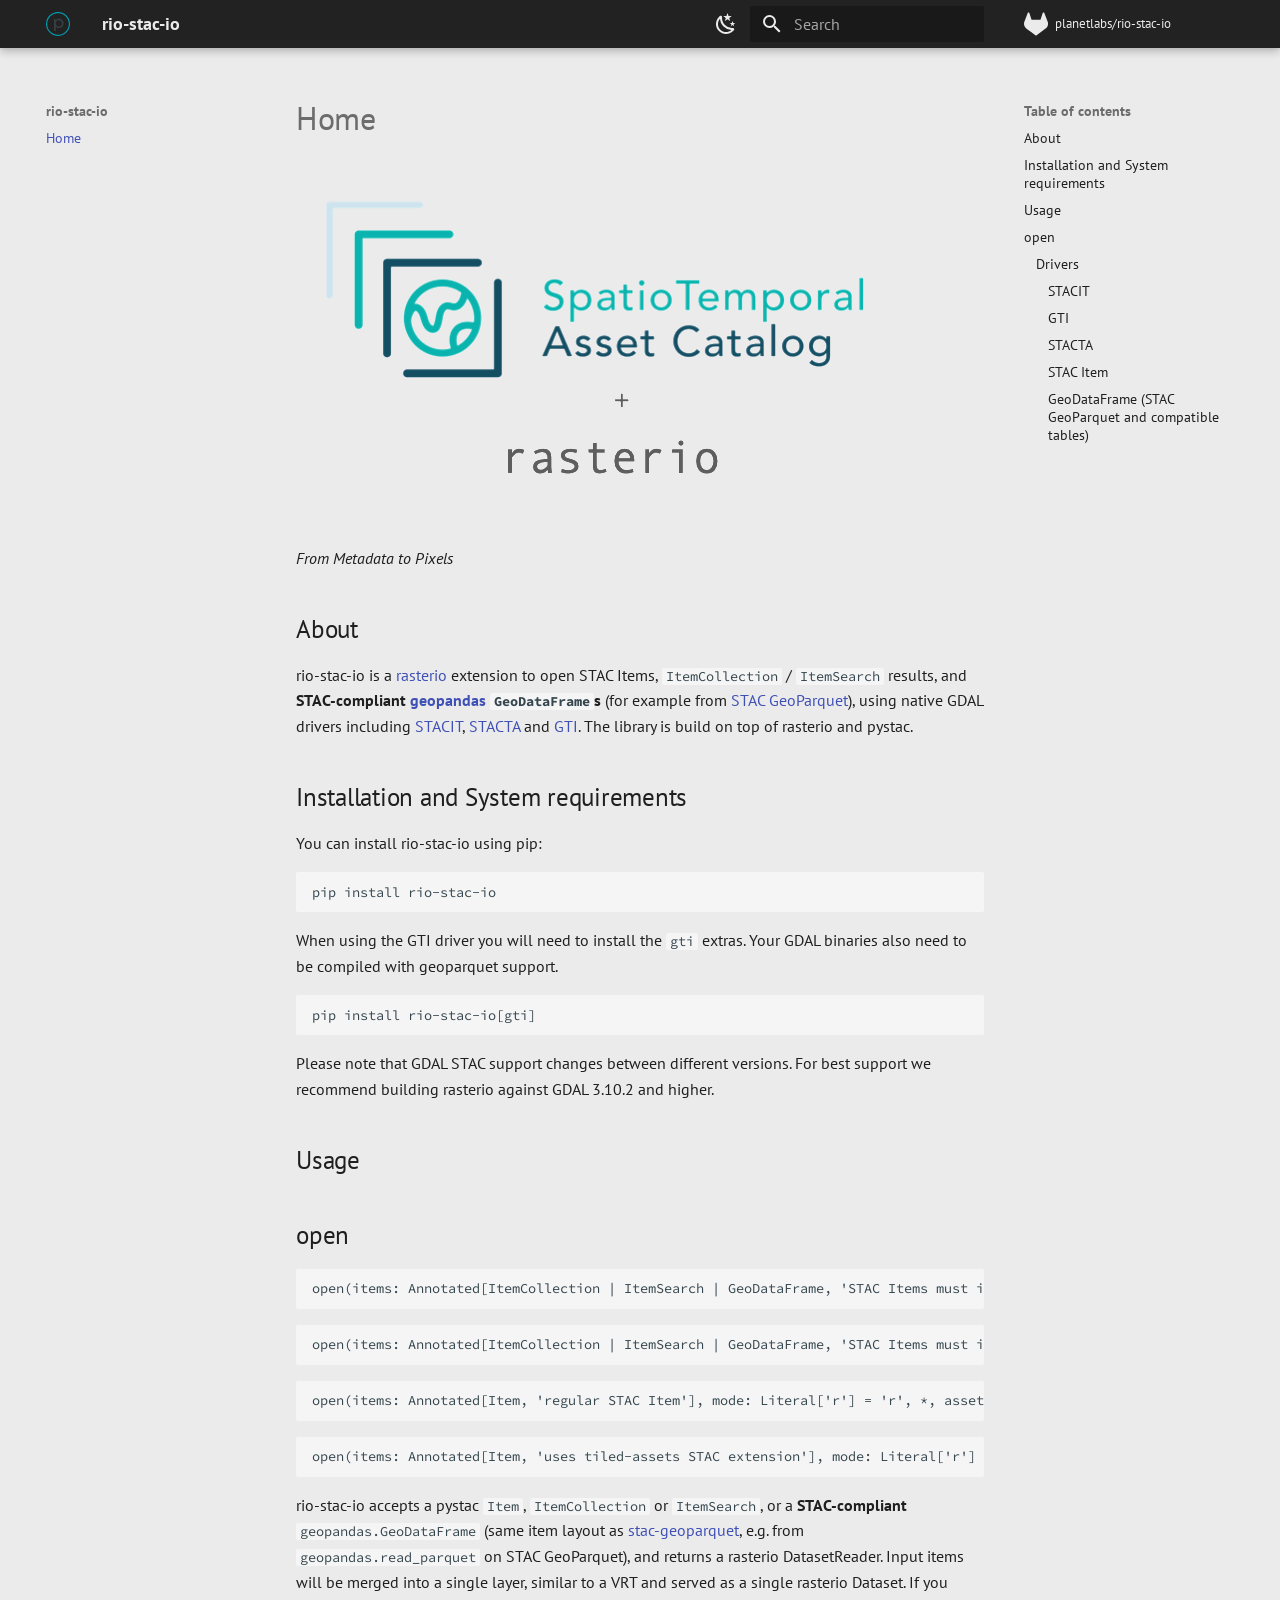
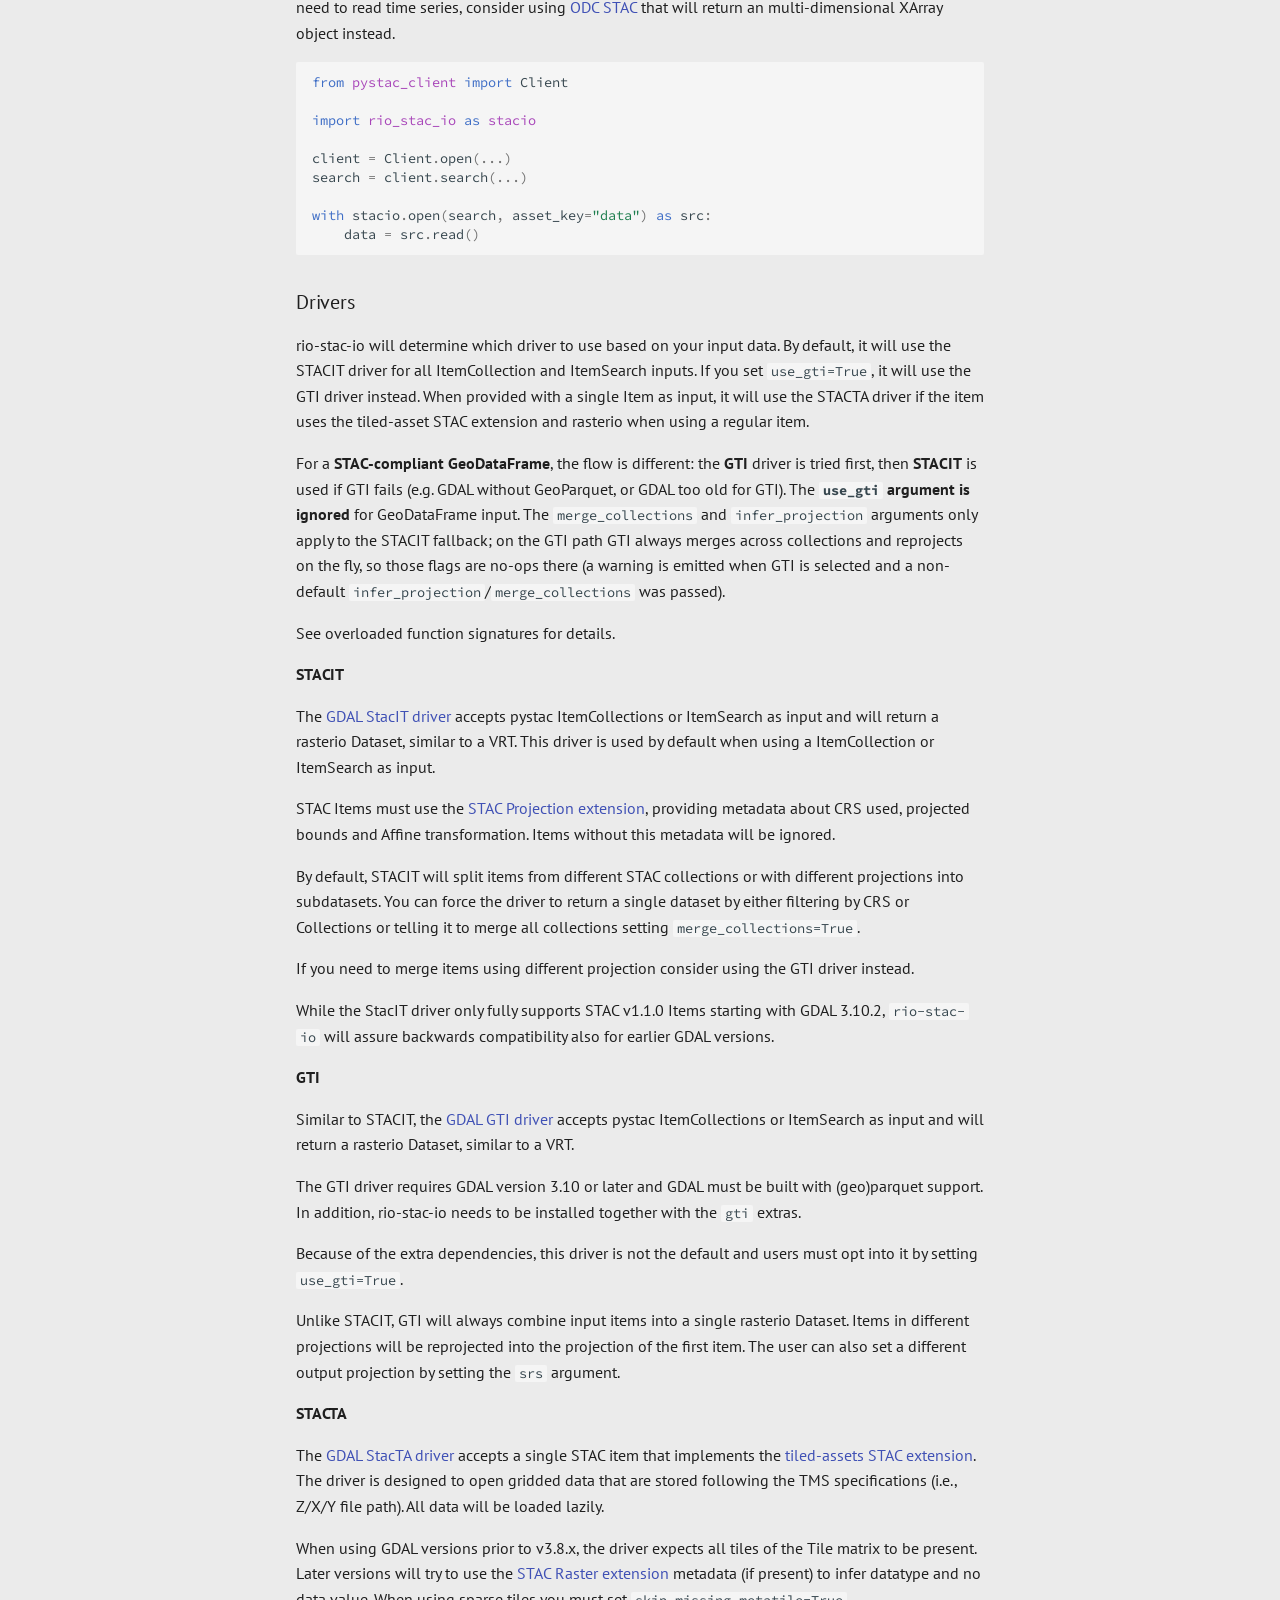
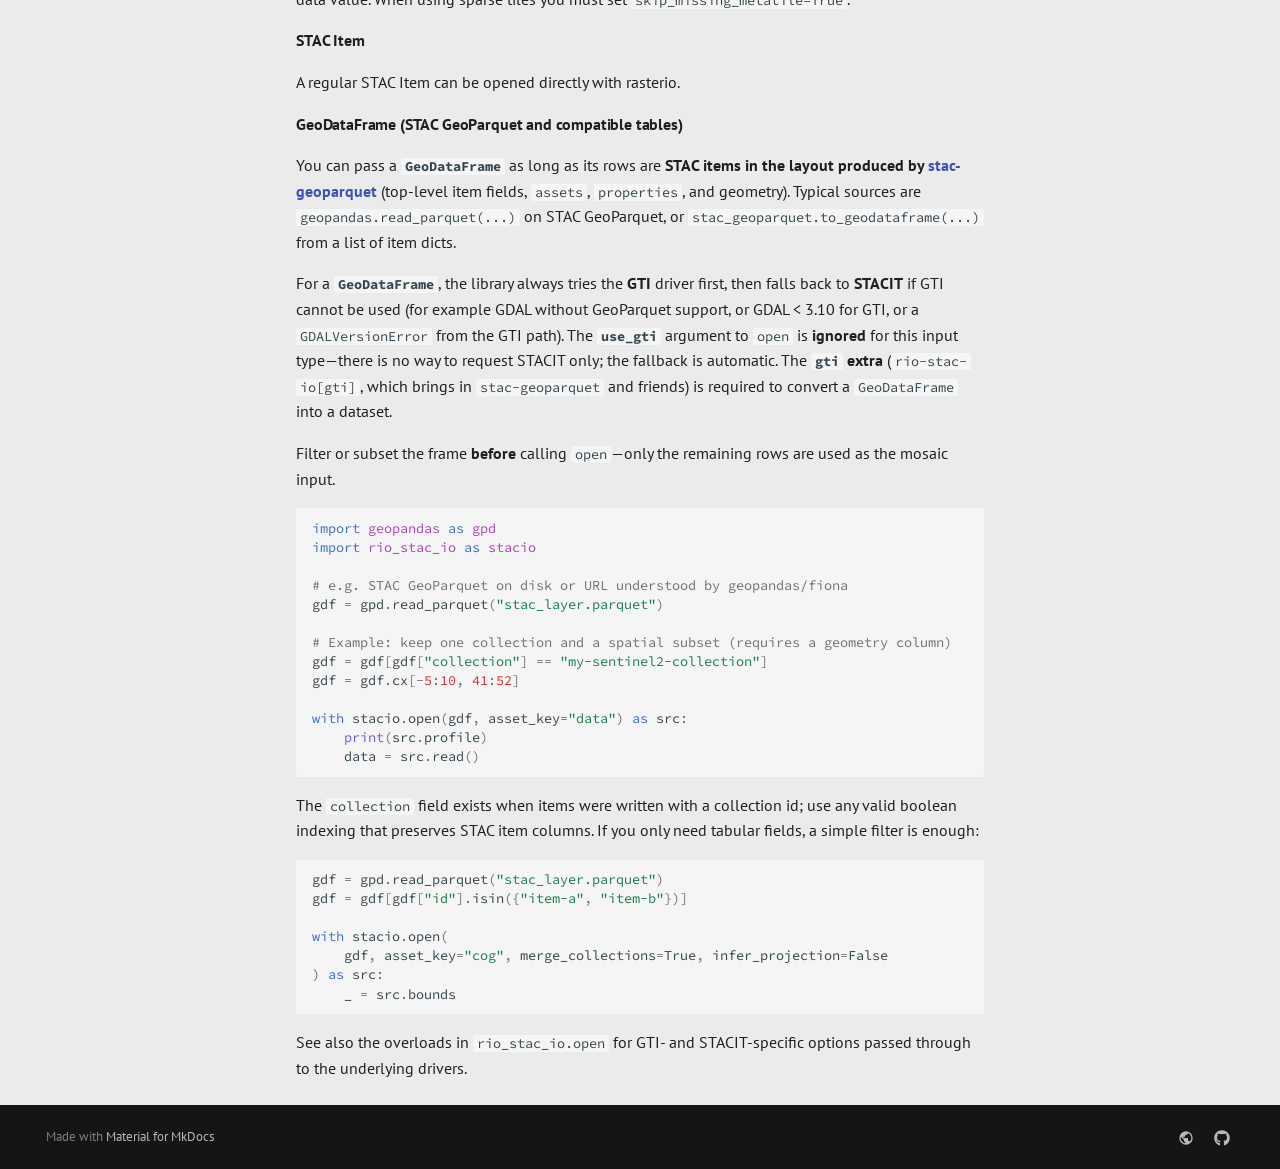
<file: index.html>
<!doctype html>
<html lang="en" class="no-js">
  <head>
    
      <meta charset="utf-8">
      <meta name="viewport" content="width=device-width,initial-scale=1">
      
      
      
        <link rel="canonical" href="https://planetlabs.github.io/rio-stac-io/">
      
      
      
      
        
      
      
      <link rel="icon" href="img/favicon.ico">
      <meta name="generator" content="mkdocs-1.6.1, mkdocs-material-9.7.7">
    
    
      
        <title>rio-stac-io</title>
      
    
    
      <link rel="stylesheet" href="assets/stylesheets/main.ec1eaa64.min.css">
      
        
        <link rel="stylesheet" href="assets/stylesheets/palette.ab4e12ef.min.css">
      
      


    
    
      
    
    
      
        
        
        <link rel="preconnect" href="https://fonts.gstatic.com" crossorigin>
        <link rel="stylesheet" href="https://fonts.googleapis.com/css?family=PT+Sans:300,300i,400,400i,700,700i%7CSource+Code+Pro:400,400i,700,700i&display=fallback">
        <style>:root{--md-text-font:"PT Sans";--md-code-font:"Source Code Pro"}</style>
      
    
    
      <link rel="stylesheet" href="assets/_mkdocstrings.css">
    
      <link rel="stylesheet" href="css/style.css">
    
    <script>__md_scope=new URL(".",location),__md_hash=e=>[...e].reduce(((e,_)=>(e<<5)-e+_.charCodeAt(0)),0),__md_get=(e,_=localStorage,t=__md_scope)=>JSON.parse(_.getItem(t.pathname+"."+e)),__md_set=(e,_,t=localStorage,a=__md_scope)=>{try{t.setItem(a.pathname+"."+e,JSON.stringify(_))}catch(e){}}</script>
    
      

    
    
  </head>
  
  
    
    
      
    
    
    
    
    <body dir="ltr" data-md-color-scheme="salo-light" data-md-color-primary="indigo" data-md-color-accent="indigo">
  
    
    <input class="md-toggle" data-md-toggle="drawer" type="checkbox" id="__drawer" autocomplete="off">
    <input class="md-toggle" data-md-toggle="search" type="checkbox" id="__search" autocomplete="off">
    <label class="md-overlay" for="__drawer"></label>
    <div data-md-component="skip">
      
        
        <a href="#about" class="md-skip">
          Skip to content
        </a>
      
    </div>
    <div data-md-component="announce">
      
    </div>
    
    
      

  

<header class="md-header md-header--shadow" data-md-component="header">
  <nav class="md-header__inner md-grid" aria-label="Header">
    <a href="." title="rio-stac-io" class="md-header__button md-logo" aria-label="rio-stac-io" data-md-component="logo">
      
  <img src="img/PL.svg" alt="logo">

    </a>
    <label class="md-header__button md-icon" for="__drawer">
      
      <svg xmlns="http://www.w3.org/2000/svg" viewBox="0 0 24 24"><path d="M3 6h18v2H3zm0 5h18v2H3zm0 5h18v2H3z"/></svg>
    </label>
    <div class="md-header__title" data-md-component="header-title">
      <div class="md-header__ellipsis">
        <div class="md-header__topic">
          <span class="md-ellipsis">
            rio-stac-io
          </span>
        </div>
        <div class="md-header__topic" data-md-component="header-topic">
          <span class="md-ellipsis">
            
              Home
            
          </span>
        </div>
      </div>
    </div>
    
      
        <form class="md-header__option" data-md-component="palette">
  
    
    
    
    <input class="md-option" data-md-color-media="(prefers-color-scheme: light)" data-md-color-scheme="salo-light" data-md-color-primary="indigo" data-md-color-accent="indigo"  aria-label="Dark mode"  type="radio" name="__palette" id="__palette_0">
    
      <label class="md-header__button md-icon" title="Dark mode" for="__palette_1" hidden>
        <svg xmlns="http://www.w3.org/2000/svg" viewBox="0 0 24 24"><path d="m17.75 4.09-2.53 1.94.91 3.06-2.63-1.81-2.63 1.81.91-3.06-2.53-1.94L12.44 4l1.06-3 1.06 3zm3.5 6.91-1.64 1.25.59 1.98-1.7-1.17-1.7 1.17.59-1.98L15.75 11l2.06-.05L18.5 9l.69 1.95zm-2.28 4.95c.83-.08 1.72 1.1 1.19 1.85-.32.45-.66.87-1.08 1.27C15.17 23 8.84 23 4.94 19.07c-3.91-3.9-3.91-10.24 0-14.14.4-.4.82-.76 1.27-1.08.75-.53 1.93.36 1.85 1.19-.27 2.86.69 5.83 2.89 8.02a9.96 9.96 0 0 0 8.02 2.89m-1.64 2.02a12.08 12.08 0 0 1-7.8-3.47c-2.17-2.19-3.33-5-3.49-7.82-2.81 3.14-2.7 7.96.31 10.98 3.02 3.01 7.84 3.12 10.98.31"/></svg>
      </label>
    
  
    
    
    
    <input class="md-option" data-md-color-media="(prefers-color-scheme: dark)" data-md-color-scheme="slate" data-md-color-primary="indigo" data-md-color-accent="indigo"  aria-label="Light mode"  type="radio" name="__palette" id="__palette_1">
    
      <label class="md-header__button md-icon" title="Light mode" for="__palette_0" hidden>
        <svg xmlns="http://www.w3.org/2000/svg" viewBox="0 0 24 24"><path d="M12 7a5 5 0 0 1 5 5 5 5 0 0 1-5 5 5 5 0 0 1-5-5 5 5 0 0 1 5-5m0 2a3 3 0 0 0-3 3 3 3 0 0 0 3 3 3 3 0 0 0 3-3 3 3 0 0 0-3-3m0-7 2.39 3.42C13.65 5.15 12.84 5 12 5s-1.65.15-2.39.42zM3.34 7l4.16-.35A7.2 7.2 0 0 0 5.94 8.5c-.44.74-.69 1.5-.83 2.29zm.02 10 1.76-3.77a7.131 7.131 0 0 0 2.38 4.14zM20.65 7l-1.77 3.79a7.02 7.02 0 0 0-2.38-4.15zm-.01 10-4.14.36c.59-.51 1.12-1.14 1.54-1.86.42-.73.69-1.5.83-2.29zM12 22l-2.41-3.44c.74.27 1.55.44 2.41.44.82 0 1.63-.17 2.37-.44z"/></svg>
      </label>
    
  
</form>
      
    
    
      <script>var palette=__md_get("__palette");if(palette&&palette.color){if("(prefers-color-scheme)"===palette.color.media){var media=matchMedia("(prefers-color-scheme: light)"),input=document.querySelector(media.matches?"[data-md-color-media='(prefers-color-scheme: light)']":"[data-md-color-media='(prefers-color-scheme: dark)']");palette.color.media=input.getAttribute("data-md-color-media"),palette.color.scheme=input.getAttribute("data-md-color-scheme"),palette.color.primary=input.getAttribute("data-md-color-primary"),palette.color.accent=input.getAttribute("data-md-color-accent")}for(var[key,value]of Object.entries(palette.color))document.body.setAttribute("data-md-color-"+key,value)}</script>
    
    
    
      
      
        <label class="md-header__button md-icon" for="__search">
          
          <svg xmlns="http://www.w3.org/2000/svg" viewBox="0 0 24 24"><path d="M9.5 3A6.5 6.5 0 0 1 16 9.5c0 1.61-.59 3.09-1.56 4.23l.27.27h.79l5 5-1.5 1.5-5-5v-.79l-.27-.27A6.52 6.52 0 0 1 9.5 16 6.5 6.5 0 0 1 3 9.5 6.5 6.5 0 0 1 9.5 3m0 2C7 5 5 7 5 9.5S7 14 9.5 14 14 12 14 9.5 12 5 9.5 5"/></svg>
        </label>
        <div class="md-search" data-md-component="search" role="dialog">
  <label class="md-search__overlay" for="__search"></label>
  <div class="md-search__inner" role="search">
    <form class="md-search__form" name="search">
      <input type="text" class="md-search__input" name="query" aria-label="Search" placeholder="Search" autocapitalize="off" autocorrect="off" autocomplete="off" spellcheck="false" data-md-component="search-query" required>
      <label class="md-search__icon md-icon" for="__search">
        
        <svg xmlns="http://www.w3.org/2000/svg" viewBox="0 0 24 24"><path d="M9.5 3A6.5 6.5 0 0 1 16 9.5c0 1.61-.59 3.09-1.56 4.23l.27.27h.79l5 5-1.5 1.5-5-5v-.79l-.27-.27A6.52 6.52 0 0 1 9.5 16 6.5 6.5 0 0 1 3 9.5 6.5 6.5 0 0 1 9.5 3m0 2C7 5 5 7 5 9.5S7 14 9.5 14 14 12 14 9.5 12 5 9.5 5"/></svg>
        
        <svg xmlns="http://www.w3.org/2000/svg" viewBox="0 0 24 24"><path d="M20 11v2H8l5.5 5.5-1.42 1.42L4.16 12l7.92-7.92L13.5 5.5 8 11z"/></svg>
      </label>
      <nav class="md-search__options" aria-label="Search">
        
        <button type="reset" class="md-search__icon md-icon" title="Clear" aria-label="Clear" tabindex="-1">
          
          <svg xmlns="http://www.w3.org/2000/svg" viewBox="0 0 24 24"><path d="M19 6.41 17.59 5 12 10.59 6.41 5 5 6.41 10.59 12 5 17.59 6.41 19 12 13.41 17.59 19 19 17.59 13.41 12z"/></svg>
        </button>
      </nav>
      
    </form>
    <div class="md-search__output">
      <div class="md-search__scrollwrap" tabindex="0" data-md-scrollfix>
        <div class="md-search-result" data-md-component="search-result">
          <div class="md-search-result__meta">
            Initializing search
          </div>
          <ol class="md-search-result__list" role="presentation"></ol>
        </div>
      </div>
    </div>
  </div>
</div>
      
    
    
      <div class="md-header__source">
        <a href="https://github.com/planetlabs/rio-stac-io" title="Go to repository" class="md-source" data-md-component="source">
  <div class="md-source__icon md-icon">
    
    <svg xmlns="http://www.w3.org/2000/svg" viewBox="0 0 512 512"><!--! Font Awesome Free 7.1.0 by @fontawesome - https://fontawesome.com License - https://fontawesome.com/license/free (Icons: CC BY 4.0, Fonts: SIL OFL 1.1, Code: MIT License) Copyright 2025 Fonticons, Inc.--><path d="m504 204.6-.7-1.8L433.6 21c-1.4-3.6-3.9-6.6-7.2-8.6-2.4-1.6-5.1-2.5-8-2.8s-5.7.1-8.4 1.1-5.1 2.7-7.1 4.8c-1.9 2.1-3.3 4.7-4.1 7.4l-47 144H161.3l-47.1-144c-.8-2.8-2.2-5.3-4.1-7.4-2-2.1-4.4-3.7-7.1-4.8-2.6-1-5.5-1.4-8.4-1.1s-5.6 1.2-8 2.8c-3.2 2-5.8 5.1-7.2 8.6L9.8 202.8l-.8 1.8c-10 26.2-11.3 55-3.5 82 7.7 26.9 24 50.7 46.4 67.6l.3.2.6.4 106 79.5c38.5 29.1 66.7 50.3 84.6 63.9 3.7 1.9 8.3 4.3 13 4.3s9.3-2.4 13-4.3c17.9-13.5 46.1-34.9 84.6-63.9l106.7-79.9.3-.3c22.4-16.9 38.7-40.6 45.6-67.5 8.6-27 7.4-55.8-2.6-82"/></svg>
  </div>
  <div class="md-source__repository">
    planetlabs/rio-stac-io
  </div>
</a>
      </div>
    
  </nav>
  
</header>
    
    <div class="md-container" data-md-component="container">
      
      
        
          
        
      
      <main class="md-main" data-md-component="main">
        <div class="md-main__inner md-grid">
          
            
              
              <div class="md-sidebar md-sidebar--primary" data-md-component="sidebar" data-md-type="navigation" >
                <div class="md-sidebar__scrollwrap">
                  <div class="md-sidebar__inner">
                    



<nav class="md-nav md-nav--primary" aria-label="Navigation" data-md-level="0">
  <label class="md-nav__title" for="__drawer">
    <a href="." title="rio-stac-io" class="md-nav__button md-logo" aria-label="rio-stac-io" data-md-component="logo">
      
  <img src="img/PL.svg" alt="logo">

    </a>
    rio-stac-io
  </label>
  
    <div class="md-nav__source">
      <a href="https://github.com/planetlabs/rio-stac-io" title="Go to repository" class="md-source" data-md-component="source">
  <div class="md-source__icon md-icon">
    
    <svg xmlns="http://www.w3.org/2000/svg" viewBox="0 0 512 512"><!--! Font Awesome Free 7.1.0 by @fontawesome - https://fontawesome.com License - https://fontawesome.com/license/free (Icons: CC BY 4.0, Fonts: SIL OFL 1.1, Code: MIT License) Copyright 2025 Fonticons, Inc.--><path d="m504 204.6-.7-1.8L433.6 21c-1.4-3.6-3.9-6.6-7.2-8.6-2.4-1.6-5.1-2.5-8-2.8s-5.7.1-8.4 1.1-5.1 2.7-7.1 4.8c-1.9 2.1-3.3 4.7-4.1 7.4l-47 144H161.3l-47.1-144c-.8-2.8-2.2-5.3-4.1-7.4-2-2.1-4.4-3.7-7.1-4.8-2.6-1-5.5-1.4-8.4-1.1s-5.6 1.2-8 2.8c-3.2 2-5.8 5.1-7.2 8.6L9.8 202.8l-.8 1.8c-10 26.2-11.3 55-3.5 82 7.7 26.9 24 50.7 46.4 67.6l.3.2.6.4 106 79.5c38.5 29.1 66.7 50.3 84.6 63.9 3.7 1.9 8.3 4.3 13 4.3s9.3-2.4 13-4.3c17.9-13.5 46.1-34.9 84.6-63.9l106.7-79.9.3-.3c22.4-16.9 38.7-40.6 45.6-67.5 8.6-27 7.4-55.8-2.6-82"/></svg>
  </div>
  <div class="md-source__repository">
    planetlabs/rio-stac-io
  </div>
</a>
    </div>
  
  <ul class="md-nav__list" data-md-scrollfix>
    
      
      
  
  
    
  
  
  
    <li class="md-nav__item md-nav__item--active">
      
      <input class="md-nav__toggle md-toggle" type="checkbox" id="__toc">
      
      
      
        <label class="md-nav__link md-nav__link--active" for="__toc">
          
  
  
  <span class="md-ellipsis">
    
  
    Home
  

    
  </span>
  
  

          <span class="md-nav__icon md-icon"></span>
        </label>
      
      <a href="." class="md-nav__link md-nav__link--active">
        
  
  
  <span class="md-ellipsis">
    
  
    Home
  

    
  </span>
  
  

      </a>
      
        

<nav class="md-nav md-nav--secondary" aria-label="Table of contents">
  
  
  
  
    <label class="md-nav__title" for="__toc">
      <span class="md-nav__icon md-icon"></span>
      Table of contents
    </label>
    <ul class="md-nav__list" data-md-component="toc" data-md-scrollfix>
      
        <li class="md-nav__item">
  <a href="#about" class="md-nav__link">
    <span class="md-ellipsis">
      
        About
      
    </span>
  </a>
  
</li>
      
        <li class="md-nav__item">
  <a href="#installation-and-system-requirements" class="md-nav__link">
    <span class="md-ellipsis">
      
        Installation and System requirements
      
    </span>
  </a>
  
</li>
      
        <li class="md-nav__item">
  <a href="#usage" class="md-nav__link">
    <span class="md-ellipsis">
      
        Usage
      
    </span>
  </a>
  
</li>
      
        <li class="md-nav__item">
  <a href="#rio_stac_io.io.open" class="md-nav__link">
    <span class="md-ellipsis">
      
        open
      
    </span>
  </a>
  
    <nav class="md-nav" aria-label="open">
      <ul class="md-nav__list">
        
          <li class="md-nav__item">
  <a href="#rio_stac_io.io.open--drivers" class="md-nav__link">
    <span class="md-ellipsis">
      
        Drivers
      
    </span>
  </a>
  
    <nav class="md-nav" aria-label="Drivers">
      <ul class="md-nav__list">
        
          <li class="md-nav__item">
  <a href="#stacit" class="md-nav__link">
    <span class="md-ellipsis">
      
        STACIT
      
    </span>
  </a>
  
</li>
        
          <li class="md-nav__item">
  <a href="#gti" class="md-nav__link">
    <span class="md-ellipsis">
      
        GTI
      
    </span>
  </a>
  
</li>
        
          <li class="md-nav__item">
  <a href="#stacta" class="md-nav__link">
    <span class="md-ellipsis">
      
        STACTA
      
    </span>
  </a>
  
</li>
        
          <li class="md-nav__item">
  <a href="#stac-item" class="md-nav__link">
    <span class="md-ellipsis">
      
        STAC Item
      
    </span>
  </a>
  
</li>
        
          <li class="md-nav__item">
  <a href="#geodataframe-stac-geoparquet-and-compatible-tables" class="md-nav__link">
    <span class="md-ellipsis">
      
        GeoDataFrame (STAC GeoParquet and compatible tables)
      
    </span>
  </a>
  
</li>
        
      </ul>
    </nav>
  
</li>
        
      </ul>
    </nav>
  
</li>
      
    </ul>
  
</nav>
      
    </li>
  

    
  </ul>
</nav>
                  </div>
                </div>
              </div>
            
            
              
              <div class="md-sidebar md-sidebar--secondary" data-md-component="sidebar" data-md-type="toc" >
                <div class="md-sidebar__scrollwrap">
                  <div class="md-sidebar__inner">
                    

<nav class="md-nav md-nav--secondary" aria-label="Table of contents">
  
  
  
  
    <label class="md-nav__title" for="__toc">
      <span class="md-nav__icon md-icon"></span>
      Table of contents
    </label>
    <ul class="md-nav__list" data-md-component="toc" data-md-scrollfix>
      
        <li class="md-nav__item">
  <a href="#about" class="md-nav__link">
    <span class="md-ellipsis">
      
        About
      
    </span>
  </a>
  
</li>
      
        <li class="md-nav__item">
  <a href="#installation-and-system-requirements" class="md-nav__link">
    <span class="md-ellipsis">
      
        Installation and System requirements
      
    </span>
  </a>
  
</li>
      
        <li class="md-nav__item">
  <a href="#usage" class="md-nav__link">
    <span class="md-ellipsis">
      
        Usage
      
    </span>
  </a>
  
</li>
      
        <li class="md-nav__item">
  <a href="#rio_stac_io.io.open" class="md-nav__link">
    <span class="md-ellipsis">
      
        open
      
    </span>
  </a>
  
    <nav class="md-nav" aria-label="open">
      <ul class="md-nav__list">
        
          <li class="md-nav__item">
  <a href="#rio_stac_io.io.open--drivers" class="md-nav__link">
    <span class="md-ellipsis">
      
        Drivers
      
    </span>
  </a>
  
    <nav class="md-nav" aria-label="Drivers">
      <ul class="md-nav__list">
        
          <li class="md-nav__item">
  <a href="#stacit" class="md-nav__link">
    <span class="md-ellipsis">
      
        STACIT
      
    </span>
  </a>
  
</li>
        
          <li class="md-nav__item">
  <a href="#gti" class="md-nav__link">
    <span class="md-ellipsis">
      
        GTI
      
    </span>
  </a>
  
</li>
        
          <li class="md-nav__item">
  <a href="#stacta" class="md-nav__link">
    <span class="md-ellipsis">
      
        STACTA
      
    </span>
  </a>
  
</li>
        
          <li class="md-nav__item">
  <a href="#stac-item" class="md-nav__link">
    <span class="md-ellipsis">
      
        STAC Item
      
    </span>
  </a>
  
</li>
        
          <li class="md-nav__item">
  <a href="#geodataframe-stac-geoparquet-and-compatible-tables" class="md-nav__link">
    <span class="md-ellipsis">
      
        GeoDataFrame (STAC GeoParquet and compatible tables)
      
    </span>
  </a>
  
</li>
        
      </ul>
    </nav>
  
</li>
        
      </ul>
    </nav>
  
</li>
      
    </ul>
  
</nav>
                  </div>
                </div>
              </div>
            
          
          
            <div class="md-content" data-md-component="content">
              
              <article class="md-content__inner md-typeset">
                
                  


  
  


  <h1>Home</h1>

<p><img alt="rio-stac-io" src="img/rio-stac-io.png" /></p>
<p><em>From Metadata to Pixels</em></p>
<h2 id="about">About<a class="headerlink" href="#about" title="Permanent link">&para;</a></h2>
<p>rio-stac-io is a <a href="https://github.com/rasterio/rasterio">rasterio</a> extension to open STAC Items, <code>ItemCollection</code> / <code>ItemSearch</code> results, and <strong>STAC‑compliant <a href="https://geopandas.org/">geopandas</a> <code>GeoDataFrame</code>s</strong> (for example from <a href="https://github.com/stac-utils/stac-geoparquet">STAC GeoParquet</a>), using native GDAL drivers including <a href="https://gdal.org/en/stable/drivers/raster/stacit.html">STACIT</a>, <a href="https://gdal.org/en/stable/drivers/raster/stacta.html">STACTA</a> and <a href="https://gdal.org/en/stable/drivers/raster/gti.html">GTI</a>. The library is build on top of rasterio and pystac.</p>
<h2 id="installation-and-system-requirements">Installation and System requirements<a class="headerlink" href="#installation-and-system-requirements" title="Permanent link">&para;</a></h2>
<p>You can install rio-stac-io using pip:</p>
<div class="highlight"><pre><span></span><code>pip install rio-stac-io
</code></pre></div>
<p>When using the GTI driver you will need to install the <code>gti</code> extras. Your GDAL binaries also need to be compiled with geoparquet support.</p>
<div class="highlight"><pre><span></span><code>pip install rio-stac-io[gti]
</code></pre></div>
<p>Please note that GDAL STAC support changes between different versions. For best support we recommend building rasterio against GDAL 3.10.2 and higher.</p>
<h2 id="usage">Usage<a class="headerlink" href="#usage" title="Permanent link">&para;</a></h2>


<div class="doc doc-object doc-module">




    <div class="doc doc-contents first">










<div class="doc doc-children">










<div class="doc doc-object doc-function">


<h2 id="rio_stac_io.io.open" class="doc doc-heading">
            <span class="doc doc-object-name doc-function-name">open</span>


<a href="#rio_stac_io.io.open" class="headerlink" title="Permanent link">&para;</a></h2>
          <div class="doc-overloads">
<div class="doc-signature codehilite"><pre><span></span><code><span class="nf">open</span><span class="p">(</span><span class="n">items</span><span class="p">:</span> <span class="n">Annotated</span><span class="p">[</span><span class="n">ItemCollection</span> <span class="o">|</span> <span class="n">ItemSearch</span> <span class="o">|</span> <span class="n">GeoDataFrame</span><span class="p">,</span> <span class="s1">'STAC Items must implement the Projection STAC extension'</span><span class="p">],</span> <span class="n">mode</span><span class="p">:</span> <span class="n">Literal</span><span class="p">[</span><span class="s1">'r'</span><span class="p">]</span> <span class="o">=</span> <span class="s1">'r'</span><span class="p">,</span> <span class="o">*</span><span class="p">,</span> <span class="n">asset_key</span><span class="p">:</span> <span class="nb">str</span><span class="p">,</span> <span class="n">use_gti</span><span class="p">:</span> <span class="n">Literal</span><span class="p">[</span><span class="kc">False</span><span class="p">]</span> <span class="o">=</span> <span class="kc">False</span><span class="p">,</span> <span class="n">merge_collections</span><span class="p">:</span> <span class="nb">bool</span> <span class="o">=</span> <span class="kc">False</span><span class="p">,</span> <span class="n">infer_projection</span><span class="p">:</span> <span class="nb">bool</span> <span class="o">=</span> <span class="kc">False</span><span class="p">,</span> <span class="n">max_items</span><span class="p">:</span> <span class="nb">int</span> <span class="o">=</span> <span class="mi">1000</span><span class="p">,</span> <span class="n">collection</span><span class="p">:</span> <span class="nb">str</span> <span class="o">|</span> <span class="kc">None</span> <span class="o">=</span> <span class="kc">None</span><span class="p">,</span> <span class="n">crs</span><span class="p">:</span> <span class="nb">str</span> <span class="o">|</span> <span class="kc">None</span> <span class="o">=</span> <span class="kc">None</span><span class="p">,</span> <span class="n">resolution</span><span class="p">:</span> <span class="n">Literal</span><span class="p">[</span><span class="s1">'AVERAGE'</span><span class="p">,</span> <span class="s1">'HIGHEST'</span><span class="p">,</span> <span class="s1">'LOWEST'</span><span class="p">]</span> <span class="o">=</span> <span class="s1">'AVERAGE'</span><span class="p">,</span> <span class="n">overlap_strategy</span><span class="p">:</span> <span class="n">Literal</span><span class="p">[</span><span class="s1">'REMOVE_IF_NO_NODATA'</span><span class="p">,</span> <span class="s1">'USE_ALL'</span><span class="p">,</span> <span class="s1">'USE_MOST_RECENT'</span><span class="p">]</span> <span class="o">=</span> <span class="s1">'REMOVE_IF_NO_NODATA'</span><span class="p">)</span> <span class="o">-&gt;</span> <span class="n">STACITDatasetReader</span>
</code></pre></div><div class="doc-signature codehilite"><pre><span></span><code><span class="nf">open</span><span class="p">(</span><span class="n">items</span><span class="p">:</span> <span class="n">Annotated</span><span class="p">[</span><span class="n">ItemCollection</span> <span class="o">|</span> <span class="n">ItemSearch</span> <span class="o">|</span> <span class="n">GeoDataFrame</span><span class="p">,</span> <span class="s1">'STAC Items must implement the Projection STAC extension'</span><span class="p">],</span> <span class="n">mode</span><span class="p">:</span> <span class="n">Literal</span><span class="p">[</span><span class="s1">'r'</span><span class="p">]</span> <span class="o">=</span> <span class="s1">'r'</span><span class="p">,</span> <span class="o">*</span><span class="p">,</span> <span class="n">asset_key</span><span class="p">:</span> <span class="nb">str</span><span class="p">,</span> <span class="n">use_gti</span><span class="p">:</span> <span class="n">Literal</span><span class="p">[</span><span class="kc">True</span><span class="p">]</span> <span class="o">=</span> <span class="kc">True</span><span class="p">,</span> <span class="n">sort_field</span><span class="p">:</span> <span class="nb">str</span> <span class="o">|</span> <span class="kc">None</span> <span class="o">=</span> <span class="kc">None</span><span class="p">,</span> <span class="n">sort_field_asc</span><span class="p">:</span> <span class="nb">bool</span> <span class="o">=</span> <span class="kc">True</span><span class="p">,</span> <span class="nb">filter</span><span class="p">:</span> <span class="nb">str</span> <span class="o">|</span> <span class="kc">None</span> <span class="o">=</span> <span class="kc">None</span><span class="p">,</span> <span class="n">resx</span><span class="p">:</span> <span class="nb">float</span> <span class="o">|</span> <span class="kc">None</span> <span class="o">=</span> <span class="kc">None</span><span class="p">,</span> <span class="n">resy</span><span class="p">:</span> <span class="nb">float</span> <span class="o">|</span> <span class="kc">None</span> <span class="o">=</span> <span class="kc">None</span><span class="p">,</span> <span class="n">srs</span><span class="p">:</span> <span class="nb">str</span> <span class="o">|</span> <span class="kc">None</span> <span class="o">=</span> <span class="kc">None</span><span class="p">,</span> <span class="n">minx</span><span class="p">:</span> <span class="nb">float</span> <span class="o">|</span> <span class="kc">None</span> <span class="o">=</span> <span class="kc">None</span><span class="p">,</span> <span class="n">miny</span><span class="p">:</span> <span class="nb">float</span> <span class="o">|</span> <span class="kc">None</span> <span class="o">=</span> <span class="kc">None</span><span class="p">,</span> <span class="n">maxx</span><span class="p">:</span> <span class="nb">float</span> <span class="o">|</span> <span class="kc">None</span> <span class="o">=</span> <span class="kc">None</span><span class="p">,</span> <span class="n">maxy</span><span class="p">:</span> <span class="nb">float</span> <span class="o">|</span> <span class="kc">None</span> <span class="o">=</span> <span class="kc">None</span><span class="p">)</span> <span class="o">-&gt;</span> <span class="n">GTIDatasetReader</span>
</code></pre></div><div class="doc-signature codehilite"><pre><span></span><code><span class="nf">open</span><span class="p">(</span><span class="n">items</span><span class="p">:</span> <span class="n">Annotated</span><span class="p">[</span><span class="n">Item</span><span class="p">,</span> <span class="s1">'regular STAC Item'</span><span class="p">],</span> <span class="n">mode</span><span class="p">:</span> <span class="n">Literal</span><span class="p">[</span><span class="s1">'r'</span><span class="p">]</span> <span class="o">=</span> <span class="s1">'r'</span><span class="p">,</span> <span class="o">*</span><span class="p">,</span> <span class="n">asset_key</span><span class="p">:</span> <span class="nb">str</span><span class="p">)</span> <span class="o">-&gt;</span> <span class="n">rio</span><span class="o">.</span><span class="n">DatasetReader</span>
</code></pre></div><div class="doc-signature codehilite"><pre><span></span><code><span class="nf">open</span><span class="p">(</span><span class="n">items</span><span class="p">:</span> <span class="n">Annotated</span><span class="p">[</span><span class="n">Item</span><span class="p">,</span> <span class="s1">'uses tiled-assets STAC extension'</span><span class="p">],</span> <span class="n">mode</span><span class="p">:</span> <span class="n">Literal</span><span class="p">[</span><span class="s1">'r'</span><span class="p">]</span> <span class="o">=</span> <span class="s1">'r'</span><span class="p">,</span> <span class="o">*</span><span class="p">,</span> <span class="n">asset_key</span><span class="p">:</span> <span class="nb">str</span><span class="p">,</span> <span class="n">zoom_level</span><span class="p">:</span> <span class="nb">int</span> <span class="o">|</span> <span class="kc">None</span> <span class="o">=</span> <span class="kc">None</span><span class="p">,</span> <span class="n">whole_metatile</span><span class="p">:</span> <span class="nb">bool</span> <span class="o">=</span> <span class="kc">True</span><span class="p">,</span> <span class="n">skip_missing_metatile</span><span class="p">:</span> <span class="nb">bool</span> <span class="o">=</span> <span class="kc">True</span><span class="p">)</span> <span class="o">-&gt;</span> <span class="n">STACTADatasetReader</span>
</code></pre></div>          </div>


    <div class="doc doc-contents ">

        <p>rio-stac-io accepts a pystac <code>Item</code>, <code>ItemCollection</code> or <code>ItemSearch</code>,
or a <strong>STAC-compliant</strong> <code>geopandas.GeoDataFrame</code> (same item layout as
<a href="https://github.com/stac-utils/stac-geoparquet">stac-geoparquet</a>, e.g. from
<code>geopandas.read_parquet</code> on STAC GeoParquet), and returns a rasterio
DatasetReader.
Input items will be merged into a single layer,
similar to a VRT and served as a single rasterio Dataset.
If you need to read time series,
consider using <a href="https://github.com/opendatacube/odc-stac">ODC STAC</a>
that will return an multi-dimensional XArray object instead.</p>
<div class="highlight"><pre><span></span><code><span class="kn">from</span><span class="w"> </span><span class="nn">pystac_client</span><span class="w"> </span><span class="kn">import</span> <span class="n">Client</span>

<span class="kn">import</span><span class="w"> </span><span class="nn">rio_stac_io</span><span class="w"> </span><span class="k">as</span><span class="w"> </span><span class="nn">stacio</span>

<span class="n">client</span> <span class="o">=</span> <span class="n">Client</span><span class="o">.</span><span class="n">open</span><span class="p">(</span><span class="o">...</span><span class="p">)</span>
<span class="n">search</span> <span class="o">=</span> <span class="n">client</span><span class="o">.</span><span class="n">search</span><span class="p">(</span><span class="o">...</span><span class="p">)</span>

<span class="k">with</span> <span class="n">stacio</span><span class="o">.</span><span class="n">open</span><span class="p">(</span><span class="n">search</span><span class="p">,</span> <span class="n">asset_key</span><span class="o">=</span><span class="s2">"data"</span><span class="p">)</span> <span class="k">as</span> <span class="n">src</span><span class="p">:</span>
    <span class="n">data</span> <span class="o">=</span> <span class="n">src</span><span class="o">.</span><span class="n">read</span><span class="p">()</span>
</code></pre></div>
<h3 id="rio_stac_io.io.open--drivers">Drivers<a class="headerlink" href="#rio_stac_io.io.open--drivers" title="Permanent link">&para;</a></h3>
<p>rio-stac-io will determine which driver to use based on your input data.
By default, it will use the STACIT driver for all
ItemCollection and ItemSearch inputs.
If you set <code>use_gti=True</code>, it will use the GTI driver instead.
When provided with a single Item as input, it will use the
STACTA driver if the item uses the tiled-asset STAC extension
and rasterio when using a regular item.</p>
<p>For a <strong>STAC-compliant GeoDataFrame</strong>, the flow is different: the <strong>GTI</strong>
driver is tried first, then <strong>STACIT</strong> is used if GTI fails (e.g. GDAL
without GeoParquet, or GDAL too old for GTI). The <strong><code>use_gti</code> argument is
ignored</strong> for GeoDataFrame input. The <code>merge_collections</code> and
<code>infer_projection</code> arguments only apply to the STACIT fallback; on the
GTI path GTI always merges across collections and reprojects on the fly,
so those flags are no-ops there (a warning is emitted when GTI is
selected and a non-default <code>infer_projection</code>/<code>merge_collections</code> was
passed).</p>
<p>See overloaded function signatures for details.</p>


    </div>

</div>



  </div>

    </div>

</div><h4 id="stacit">STACIT<a class="headerlink" href="#stacit" title="Permanent link">&para;</a></h4>
<p>The <a href="https://gdal.org/en/stable/drivers/raster/stacit.html">GDAL StacIT driver</a>
accepts pystac ItemCollections or ItemSearch as input and
will return a rasterio Dataset, similar to a VRT.
This driver is used by default when using a ItemCollection or ItemSearch as input.</p>
<p>STAC Items must use the <a href="https://github.com/stac-extensions/projection">STAC Projection extension</a>,
providing metadata about CRS used, projected bounds and Affine transformation.
Items without this metadata will be ignored.</p>
<p>By default, STACIT will split items from different STAC collections
or with different projections into subdatasets.
You can force the driver to return a single dataset
by either filtering by CRS or Collections or telling it
to merge all collections setting <code>merge_collections=True</code>.</p>
<p>If you need to merge items using different projection
consider using the GTI driver instead.</p>
<p>While the StacIT driver only fully supports STAC v1.1.0
Items starting with GDAL 3.10.2, <code>rio-stac-io</code> will assure
backwards compatibility also for earlier GDAL versions.</p>
<h4 id="gti">GTI<a class="headerlink" href="#gti" title="Permanent link">&para;</a></h4>
<p>Similar to STACIT, the <a href="https://gdal.org/en/stable/drivers/raster/gti.html">GDAL GTI driver</a>
accepts pystac ItemCollections or ItemSearch as input and will return a rasterio Dataset,
similar to a VRT.</p>
<p>The GTI driver requires GDAL version 3.10 or later and GDAL must be built with (geo)parquet support.
In addition, rio-stac-io needs to be installed together with the <code>gti</code> extras.</p>
<p>Because of the extra dependencies, this driver is not the default and users
must opt into it by setting <code>use_gti=True</code>.</p>
<p>Unlike STACIT, GTI will always combine input items into a single rasterio Dataset.
Items in different projections will be reprojected into the projection of the first item.
The user can also set a different output projection by setting the <code>srs</code> argument.</p>
<h4 id="stacta">STACTA<a class="headerlink" href="#stacta" title="Permanent link">&para;</a></h4>
<p>The <a href="https://gdal.org/en/stable/drivers/raster/stacta.html">GDAL StacTA driver</a>
accepts a single STAC item that implements the
<a href="https://github.com/stac-extensions/tiled-assets/tree/main">tiled-assets STAC extension</a>.
The driver is designed to open gridded data that are stored following the TMS specifications
(i.e., Z/X/Y file path). All data will be loaded lazily.</p>
<p>When using GDAL versions prior to v3.8.x, the driver expects all tiles of the Tile matrix to be present.
Later versions will try to use the <a href="https://github.com/stac-extensions/raster/tree/main">STAC Raster extension</a>
metadata (if present) to infer datatype and no data value. When using sparse tiles you must set <code>skip_missing_metatile=True</code>.</p>
<h4 id="stac-item">STAC Item<a class="headerlink" href="#stac-item" title="Permanent link">&para;</a></h4>
<p>A regular STAC Item can be opened directly with rasterio.</p>
<h4 id="geodataframe-stac-geoparquet-and-compatible-tables">GeoDataFrame (STAC GeoParquet and compatible tables)<a class="headerlink" href="#geodataframe-stac-geoparquet-and-compatible-tables" title="Permanent link">&para;</a></h4>
<p>You can pass a <strong><code>GeoDataFrame</code></strong> as long as its rows are <strong>STAC items in the layout produced by <a href="https://github.com/stac-utils/stac-geoparquet">stac-geoparquet</a></strong> (top-level item fields, <code>assets</code>, <code>properties</code>, and geometry). Typical sources are <code>geopandas.read_parquet(...)</code> on STAC GeoParquet, or <code>stac_geoparquet.to_geodataframe(...)</code> from a list of item dicts.</p>
<p>For a <strong><code>GeoDataFrame</code></strong>, the library always tries the <strong>GTI</strong> driver first, then falls back to <strong>STACIT</strong> if GTI cannot be used (for example GDAL without GeoParquet support, or GDAL &lt; 3.10 for GTI, or a <code>GDALVersionError</code> from the GTI path). The <strong><code>use_gti</code></strong> argument to <code>open</code> is <strong>ignored</strong> for this input type—there is no way to request STACIT only; the fallback is automatic. The <strong><code>gti</code> extra</strong> (<code>rio-stac-io[gti]</code>, which brings in <code>stac-geoparquet</code> and friends) is required to convert a <code>GeoDataFrame</code> into a dataset.</p>
<p>Filter or subset the frame <strong>before</strong> calling <code>open</code>—only the remaining rows are used as the mosaic input.</p>
<div class="highlight"><pre><span></span><code><span class="kn">import</span><span class="w"> </span><span class="nn">geopandas</span><span class="w"> </span><span class="k">as</span><span class="w"> </span><span class="nn">gpd</span>
<span class="kn">import</span><span class="w"> </span><span class="nn">rio_stac_io</span><span class="w"> </span><span class="k">as</span><span class="w"> </span><span class="nn">stacio</span>

<span class="c1"># e.g. STAC GeoParquet on disk or URL understood by geopandas/fiona</span>
<span class="n">gdf</span> <span class="o">=</span> <span class="n">gpd</span><span class="o">.</span><span class="n">read_parquet</span><span class="p">(</span><span class="s2">"stac_layer.parquet"</span><span class="p">)</span>

<span class="c1"># Example: keep one collection and a spatial subset (requires a geometry column)</span>
<span class="n">gdf</span> <span class="o">=</span> <span class="n">gdf</span><span class="p">[</span><span class="n">gdf</span><span class="p">[</span><span class="s2">"collection"</span><span class="p">]</span> <span class="o">==</span> <span class="s2">"my-sentinel2-collection"</span><span class="p">]</span>
<span class="n">gdf</span> <span class="o">=</span> <span class="n">gdf</span><span class="o">.</span><span class="n">cx</span><span class="p">[</span><span class="o">-</span><span class="mi">5</span><span class="p">:</span><span class="mi">10</span><span class="p">,</span> <span class="mi">41</span><span class="p">:</span><span class="mi">52</span><span class="p">]</span>

<span class="k">with</span> <span class="n">stacio</span><span class="o">.</span><span class="n">open</span><span class="p">(</span><span class="n">gdf</span><span class="p">,</span> <span class="n">asset_key</span><span class="o">=</span><span class="s2">"data"</span><span class="p">)</span> <span class="k">as</span> <span class="n">src</span><span class="p">:</span>
    <span class="nb">print</span><span class="p">(</span><span class="n">src</span><span class="o">.</span><span class="n">profile</span><span class="p">)</span>
    <span class="n">data</span> <span class="o">=</span> <span class="n">src</span><span class="o">.</span><span class="n">read</span><span class="p">()</span>
</code></pre></div>
<p>The <code>collection</code> field exists when items were written with a collection id; use any valid boolean indexing that preserves STAC item columns. If you only need tabular fields, a simple filter is enough:</p>
<div class="highlight"><pre><span></span><code><span class="n">gdf</span> <span class="o">=</span> <span class="n">gpd</span><span class="o">.</span><span class="n">read_parquet</span><span class="p">(</span><span class="s2">"stac_layer.parquet"</span><span class="p">)</span>
<span class="n">gdf</span> <span class="o">=</span> <span class="n">gdf</span><span class="p">[</span><span class="n">gdf</span><span class="p">[</span><span class="s2">"id"</span><span class="p">]</span><span class="o">.</span><span class="n">isin</span><span class="p">({</span><span class="s2">"item-a"</span><span class="p">,</span> <span class="s2">"item-b"</span><span class="p">})]</span>

<span class="k">with</span> <span class="n">stacio</span><span class="o">.</span><span class="n">open</span><span class="p">(</span>
    <span class="n">gdf</span><span class="p">,</span> <span class="n">asset_key</span><span class="o">=</span><span class="s2">"cog"</span><span class="p">,</span> <span class="n">merge_collections</span><span class="o">=</span><span class="kc">True</span><span class="p">,</span> <span class="n">infer_projection</span><span class="o">=</span><span class="kc">False</span>
<span class="p">)</span> <span class="k">as</span> <span class="n">src</span><span class="p">:</span>
    <span class="n">_</span> <span class="o">=</span> <span class="n">src</span><span class="o">.</span><span class="n">bounds</span>
</code></pre></div>
<p>See also the overloads in <code>rio_stac_io.open</code> for GTI- and STACIT-specific options passed through to the underlying drivers.</p>












                
              </article>
            </div>
          
          
<script>var target=document.getElementById(location.hash.slice(1));target&&target.name&&(target.checked=target.name.startsWith("__tabbed_"))</script>
        </div>
        
          <button type="button" class="md-top md-icon" data-md-component="top" hidden>
  
  <svg xmlns="http://www.w3.org/2000/svg" viewBox="0 0 24 24"><path d="M13 20h-2V8l-5.5 5.5-1.42-1.42L12 4.16l7.92 7.92-1.42 1.42L13 8z"/></svg>
  Back to top
</button>
        
      </main>
      
        <footer class="md-footer">
  
  <div class="md-footer-meta md-typeset">
    <div class="md-footer-meta__inner md-grid">
      <div class="md-copyright">
  
  
    Made with
    <a href="https://squidfunk.github.io/mkdocs-material/" target="_blank" rel="noopener">
      Material for MkDocs
    </a>
  
</div>
      
        
<div class="md-social">
  
    
    
    
    
      
      
    
    <a href="https://github.com/planetlabs/" target="_blank" rel="noopener" title="github.com" class="md-social__link">
      <svg xmlns="http://www.w3.org/2000/svg" viewBox="0 0 24 24"><path d="M17.9 17.39c-.26-.8-1.01-1.39-1.9-1.39h-1v-3a1 1 0 0 0-1-1H8v-2h2a1 1 0 0 0 1-1V7h2a2 2 0 0 0 2-2v-.41a7.984 7.984 0 0 1 2.9 12.8M11 19.93c-3.95-.49-7-3.85-7-7.93 0-.62.08-1.22.21-1.79L9 15v1a2 2 0 0 0 2 2m1-16A10 10 0 0 0 2 12a10 10 0 0 0 10 10 10 10 0 0 0 10-10A10 10 0 0 0 12 2"/></svg>
    </a>
  
    
    
    
    
      
      
    
    <a href="https://github.com/planetlabs/rio-stac-io" target="_blank" rel="noopener" title="github.com" class="md-social__link">
      <svg xmlns="http://www.w3.org/2000/svg" viewBox="0 0 512 512"><!--! Font Awesome Free 7.1.0 by @fontawesome - https://fontawesome.com License - https://fontawesome.com/license/free (Icons: CC BY 4.0, Fonts: SIL OFL 1.1, Code: MIT License) Copyright 2025 Fonticons, Inc.--><path d="M173.9 397.4c0 2-2.3 3.6-5.2 3.6-3.3.3-5.6-1.3-5.6-3.6 0-2 2.3-3.6 5.2-3.6 3-.3 5.6 1.3 5.6 3.6m-31.1-4.5c-.7 2 1.3 4.3 4.3 4.9 2.6 1 5.6 0 6.2-2s-1.3-4.3-4.3-5.2c-2.6-.7-5.5.3-6.2 2.3m44.2-1.7c-2.9.7-4.9 2.6-4.6 4.9.3 2 2.9 3.3 5.9 2.6 2.9-.7 4.9-2.6 4.6-4.6-.3-1.9-3-3.2-5.9-2.9M252.8 8C114.1 8 8 113.3 8 252c0 110.9 69.8 205.8 169.5 239.2 12.8 2.3 17.3-5.6 17.3-12.1 0-6.2-.3-40.4-.3-61.4 0 0-70 15-84.7-29.8 0 0-11.4-29.1-27.8-36.6 0 0-22.9-15.7 1.6-15.4 0 0 24.9 2 38.6 25.8 21.9 38.6 58.6 27.5 72.9 20.9 2.3-16 8.8-27.1 16-33.7-55.9-6.2-112.3-14.3-112.3-110.5 0-27.5 7.6-41.3 23.6-58.9-2.6-6.5-11.1-33.3 2.6-67.9 20.9-6.5 69 27 69 27 20-5.6 41.5-8.5 62.8-8.5s42.8 2.9 62.8 8.5c0 0 48.1-33.6 69-27 13.7 34.7 5.2 61.4 2.6 67.9 16 17.7 25.8 31.5 25.8 58.9 0 96.5-58.9 104.2-114.8 110.5 9.2 7.9 17 22.9 17 46.4 0 33.7-.3 75.4-.3 83.6 0 6.5 4.6 14.4 17.3 12.1C436.2 457.8 504 362.9 504 252 504 113.3 391.5 8 252.8 8M105.2 352.9c-1.3 1-1 3.3.7 5.2 1.6 1.6 3.9 2.3 5.2 1 1.3-1 1-3.3-.7-5.2-1.6-1.6-3.9-2.3-5.2-1m-10.8-8.1c-.7 1.3.3 2.9 2.3 3.9 1.6 1 3.6.7 4.3-.7.7-1.3-.3-2.9-2.3-3.9-2-.6-3.6-.3-4.3.7m32.4 35.6c-1.6 1.3-1 4.3 1.3 6.2 2.3 2.3 5.2 2.6 6.5 1 1.3-1.3.7-4.3-1.3-6.2-2.2-2.3-5.2-2.6-6.5-1m-11.4-14.7c-1.6 1-1.6 3.6 0 5.9s4.3 3.3 5.6 2.3c1.6-1.3 1.6-3.9 0-6.2-1.4-2.3-4-3.3-5.6-2"/></svg>
    </a>
  
</div>
      
    </div>
  </div>
</footer>
      
    </div>
    <div class="md-dialog" data-md-component="dialog">
      <div class="md-dialog__inner md-typeset"></div>
    </div>
    
    
    
      
      
      <script id="__config" type="application/json">{"annotate": null, "base": ".", "features": ["navigation.top"], "search": "assets/javascripts/workers/search.2c215733.min.js", "tags": null, "translations": {"clipboard.copied": "Copied to clipboard", "clipboard.copy": "Copy to clipboard", "search.result.more.one": "1 more on this page", "search.result.more.other": "# more on this page", "search.result.none": "No matching documents", "search.result.one": "1 matching document", "search.result.other": "# matching documents", "search.result.placeholder": "Type to start searching", "search.result.term.missing": "Missing", "select.version": "Select version"}, "version": null}</script>
    
    
      <script src="assets/javascripts/bundle.d7400e89.min.js"></script>
      
    
  </body>
</html>
</file>
<file: assets/_mkdocstrings.css>
/* Avoid breaking parameter names, etc. in table cells. */
.doc-contents td code {
  word-break: normal !important;
}

/* No line break before first paragraph of descriptions. */
.doc-md-description,
.doc-md-description>p:first-child {
  display: inline;
}

/* No text transformation from Material for MkDocs for H5 headings. */
.md-typeset h5 .doc-object-name {
  text-transform: none;
}

/* Max width for docstring sections tables. */
.doc .md-typeset__table,
.doc .md-typeset__table table {
  display: table !important;
  width: 100%;
}

.doc .md-typeset__table tr {
  display: table-row;
}

/* Defaults in Spacy table style. */
.doc-param-default,
.doc-type_param-default {
  float: right;
}

/* Parameter headings must be inline, not blocks. */
.doc-heading-parameter,
.doc-heading-type_parameter {
  display: inline;
}

/* Default font size for parameter headings. */
.md-typeset .doc-heading-parameter {
  font-size: inherit;
}

/* Prefer space on the right, not the left of parameter permalinks. */
.doc-heading-parameter .headerlink,
.doc-heading-type_parameter .headerlink {
  margin-left: 0 !important;
  margin-right: 0.2rem;
}

/* Backward-compatibility: docstring section titles in bold. */
.doc-section-title {
  font-weight: bold;
}

/* Backlinks crumb separator. */
.doc-backlink-crumb {
  display: inline-flex;
  gap: .2rem;
  white-space: nowrap;
  align-items: center;
  vertical-align: middle;
}
.doc-backlink-crumb:not(:first-child)::before {
  background-color: var(--md-default-fg-color--lighter);
  content: "";
  display: inline;
  height: 1rem;
  --md-path-icon: url('data:image/svg+xml;charset=utf-8,<svg xmlns="http://www.w3.org/2000/svg" viewBox="0 0 24 24"><path d="M8.59 16.58 13.17 12 8.59 7.41 10 6l6 6-6 6z"/></svg>');
  -webkit-mask-image: var(--md-path-icon);
  mask-image: var(--md-path-icon);
  width: 1rem;
}
.doc-backlink-crumb.last {
  font-weight: bold;
}

/* Symbols in Navigation and ToC. */
:root, :host,
[data-md-color-scheme="default"] {
  --doc-symbol-parameter-fg-color: #df50af;
  --doc-symbol-type_parameter-fg-color: #df50af;
  --doc-symbol-attribute-fg-color: #953800;
  --doc-symbol-function-fg-color: #8250df;
  --doc-symbol-method-fg-color: #8250df;
  --doc-symbol-class-fg-color: #0550ae;
  --doc-symbol-type_alias-fg-color: #0550ae;
  --doc-symbol-module-fg-color: #5cad0f;

  --doc-symbol-parameter-bg-color: #df50af1a;
  --doc-symbol-type_parameter-bg-color: #df50af1a;
  --doc-symbol-attribute-bg-color: #9538001a;
  --doc-symbol-function-bg-color: #8250df1a;
  --doc-symbol-method-bg-color: #8250df1a;
  --doc-symbol-class-bg-color: #0550ae1a;
  --doc-symbol-type_alias-bg-color: #0550ae1a;
  --doc-symbol-module-bg-color: #5cad0f1a;
}

[data-md-color-scheme="slate"] {
  --doc-symbol-parameter-fg-color: #ffa8cc;
  --doc-symbol-type_parameter-fg-color: #ffa8cc;
  --doc-symbol-attribute-fg-color: #ffa657;
  --doc-symbol-function-fg-color: #d2a8ff;
  --doc-symbol-method-fg-color: #d2a8ff;
  --doc-symbol-class-fg-color: #79c0ff;
  --doc-symbol-type_alias-fg-color: #79c0ff;
  --doc-symbol-module-fg-color: #baff79;

  --doc-symbol-parameter-bg-color: #ffa8cc1a;
  --doc-symbol-type_parameter-bg-color: #ffa8cc1a;
  --doc-symbol-attribute-bg-color: #ffa6571a;
  --doc-symbol-function-bg-color: #d2a8ff1a;
  --doc-symbol-method-bg-color: #d2a8ff1a;
  --doc-symbol-class-bg-color: #79c0ff1a;
  --doc-symbol-type_alias-bg-color: #79c0ff1a;
  --doc-symbol-module-bg-color: #baff791a;
}

code.doc-symbol {
  border-radius: .1rem;
  font-size: .85em;
  padding: 0 .3em;
  font-weight: bold;
}

code.doc-symbol-parameter,
a code.doc-symbol-parameter {
  color: var(--doc-symbol-parameter-fg-color);
  background-color: var(--doc-symbol-parameter-bg-color);
}

code.doc-symbol-parameter::after {
  content: "param";
}

code.doc-symbol-type_parameter,
a code.doc-symbol-type_parameter {
  color: var(--doc-symbol-type_parameter-fg-color);
  background-color: var(--doc-symbol-type_parameter-bg-color);
}

code.doc-symbol-type_parameter::after {
  content: "type-param";
}

code.doc-symbol-attribute,
a code.doc-symbol-attribute {
  color: var(--doc-symbol-attribute-fg-color);
  background-color: var(--doc-symbol-attribute-bg-color);
}

code.doc-symbol-attribute::after {
  content: "attr";
}

code.doc-symbol-function,
a code.doc-symbol-function {
  color: var(--doc-symbol-function-fg-color);
  background-color: var(--doc-symbol-function-bg-color);
}

code.doc-symbol-function::after {
  content: "func";
}

code.doc-symbol-method,
a code.doc-symbol-method {
  color: var(--doc-symbol-method-fg-color);
  background-color: var(--doc-symbol-method-bg-color);
}

code.doc-symbol-method::after {
  content: "meth";
}

code.doc-symbol-class,
a code.doc-symbol-class {
  color: var(--doc-symbol-class-fg-color);
  background-color: var(--doc-symbol-class-bg-color);
}

code.doc-symbol-class::after {
  content: "class";
}


code.doc-symbol-type_alias,
a code.doc-symbol-type_alias {
  color: var(--doc-symbol-type_alias-fg-color);
  background-color: var(--doc-symbol-type_alias-bg-color);
}

code.doc-symbol-type_alias::after {
  content: "type";
}

code.doc-symbol-module,
a code.doc-symbol-module {
  color: var(--doc-symbol-module-fg-color);
  background-color: var(--doc-symbol-module-bg-color);
}

code.doc-symbol-module::after {
  content: "mod";
}

.doc-signature .autorefs {
  color: inherit;
  border-bottom: 1px dotted currentcolor;
}

/* Source code blocks (admonitions). */
:root {
  --md-admonition-icon--mkdocstrings-source: url('data:image/svg+xml;charset=utf-8,<svg xmlns="http://www.w3.org/2000/svg" viewBox="0 0 24 24"><path d="M15.22 4.97a.75.75 0 0 1 1.06 0l6.5 6.5a.75.75 0 0 1 0 1.06l-6.5 6.5a.749.749 0 0 1-1.275-.326.75.75 0 0 1 .215-.734L21.19 12l-5.97-5.97a.75.75 0 0 1 0-1.06m-6.44 0a.75.75 0 0 1 0 1.06L2.81 12l5.97 5.97a.749.749 0 0 1-.326 1.275.75.75 0 0 1-.734-.215l-6.5-6.5a.75.75 0 0 1 0-1.06l6.5-6.5a.75.75 0 0 1 1.06 0"/></svg>')
}
.md-typeset .admonition.mkdocstrings-source,
.md-typeset details.mkdocstrings-source {
  border: none;
  padding: 0;
}
.md-typeset .admonition.mkdocstrings-source:focus-within,
.md-typeset details.mkdocstrings-source:focus-within {
  box-shadow: none;
}
.md-typeset .mkdocstrings-source > .admonition-title,
.md-typeset .mkdocstrings-source > summary {
  background-color: inherit;
}
.md-typeset .mkdocstrings-source > .admonition-title::before,
.md-typeset .mkdocstrings-source > summary::before {
  background-color: var(--md-default-fg-color);
  -webkit-mask-image: var(--md-admonition-icon--mkdocstrings-source);
          mask-image: var(--md-admonition-icon--mkdocstrings-source);
}
</file>
<file: css/style.css>
:root {
    --orange: #F4A740;
    --blue:   #009DB1;
    --yellow: #FDD47D;
    --green:  #134F3A;
    --red:    #Db2D56;
    --grey:   #7B7B7B;
    --black:  #222222;
    --white:  #EBEBEB;
  }

  [data-md-color-scheme="salo-light"] {
    --md-primary-fg-color: var(--black);
    --md-primary-fg-color--dark: var(--blue);
    --md-default-bg-color: var(--white);
    --md-primary-bg-color: var(--white);
    --md-accent-fg-color:  var(--blue);
  }

  [data-md-color-scheme="slate"] {
    --md-hue: 150; /* [0, 360] */
    --md-primary-fg-color: var(--black);
    --md-primary-fg-color--dark: var(--blue);
    --md-default-bg-color: var(--black);
    --md-default-fg-color--light: var(--white);
    --md-primary-bg-color: var(--white);
    --md-accent-fg-color:  var(--blue);
    --md-typeset-a-color:  var(--blue);
  }
</file>
<file: assets/stylesheets/main.ec1eaa64.min.css>
@charset "UTF-8";html{-webkit-text-size-adjust:none;-moz-text-size-adjust:none;text-size-adjust:none;box-sizing:border-box}*,:after,:before{box-sizing:inherit}@media (prefers-reduced-motion){*,:after,:before{transition:none!important}}body{margin:0}a,button,input,label{-webkit-tap-highlight-color:transparent}a{color:inherit;text-decoration:none}hr{border:0;box-sizing:initial;display:block;height:.05rem;overflow:visible;padding:0}small{font-size:80%}sub,sup{line-height:1em}img{border-style:none}table{border-collapse:initial;border-spacing:0}td,th{font-weight:400;vertical-align:top}button{background:#0000;border:0;font-family:inherit;font-size:inherit;margin:0;padding:0}input{border:0;outline:none}:root{--md-primary-fg-color:#4051b5;--md-primary-fg-color--light:#5d6cc0;--md-primary-fg-color--dark:#303fa1;--md-primary-bg-color:#fff;--md-primary-bg-color--light:#ffffffb3;--md-accent-fg-color:#526cfe;--md-accent-fg-color--transparent:#526cfe1a;--md-accent-bg-color:#fff;--md-accent-bg-color--light:#ffffffb3}[data-md-color-scheme=default]{color-scheme:light}[data-md-color-scheme=default] img[src$="#gh-dark-mode-only"],[data-md-color-scheme=default] img[src$="#only-dark"]{display:none}:root,[data-md-color-scheme=default]{--md-hue:225deg;--md-default-fg-color:#000000de;--md-default-fg-color--light:#0000008a;--md-default-fg-color--lighter:#00000052;--md-default-fg-color--lightest:#00000012;--md-default-bg-color:#fff;--md-default-bg-color--light:#ffffffb3;--md-default-bg-color--lighter:#ffffff4d;--md-default-bg-color--lightest:#ffffff1f;--md-code-fg-color:#36464e;--md-code-bg-color:#f5f5f5;--md-code-bg-color--light:#f5f5f5b3;--md-code-bg-color--lighter:#f5f5f54d;--md-code-hl-color:#4287ff;--md-code-hl-color--light:#4287ff1a;--md-code-hl-number-color:#d52a2a;--md-code-hl-special-color:#db1457;--md-code-hl-function-color:#a846b9;--md-code-hl-constant-color:#6e59d9;--md-code-hl-keyword-color:#3f6ec6;--md-code-hl-string-color:#1c7d4d;--md-code-hl-name-color:var(--md-code-fg-color);--md-code-hl-operator-color:var(--md-default-fg-color--light);--md-code-hl-punctuation-color:var(--md-default-fg-color--light);--md-code-hl-comment-color:var(--md-default-fg-color--light);--md-code-hl-generic-color:var(--md-default-fg-color--light);--md-code-hl-variable-color:var(--md-default-fg-color--light);--md-typeset-color:var(--md-default-fg-color);--md-typeset-a-color:var(--md-primary-fg-color);--md-typeset-del-color:#f5503d26;--md-typeset-ins-color:#0bd57026;--md-typeset-kbd-color:#fafafa;--md-typeset-kbd-accent-color:#fff;--md-typeset-kbd-border-color:#b8b8b8;--md-typeset-mark-color:#ffff0080;--md-typeset-table-color:#0000001f;--md-typeset-table-color--light:rgba(0,0,0,.035);--md-admonition-fg-color:var(--md-default-fg-color);--md-admonition-bg-color:var(--md-default-bg-color);--md-warning-fg-color:#000000de;--md-warning-bg-color:#ff9;--md-footer-fg-color:#fff;--md-footer-fg-color--light:#ffffffb3;--md-footer-fg-color--lighter:#ffffff73;--md-footer-bg-color:#000000de;--md-footer-bg-color--dark:#00000052;--md-shadow-z1:0 0.2rem 0.5rem #0000000d,0 0 0.05rem #0000001a;--md-shadow-z2:0 0.2rem 0.5rem #0000001a,0 0 0.05rem #00000040;--md-shadow-z3:0 0.2rem 0.5rem #0003,0 0 0.05rem #00000059}.md-icon svg{fill:currentcolor;display:block;height:1.2rem;width:1.2rem}body{-webkit-font-smoothing:antialiased;-moz-osx-font-smoothing:grayscale;--md-text-font-family:var(--md-text-font,_),-apple-system,BlinkMacSystemFont,Helvetica,Arial,sans-serif;--md-code-font-family:var(--md-code-font,_),SFMono-Regular,Consolas,Menlo,monospace}aside,body,input{font-feature-settings:"kern","liga";color:var(--md-typeset-color);font-family:var(--md-text-font-family)}code,kbd,pre{font-feature-settings:"kern";font-family:var(--md-code-font-family)}:root{--md-typeset-table-sort-icon:url('data:image/svg+xml;charset=utf-8,<svg xmlns="http://www.w3.org/2000/svg" viewBox="0 0 24 24"><path d="m18 21-4-4h3V7h-3l4-4 4 4h-3v10h3M2 19v-2h10v2M2 13v-2h7v2M2 7V5h4v2z"/></svg>');--md-typeset-table-sort-icon--asc:url('data:image/svg+xml;charset=utf-8,<svg xmlns="http://www.w3.org/2000/svg" viewBox="0 0 24 24"><path d="M19 17h3l-4 4-4-4h3V3h2M2 17h10v2H2M6 5v2H2V5m0 6h7v2H2z"/></svg>');--md-typeset-table-sort-icon--desc:url('data:image/svg+xml;charset=utf-8,<svg xmlns="http://www.w3.org/2000/svg" viewBox="0 0 24 24"><path d="M19 7h3l-4-4-4 4h3v14h2M2 17h10v2H2M6 5v2H2V5m0 6h7v2H2z"/></svg>')}.md-typeset{-webkit-print-color-adjust:exact;color-adjust:exact;font-size:.8rem;line-height:1.6;overflow-wrap:break-word}@media print{.md-typeset{font-size:.68rem}}.md-typeset blockquote,.md-typeset dl,.md-typeset figure,.md-typeset ol,.md-typeset pre,.md-typeset ul{margin-bottom:1em;margin-top:1em}.md-typeset h1{color:var(--md-default-fg-color--light);font-size:2em;line-height:1.3;margin:0 0 1.25em}.md-typeset h1,.md-typeset h2{font-weight:300;letter-spacing:-.01em}.md-typeset h2{font-size:1.5625em;line-height:1.4;margin:1.6em 0 .64em}.md-typeset h3{font-size:1.25em;font-weight:400;letter-spacing:-.01em;line-height:1.5;margin:1.6em 0 .8em}.md-typeset h2+h3{margin-top:.8em}.md-typeset h4{font-weight:700;letter-spacing:-.01em;margin:1em 0}.md-typeset h5,.md-typeset h6{color:var(--md-default-fg-color--light);font-size:.8em;font-weight:700;letter-spacing:-.01em;margin:1.25em 0}.md-typeset h5{text-transform:uppercase}.md-typeset h5 code{text-transform:none}.md-typeset hr{border-bottom:.05rem solid var(--md-default-fg-color--lightest);display:flow-root;margin:1.5em 0}.md-typeset a{color:var(--md-typeset-a-color);word-break:break-word}.md-typeset a,.md-typeset a:before{transition:color 125ms}.md-typeset a:focus,.md-typeset a:hover{color:var(--md-accent-fg-color)}.md-typeset a:focus code,.md-typeset a:hover code{background-color:var(--md-accent-fg-color--transparent);color:var(--md-accent-fg-color)}.md-typeset a code{color:var(--md-typeset-a-color)}.md-typeset a.focus-visible{outline-color:var(--md-accent-fg-color);outline-offset:.2rem}.md-typeset code,.md-typeset kbd,.md-typeset pre{color:var(--md-code-fg-color);direction:ltr;font-variant-ligatures:none;transition:background-color 125ms}@media print{.md-typeset code,.md-typeset kbd,.md-typeset pre{white-space:pre-wrap}}.md-typeset code{background-color:var(--md-code-bg-color);border-radius:.1rem;-webkit-box-decoration-break:clone;box-decoration-break:clone;font-size:.85em;padding:0 .2941176471em;transition:color 125ms,background-color 125ms;word-break:break-word}.md-typeset code:not(.focus-visible){-webkit-tap-highlight-color:transparent;outline:none}.md-typeset pre{display:flow-root;line-height:1.4;position:relative}.md-typeset pre>code{-webkit-box-decoration-break:slice;box-decoration-break:slice;box-shadow:none;display:block;margin:0;outline-color:var(--md-accent-fg-color);overflow:auto;padding:.7720588235em 1.1764705882em;scrollbar-color:var(--md-default-fg-color--lighter) #0000;scrollbar-width:thin;touch-action:auto;word-break:normal}.md-typeset pre>code:hover{scrollbar-color:var(--md-accent-fg-color) #0000}.md-typeset pre>code::-webkit-scrollbar{height:.2rem;width:.2rem}.md-typeset pre>code::-webkit-scrollbar-thumb{background-color:var(--md-default-fg-color--lighter)}.md-typeset pre>code::-webkit-scrollbar-thumb:hover{background-color:var(--md-accent-fg-color)}.md-typeset kbd{background-color:var(--md-typeset-kbd-color);border-radius:.1rem;box-shadow:0 .1rem 0 .05rem var(--md-typeset-kbd-border-color),0 .1rem 0 var(--md-typeset-kbd-border-color),0 -.1rem .2rem var(--md-typeset-kbd-accent-color) inset;color:var(--md-default-fg-color);display:inline-block;font-size:.75em;padding:0 .6666666667em;vertical-align:text-top;word-break:break-word}.md-typeset mark{background-color:var(--md-typeset-mark-color);-webkit-box-decoration-break:clone;box-decoration-break:clone;color:inherit;word-break:break-word}.md-typeset abbr{cursor:help;text-decoration:none}.md-typeset [data-preview],.md-typeset abbr{border-bottom:.05rem dotted var(--md-default-fg-color--light)}.md-typeset small{opacity:.75}[dir=ltr] .md-typeset sub,[dir=ltr] .md-typeset sup{margin-left:.078125em}[dir=rtl] .md-typeset sub,[dir=rtl] .md-typeset sup{margin-right:.078125em}[dir=ltr] .md-typeset blockquote{padding-left:.6rem}[dir=rtl] .md-typeset blockquote{padding-right:.6rem}[dir=ltr] .md-typeset blockquote{border-left:.2rem solid var(--md-default-fg-color--lighter)}[dir=rtl] .md-typeset blockquote{border-right:.2rem solid var(--md-default-fg-color--lighter)}.md-typeset blockquote{color:var(--md-default-fg-color--light);margin-left:0;margin-right:0}.md-typeset ul{list-style-type:disc}.md-typeset ul[type]{list-style-type:revert-layer}[dir=ltr] .md-typeset ol,[dir=ltr] .md-typeset ul{margin-left:.625em}[dir=rtl] .md-typeset ol,[dir=rtl] .md-typeset ul{margin-right:.625em}.md-typeset ol,.md-typeset ul{padding:0}.md-typeset ol:not([hidden]),.md-typeset ul:not([hidden]){display:flow-root}.md-typeset ol ol,.md-typeset ul ol{list-style-type:lower-alpha}.md-typeset ol ol ol,.md-typeset ul ol ol{list-style-type:lower-roman}.md-typeset ol ol ol ol,.md-typeset ul ol ol ol{list-style-type:upper-alpha}.md-typeset ol ol ol ol ol,.md-typeset ul ol ol ol ol{list-style-type:upper-roman}.md-typeset ol[type],.md-typeset ul[type]{list-style-type:revert-layer}[dir=ltr] .md-typeset ol li,[dir=ltr] .md-typeset ul li{margin-left:1.25em}[dir=rtl] .md-typeset ol li,[dir=rtl] .md-typeset ul li{margin-right:1.25em}.md-typeset ol li,.md-typeset ul li{margin-bottom:.5em}.md-typeset ol li blockquote,.md-typeset ol li p,.md-typeset ul li blockquote,.md-typeset ul li p{margin:.5em 0}.md-typeset ol li:last-child,.md-typeset ul li:last-child{margin-bottom:0}[dir=ltr] .md-typeset ol li ol,[dir=ltr] .md-typeset ol li ul,[dir=ltr] .md-typeset ul li ol,[dir=ltr] .md-typeset ul li ul{margin-left:.625em}[dir=rtl] .md-typeset ol li ol,[dir=rtl] .md-typeset ol li ul,[dir=rtl] .md-typeset ul li ol,[dir=rtl] .md-typeset ul li ul{margin-right:.625em}.md-typeset ol li ol,.md-typeset ol li ul,.md-typeset ul li ol,.md-typeset ul li ul{margin-bottom:.5em;margin-top:.5em}[dir=ltr] .md-typeset dd{margin-left:1.875em}[dir=rtl] .md-typeset dd{margin-right:1.875em}.md-typeset dd{margin-bottom:1.5em;margin-top:1em}.md-typeset img,.md-typeset svg,.md-typeset video{height:auto;max-width:100%}.md-typeset img[align=left]{margin:1em 1em 1em 0}.md-typeset img[align=right]{margin:1em 0 1em 1em}.md-typeset img[align]:only-child{margin-top:0}.md-typeset figure{display:flow-root;margin:1em auto;max-width:100%;text-align:center;width:fit-content}.md-typeset figure img{display:block;margin:0 auto}.md-typeset figcaption{font-style:italic;margin:1em auto;max-width:24rem}.md-typeset iframe{max-width:100%}.md-typeset table:not([class]){background-color:var(--md-default-bg-color);border:.05rem solid var(--md-typeset-table-color);border-radius:.1rem;display:inline-block;font-size:.64rem;max-width:100%;overflow:auto;touch-action:auto}@media print{.md-typeset table:not([class]){display:table}}.md-typeset table:not([class])+*{margin-top:1.5em}.md-typeset table:not([class]) td>:first-child,.md-typeset table:not([class]) th>:first-child{margin-top:0}.md-typeset table:not([class]) td>:last-child,.md-typeset table:not([class]) th>:last-child{margin-bottom:0}.md-typeset table:not([class]) td:not([align]),.md-typeset table:not([class]) th:not([align]){text-align:left}[dir=rtl] .md-typeset table:not([class]) td:not([align]),[dir=rtl] .md-typeset table:not([class]) th:not([align]){text-align:right}.md-typeset table:not([class]) th{font-weight:700;min-width:5rem;padding:.9375em 1.25em;vertical-align:top}.md-typeset table:not([class]) td{border-top:.05rem solid var(--md-typeset-table-color);padding:.9375em 1.25em;vertical-align:top}.md-typeset table:not([class]) tbody tr{transition:background-color 125ms}.md-typeset table:not([class]) tbody tr:hover{background-color:var(--md-typeset-table-color--light);box-shadow:0 .05rem 0 var(--md-default-bg-color) inset}.md-typeset table:not([class]) a{word-break:normal}.md-typeset table th[role=columnheader]{cursor:pointer}[dir=ltr] .md-typeset table th[role=columnheader]:after{margin-left:.5em}[dir=rtl] .md-typeset table th[role=columnheader]:after{margin-right:.5em}.md-typeset table th[role=columnheader]:after{content:"";display:inline-block;height:1.2em;-webkit-mask-image:var(--md-typeset-table-sort-icon);mask-image:var(--md-typeset-table-sort-icon);-webkit-mask-repeat:no-repeat;mask-repeat:no-repeat;-webkit-mask-size:contain;mask-size:contain;transition:background-color 125ms;vertical-align:text-bottom;width:1.2em}.md-typeset table th[role=columnheader]:hover:after{background-color:var(--md-default-fg-color--lighter)}.md-typeset table th[role=columnheader][aria-sort=ascending]:after{background-color:var(--md-default-fg-color--light);-webkit-mask-image:var(--md-typeset-table-sort-icon--asc);mask-image:var(--md-typeset-table-sort-icon--asc)}.md-typeset table th[role=columnheader][aria-sort=descending]:after{background-color:var(--md-default-fg-color--light);-webkit-mask-image:var(--md-typeset-table-sort-icon--desc);mask-image:var(--md-typeset-table-sort-icon--desc)}.md-typeset__scrollwrap{margin:1em -.8rem;overflow-x:auto;touch-action:auto}.md-typeset__table{display:inline-block;margin-bottom:.5em;padding:0 .8rem}@media print{.md-typeset__table{display:block}}html .md-typeset__table table{display:table;margin:0;overflow:hidden;width:100%}@media screen and (max-width:44.984375em){.md-content__inner>pre{margin:1em -.8rem}.md-content__inner>pre code{border-radius:0}}.md-typeset .md-author{border-radius:100%;display:block;flex-shrink:0;height:1.6rem;overflow:hidden;position:relative;transition:color 125ms,transform 125ms;width:1.6rem}.md-typeset .md-author img{display:block}.md-typeset .md-author--more{background:var(--md-default-fg-color--lightest);color:var(--md-default-fg-color--lighter);font-size:.6rem;font-weight:700;line-height:1.6rem;text-align:center}.md-typeset .md-author--long{height:2.4rem;width:2.4rem}.md-typeset a.md-author{transform:scale(1)}.md-typeset a.md-author img{border-radius:100%;filter:grayscale(100%) opacity(75%);transition:filter 125ms}.md-typeset a.md-author:focus,.md-typeset a.md-author:hover{transform:scale(1.1);z-index:1}.md-typeset a.md-author:focus img,.md-typeset a.md-author:hover img{filter:grayscale(0)}.md-banner{background-color:var(--md-footer-bg-color);color:var(--md-footer-fg-color);overflow:auto}@media print{.md-banner{display:none}}.md-banner--warning{background-color:var(--md-warning-bg-color);color:var(--md-warning-fg-color)}.md-banner__inner{font-size:.7rem;margin:.6rem auto;padding:0 .8rem}[dir=ltr] .md-banner__button{float:right}[dir=rtl] .md-banner__button{float:left}.md-banner__button{color:inherit;cursor:pointer;transition:opacity .25s}.no-js .md-banner__button{display:none}.md-banner__button:hover{opacity:.7}html{font-size:125%;height:100%;overflow-x:hidden}@media screen and (min-width:100em){html{font-size:137.5%}}@media screen and (min-width:125em){html{font-size:150%}}body{background-color:var(--md-default-bg-color);display:flex;flex-direction:column;font-size:.5rem;min-height:100%;position:relative;width:100%}@media print{body{display:block}}@media screen and (max-width:59.984375em){body[data-md-scrolllock]{position:fixed}}.md-grid{margin-left:auto;margin-right:auto;max-width:61rem}.md-container{display:flex;flex-direction:column;flex-grow:1}@media print{.md-container{display:block}}.md-main{flex-grow:1}.md-main__inner{display:flex;height:100%;margin-top:1.5rem}.md-ellipsis{overflow:hidden;text-overflow:ellipsis}.md-toggle{display:none}.md-option{height:0;opacity:0;position:absolute;width:0}.md-option:checked+label:not([hidden]){display:block}.md-option.focus-visible+label{outline-color:var(--md-accent-fg-color);outline-style:auto}.md-skip{background-color:var(--md-default-fg-color);border-radius:.1rem;color:var(--md-default-bg-color);font-size:.64rem;margin:.5rem;opacity:0;outline-color:var(--md-accent-fg-color);padding:.3rem .5rem;position:fixed;transform:translateY(.4rem);z-index:-1}.md-skip:focus{opacity:1;transform:translateY(0);transition:transform .25s cubic-bezier(.4,0,.2,1),opacity 175ms 75ms;z-index:10}@page{margin:25mm}:root{--md-clipboard-icon:url('data:image/svg+xml;charset=utf-8,<svg xmlns="http://www.w3.org/2000/svg" viewBox="0 0 24 24"><path d="M19 21H8V7h11m0-2H8a2 2 0 0 0-2 2v14a2 2 0 0 0 2 2h11a2 2 0 0 0 2-2V7a2 2 0 0 0-2-2m-3-4H4a2 2 0 0 0-2 2v14h2V3h12z"/></svg>')}.md-clipboard{border-radius:.1rem;color:var(--md-default-fg-color--lightest);cursor:pointer;height:1.5em;outline-color:var(--md-accent-fg-color);outline-offset:.1rem;transition:color .25s;width:1.5em;z-index:1}@media print{.md-clipboard{display:none}}.md-clipboard:not(.focus-visible){-webkit-tap-highlight-color:transparent;outline:none}:hover>.md-clipboard{color:var(--md-default-fg-color--light)}.md-clipboard:focus,.md-clipboard:hover{color:var(--md-accent-fg-color)}.md-clipboard:after{background-color:currentcolor;content:"";display:block;height:1.125em;margin:0 auto;-webkit-mask-image:var(--md-clipboard-icon);mask-image:var(--md-clipboard-icon);-webkit-mask-position:center;mask-position:center;-webkit-mask-repeat:no-repeat;mask-repeat:no-repeat;-webkit-mask-size:contain;mask-size:contain;width:1.125em}.md-clipboard--inline{cursor:pointer}.md-clipboard--inline code{transition:color .25s,background-color .25s}.md-clipboard--inline:focus code,.md-clipboard--inline:hover code{background-color:var(--md-accent-fg-color--transparent);color:var(--md-accent-fg-color)}:root{--md-code-select-icon:url('data:image/svg+xml;charset=utf-8,<svg xmlns="http://www.w3.org/2000/svg" viewBox="0 0 24 24"><path d="M19 19h-4v2h4c1.1 0 2-.9 2-2v-4h-2m0-12h-4v2h4v4h2V5c0-1.1-.9-2-2-2M5 5h4V3H5c-1.1 0-2 .9-2 2v4h2m0 6H3v4c0 1.1.9 2 2 2h4v-2H5zm2-4h2v2H7zm4 0h2v2h-2zm4 0h2v2h-2zM7 7h2v2H7zm4 0h2v2h-2zm4 0h2v2h-2zm-8 8h2v2H7zm4 0h2v2h-2zm4 0h2v2h-2z"/></svg>');--md-code-copy-icon:url('data:image/svg+xml;charset=utf-8,<svg xmlns="http://www.w3.org/2000/svg" viewBox="0 0 24 24"><path d="M19 21H8V7h11m0-2H8a2 2 0 0 0-2 2v14a2 2 0 0 0 2 2h11a2 2 0 0 0 2-2V7a2 2 0 0 0-2-2m-3-4H4a2 2 0 0 0-2 2v14h2V3h12z"/></svg>')}.md-typeset .md-code__content{display:grid}.md-code__nav{background-color:var(--md-code-bg-color--lighter);border-radius:.1rem;display:flex;gap:.2rem;padding:.2rem;position:absolute;right:.25em;top:.25em;transition:background-color .25s;z-index:1}:hover>.md-code__nav{background-color:var(--md-code-bg-color--light)}.md-code__button{color:var(--md-default-fg-color--lightest);cursor:pointer;display:block;height:1.5em;outline-color:var(--md-accent-fg-color);outline-offset:.1rem;transition:color .25s;width:1.5em}:hover>*>.md-code__button{color:var(--md-default-fg-color--light)}.md-code__button.focus-visible,.md-code__button:hover{color:var(--md-accent-fg-color)}.md-code__button--active{color:var(--md-default-fg-color)!important}.md-code__button:after{background-color:currentcolor;content:"";display:block;height:1.125em;margin:0 auto;-webkit-mask-position:center;mask-position:center;-webkit-mask-repeat:no-repeat;mask-repeat:no-repeat;-webkit-mask-size:contain;mask-size:contain;width:1.125em}.md-code__button[data-md-type=select]:after{-webkit-mask-image:var(--md-code-select-icon);mask-image:var(--md-code-select-icon)}.md-code__button[data-md-type=copy]:after{-webkit-mask-image:var(--md-code-copy-icon);mask-image:var(--md-code-copy-icon)}@keyframes consent{0%{opacity:0;transform:translateY(100%)}to{opacity:1;transform:translateY(0)}}@keyframes overlay{0%{opacity:0}to{opacity:1}}.md-consent__overlay{animation:overlay .25s both;-webkit-backdrop-filter:blur(.1rem);backdrop-filter:blur(.1rem);background-color:#0000008a;height:100%;opacity:1;position:fixed;top:0;width:100%;z-index:5}.md-consent__inner{animation:consent .5s cubic-bezier(.1,.7,.1,1) both;background-color:var(--md-default-bg-color);border:0;border-radius:.1rem;bottom:0;box-shadow:0 0 .2rem #0000001a,0 .2rem .4rem #0003;max-height:100%;overflow:auto;padding:0;position:fixed;width:100%;z-index:5}.md-consent__form{padding:.8rem}.md-consent__settings{display:none;margin:1em 0}input:checked+.md-consent__settings{display:block}.md-consent__controls{margin-bottom:.8rem}.md-typeset .md-consent__controls .md-button{display:inline}@media screen and (max-width:44.984375em){.md-typeset .md-consent__controls .md-button{display:block;margin-top:.4rem;text-align:center;width:100%}}.md-consent label{cursor:pointer}.md-content{flex-grow:1;min-width:0}.md-content__inner{margin:0 .8rem 1.2rem;padding-top:.6rem}@media screen and (min-width:76.25em){[dir=ltr] .md-sidebar--primary:not([hidden])~.md-content>.md-content__inner{margin-left:1.2rem}[dir=ltr] .md-sidebar--secondary:not([hidden])~.md-content>.md-content__inner,[dir=rtl] .md-sidebar--primary:not([hidden])~.md-content>.md-content__inner{margin-right:1.2rem}[dir=rtl] .md-sidebar--secondary:not([hidden])~.md-content>.md-content__inner{margin-left:1.2rem}}.md-content__inner:before{content:"";display:block;height:.4rem}.md-content__inner>:last-child{margin-bottom:0}[dir=ltr] .md-content__button{float:right}[dir=rtl] .md-content__button{float:left}[dir=ltr] .md-content__button{margin-left:.4rem}[dir=rtl] .md-content__button{margin-right:.4rem}.md-content__button{margin:.4rem 0;padding:0}@media print{.md-content__button{display:none}}.md-typeset .md-content__button{color:var(--md-default-fg-color--lighter)}.md-content__button svg{display:inline;vertical-align:top}[dir=rtl] .md-content__button svg{transform:scaleX(-1)}[dir=ltr] .md-dialog{right:.8rem}[dir=rtl] .md-dialog{left:.8rem}.md-dialog{background-color:var(--md-default-fg-color);border-radius:.1rem;bottom:.8rem;box-shadow:var(--md-shadow-z3);min-width:11.1rem;opacity:0;padding:.4rem .6rem;pointer-events:none;position:fixed;transform:translateY(100%);transition:transform 0ms .4s,opacity .4s;z-index:4}@media print{.md-dialog{display:none}}.md-dialog--active{opacity:1;pointer-events:auto;transform:translateY(0);transition:transform .4s cubic-bezier(.075,.85,.175,1),opacity .4s}.md-dialog__inner{color:var(--md-default-bg-color);font-size:.7rem}.md-feedback{margin:2em 0 1em;text-align:center}.md-feedback fieldset{border:none;margin:0;padding:0}.md-feedback__title{font-weight:700;margin:1em auto}.md-feedback__inner{position:relative}.md-feedback__list{display:flex;flex-wrap:wrap;place-content:baseline center;position:relative}.md-feedback__list:hover .md-icon:not(:disabled){color:var(--md-default-fg-color--lighter)}:disabled .md-feedback__list{min-height:1.8rem}.md-feedback__icon{color:var(--md-default-fg-color--light);cursor:pointer;flex-shrink:0;margin:0 .1rem;transition:color 125ms}.md-feedback__icon:not(:disabled).md-icon:hover{color:var(--md-accent-fg-color)}.md-feedback__icon:disabled{color:var(--md-default-fg-color--lightest);pointer-events:none}.md-feedback__note{opacity:0;position:relative;transform:translateY(.4rem);transition:transform .4s cubic-bezier(.1,.7,.1,1),opacity .15s}.md-feedback__note>*{margin:0 auto;max-width:16rem}:disabled .md-feedback__note{opacity:1;transform:translateY(0)}@media print{.md-feedback{display:none}}.md-footer{background-color:var(--md-footer-bg-color);color:var(--md-footer-fg-color)}@media print{.md-footer{display:none}}.md-footer__inner{justify-content:space-between;overflow:auto;padding:.2rem}.md-footer__inner:not([hidden]){display:flex}.md-footer__link{align-items:end;display:flex;flex-grow:0.01;margin-bottom:.4rem;margin-top:1rem;max-width:100%;outline-color:var(--md-accent-fg-color);overflow:hidden;transition:opacity .25s}.md-footer__link:focus,.md-footer__link:hover{opacity:.7}[dir=rtl] .md-footer__link svg{transform:scaleX(-1)}@media screen and (max-width:44.984375em){.md-footer__link--prev{flex-shrink:0}.md-footer__link--prev .md-footer__title{display:none}}[dir=ltr] .md-footer__link--next{margin-left:auto}[dir=rtl] .md-footer__link--next{margin-right:auto}.md-footer__link--next{text-align:right}[dir=rtl] .md-footer__link--next{text-align:left}.md-footer__title{flex-grow:1;font-size:.9rem;margin-bottom:.7rem;max-width:calc(100% - 2.4rem);padding:0 1rem;white-space:nowrap}.md-footer__button{margin:.2rem;padding:.4rem}.md-footer__direction{font-size:.64rem;opacity:.7}.md-footer-meta{background-color:var(--md-footer-bg-color--dark)}.md-footer-meta__inner{display:flex;flex-wrap:wrap;justify-content:space-between;padding:.2rem}html .md-footer-meta.md-typeset a{color:var(--md-footer-fg-color--light)}html .md-footer-meta.md-typeset a:focus,html .md-footer-meta.md-typeset a:hover{color:var(--md-footer-fg-color)}.md-copyright{color:var(--md-footer-fg-color--lighter);font-size:.64rem;margin:auto .6rem;padding:.4rem 0;width:100%}@media screen and (min-width:45em){.md-copyright{width:auto}}.md-copyright__highlight{color:var(--md-footer-fg-color--light)}.md-social{display:inline-flex;gap:.2rem;margin:0 .4rem;padding:.2rem 0 .6rem}@media screen and (min-width:45em){.md-social{padding:.6rem 0}}.md-social__link{display:inline-block;height:1.6rem;text-align:center;width:1.6rem}.md-social__link:before{line-height:1.9}.md-social__link svg{fill:currentcolor;max-height:.8rem;vertical-align:-25%}.md-typeset .md-button{border:.1rem solid;border-radius:.1rem;color:var(--md-primary-fg-color);cursor:pointer;display:inline-block;font-weight:700;padding:.625em 2em;transition:color 125ms,background-color 125ms,border-color 125ms}.md-typeset .md-button--primary{background-color:var(--md-primary-fg-color);border-color:var(--md-primary-fg-color);color:var(--md-primary-bg-color)}.md-typeset .md-button:focus,.md-typeset .md-button:hover{background-color:var(--md-accent-fg-color);border-color:var(--md-accent-fg-color);color:var(--md-accent-bg-color)}[dir=ltr] .md-typeset .md-input{border-top-left-radius:.1rem}[dir=ltr] .md-typeset .md-input,[dir=rtl] .md-typeset .md-input{border-top-right-radius:.1rem}[dir=rtl] .md-typeset .md-input{border-top-left-radius:.1rem}.md-typeset .md-input{border-bottom:.1rem solid var(--md-default-fg-color--lighter);box-shadow:var(--md-shadow-z1);font-size:.8rem;height:1.8rem;padding:0 .6rem;transition:border .25s,box-shadow .25s}.md-typeset .md-input:focus,.md-typeset .md-input:hover{border-bottom-color:var(--md-accent-fg-color);box-shadow:var(--md-shadow-z2)}.md-typeset .md-input--stretch{width:100%}.md-header{background-color:var(--md-primary-fg-color);box-shadow:0 0 .2rem #0000,0 .2rem .4rem #0000;color:var(--md-primary-bg-color);display:block;left:0;position:sticky;right:0;top:0;z-index:4}@media print{.md-header{display:none}}.md-header[hidden]{transform:translateY(-100%);transition:transform .25s cubic-bezier(.8,0,.6,1),box-shadow .25s}.md-header--shadow{box-shadow:0 0 .2rem #0000001a,0 .2rem .4rem #0003;transition:transform .25s cubic-bezier(.1,.7,.1,1),box-shadow .25s}.md-header__inner{align-items:center;display:flex;padding:0 .2rem}.md-header__button{color:currentcolor;cursor:pointer;margin:.2rem;outline-color:var(--md-accent-fg-color);padding:.4rem;position:relative;transition:opacity .25s;vertical-align:middle;z-index:1}.md-header__button:hover{opacity:.7}.md-header__button:not([hidden]){display:inline-block}.md-header__button:not(.focus-visible){-webkit-tap-highlight-color:transparent;outline:none}.md-header__button.md-logo{margin:.2rem;padding:.4rem}@media screen and (max-width:76.234375em){.md-header__button.md-logo{display:none}}.md-header__button.md-logo img,.md-header__button.md-logo svg{fill:currentcolor;display:block;height:1.2rem;width:auto}@media screen and (min-width:60em){.md-header__button[for=__search]{display:none}}.no-js .md-header__button[for=__search]{display:none}[dir=rtl] .md-header__button[for=__search] svg{transform:scaleX(-1)}@media screen and (min-width:76.25em){.md-header__button[for=__drawer]{display:none}}.md-header__topic{display:flex;max-width:100%;position:absolute;transition:transform .4s cubic-bezier(.1,.7,.1,1),opacity .15s;white-space:nowrap}.md-header__topic+.md-header__topic{opacity:0;pointer-events:none;transform:translateX(1.25rem);transition:transform .4s cubic-bezier(1,.7,.1,.1),opacity .15s;z-index:-1}[dir=rtl] .md-header__topic+.md-header__topic{transform:translateX(-1.25rem)}.md-header__topic:first-child{font-weight:700}[dir=ltr] .md-header__title{margin-left:1rem;margin-right:.4rem}[dir=rtl] .md-header__title{margin-left:.4rem;margin-right:1rem}.md-header__title{flex-grow:1;font-size:.9rem;height:2.4rem;line-height:2.4rem}.md-header__title--active .md-header__topic{opacity:0;pointer-events:none;transform:translateX(-1.25rem);transition:transform .4s cubic-bezier(1,.7,.1,.1),opacity .15s;z-index:-1}[dir=rtl] .md-header__title--active .md-header__topic{transform:translateX(1.25rem)}.md-header__title--active .md-header__topic+.md-header__topic{opacity:1;pointer-events:auto;transform:translateX(0);transition:transform .4s cubic-bezier(.1,.7,.1,1),opacity .15s;z-index:0}.md-header__title>.md-header__ellipsis{height:100%;position:relative;width:100%}.md-header__option{display:flex;flex-shrink:0;max-width:100%;transition:max-width 0ms .25s,opacity .25s .25s;white-space:nowrap}[data-md-toggle=search]:checked~.md-header .md-header__option{max-width:0;opacity:0;transition:max-width 0ms,opacity 0ms}.md-header__option>input{bottom:0}.md-header__source{display:none}@media screen and (min-width:60em){[dir=ltr] .md-header__source{margin-left:1rem}[dir=rtl] .md-header__source{margin-right:1rem}.md-header__source{display:block;max-width:11.7rem;width:11.7rem}}@media screen and (min-width:76.25em){[dir=ltr] .md-header__source{margin-left:1.4rem}[dir=rtl] .md-header__source{margin-right:1.4rem}}.md-meta{color:var(--md-default-fg-color--light);font-size:.7rem;line-height:1.3}.md-meta__list{display:inline-flex;flex-wrap:wrap;list-style:none;margin:0;padding:0}.md-meta__item:not(:last-child):after{content:"·";margin-left:.2rem;margin-right:.2rem}.md-meta__link{color:var(--md-typeset-a-color)}.md-meta__link:focus,.md-meta__link:hover{color:var(--md-accent-fg-color)}.md-draft{background-color:#ff1744;border-radius:.125em;color:#fff;display:inline-block;font-weight:700;padding-left:.5714285714em;padding-right:.5714285714em}:root{--md-nav-icon--prev:url('data:image/svg+xml;charset=utf-8,<svg xmlns="http://www.w3.org/2000/svg" viewBox="0 0 24 24"><path d="M20 11v2H8l5.5 5.5-1.42 1.42L4.16 12l7.92-7.92L13.5 5.5 8 11z"/></svg>');--md-nav-icon--next:url('data:image/svg+xml;charset=utf-8,<svg xmlns="http://www.w3.org/2000/svg" viewBox="0 0 24 24"><path d="M8.59 16.58 13.17 12 8.59 7.41 10 6l6 6-6 6z"/></svg>');--md-toc-icon:url('data:image/svg+xml;charset=utf-8,<svg xmlns="http://www.w3.org/2000/svg" viewBox="0 0 24 24"><path d="M3 9h14V7H3zm0 4h14v-2H3zm0 4h14v-2H3zm16 0h2v-2h-2zm0-10v2h2V7zm0 6h2v-2h-2z"/></svg>')}.md-nav{font-size:.7rem;line-height:1.3}.md-nav__title{color:var(--md-default-fg-color--light);display:block;font-weight:700;overflow:hidden;padding:0 .6rem;text-overflow:ellipsis}.md-nav__title .md-nav__button{display:none}.md-nav__title .md-nav__button img{height:100%;width:auto}.md-nav__title .md-nav__button.md-logo img,.md-nav__title .md-nav__button.md-logo svg{fill:currentcolor;display:block;height:2.4rem;max-width:100%;object-fit:contain;width:auto}.md-nav__list{list-style:none;margin:0;padding:0}.md-nav__link{align-items:flex-start;display:flex;gap:.4rem;margin-top:.625em;scroll-snap-align:start;transition:color 125ms}.md-nav__link--passed,.md-nav__link--passed code{color:var(--md-default-fg-color--light)}.md-nav__item .md-nav__link--active,.md-nav__item .md-nav__link--active code{color:var(--md-typeset-a-color)}.md-nav__link .md-ellipsis{position:relative}.md-nav__link .md-ellipsis code{word-break:normal}[dir=ltr] .md-nav__link .md-icon:last-child{margin-left:auto}[dir=rtl] .md-nav__link .md-icon:last-child{margin-right:auto}.md-nav__link .md-typeset{font-size:.7rem;line-height:1.3}.md-nav__link svg{fill:currentcolor;flex-shrink:0;height:1.3em;position:relative}.md-nav__link[for]:focus,.md-nav__link[for]:hover,.md-nav__link[href]:focus,.md-nav__link[href]:hover{color:var(--md-accent-fg-color);cursor:pointer}.md-nav__link[for]:focus code,.md-nav__link[for]:hover code,.md-nav__link[href]:focus code,.md-nav__link[href]:hover code{background-color:var(--md-accent-fg-color--transparent);color:var(--md-accent-fg-color)}.md-nav__link.focus-visible{outline-color:var(--md-accent-fg-color);outline-offset:.2rem}.md-nav--primary .md-nav__link[for=__toc]{display:none}.md-nav--primary .md-nav__link[for=__toc] .md-icon:after{background-color:currentcolor;display:block;height:100%;-webkit-mask-image:var(--md-toc-icon);mask-image:var(--md-toc-icon);width:100%}.md-nav--primary .md-nav__link[for=__toc]~.md-nav{display:none}.md-nav__container>.md-nav__link{margin-top:0}.md-nav__container>.md-nav__link:first-child{flex-grow:1;min-width:0}.md-nav__icon{flex-shrink:0}.md-nav__source{display:none}@media screen and (max-width:76.234375em){.md-nav--primary,.md-nav--primary .md-nav{background-color:var(--md-default-bg-color);display:flex;flex-direction:column;height:100%;left:0;position:absolute;right:0;top:0;z-index:1}.md-nav--primary .md-nav__item,.md-nav--primary .md-nav__title{font-size:.8rem;line-height:1.5}.md-nav--primary .md-nav__title{background-color:var(--md-default-fg-color--lightest);color:var(--md-default-fg-color--light);cursor:pointer;height:5.6rem;line-height:2.4rem;padding:3rem .8rem .2rem;position:relative;white-space:nowrap}[dir=ltr] .md-nav--primary .md-nav__title .md-nav__icon{left:.4rem}[dir=rtl] .md-nav--primary .md-nav__title .md-nav__icon{right:.4rem}.md-nav--primary .md-nav__title .md-nav__icon{display:block;height:1.2rem;margin:.2rem;position:absolute;top:.4rem;width:1.2rem}.md-nav--primary .md-nav__title .md-nav__icon:after{background-color:currentcolor;content:"";display:block;height:100%;-webkit-mask-image:var(--md-nav-icon--prev);mask-image:var(--md-nav-icon--prev);-webkit-mask-position:center;mask-position:center;-webkit-mask-repeat:no-repeat;mask-repeat:no-repeat;-webkit-mask-size:contain;mask-size:contain;width:100%}.md-nav--primary .md-nav__title~.md-nav__list{background-color:var(--md-default-bg-color);box-shadow:0 .05rem 0 var(--md-default-fg-color--lightest) inset;overflow-y:auto;scroll-snap-type:y mandatory;touch-action:pan-y}.md-nav--primary .md-nav__title~.md-nav__list>:first-child{border-top:0}.md-nav--primary .md-nav__title[for=__drawer]{background-color:var(--md-primary-fg-color);color:var(--md-primary-bg-color);font-weight:700}.md-nav--primary .md-nav__title .md-logo{display:block;left:.2rem;margin:.2rem;padding:.4rem;position:absolute;right:.2rem;top:.2rem}.md-nav--primary .md-nav__list{flex:1}.md-nav--primary .md-nav__item{border-top:.05rem solid var(--md-default-fg-color--lightest)}.md-nav--primary .md-nav__item--active>.md-nav__link{color:var(--md-typeset-a-color)}.md-nav--primary .md-nav__item--active>.md-nav__link:focus,.md-nav--primary .md-nav__item--active>.md-nav__link:hover{color:var(--md-accent-fg-color)}.md-nav--primary .md-nav__link{margin-top:0;padding:.6rem .8rem}.md-nav--primary .md-nav__link svg{margin-top:.1em}.md-nav--primary .md-nav__link>.md-nav__link{padding:0}[dir=ltr] .md-nav--primary .md-nav__link .md-nav__icon{margin-right:-.2rem}[dir=rtl] .md-nav--primary .md-nav__link .md-nav__icon{margin-left:-.2rem}.md-nav--primary .md-nav__link .md-nav__icon{font-size:1.2rem;height:1.2rem;width:1.2rem}.md-nav--primary .md-nav__link .md-nav__icon:after{background-color:currentcolor;content:"";display:block;height:100%;-webkit-mask-image:var(--md-nav-icon--next);mask-image:var(--md-nav-icon--next);-webkit-mask-position:center;mask-position:center;-webkit-mask-repeat:no-repeat;mask-repeat:no-repeat;-webkit-mask-size:contain;mask-size:contain;width:100%}[dir=rtl] .md-nav--primary .md-nav__icon:after{transform:scale(-1)}.md-nav--primary .md-nav--secondary .md-nav{background-color:initial;position:static}[dir=ltr] .md-nav--primary .md-nav--secondary .md-nav .md-nav__link{padding-left:1.4rem}[dir=rtl] .md-nav--primary .md-nav--secondary .md-nav .md-nav__link{padding-right:1.4rem}[dir=ltr] .md-nav--primary .md-nav--secondary .md-nav .md-nav .md-nav__link{padding-left:2rem}[dir=rtl] .md-nav--primary .md-nav--secondary .md-nav .md-nav .md-nav__link{padding-right:2rem}[dir=ltr] .md-nav--primary .md-nav--secondary .md-nav .md-nav .md-nav .md-nav__link{padding-left:2.6rem}[dir=rtl] .md-nav--primary .md-nav--secondary .md-nav .md-nav .md-nav .md-nav__link{padding-right:2.6rem}[dir=ltr] .md-nav--primary .md-nav--secondary .md-nav .md-nav .md-nav .md-nav .md-nav__link{padding-left:3.2rem}[dir=rtl] .md-nav--primary .md-nav--secondary .md-nav .md-nav .md-nav .md-nav .md-nav__link{padding-right:3.2rem}.md-nav--secondary{background-color:initial}.md-nav__toggle~.md-nav{display:flex;opacity:0;transform:translateX(100%);transition:transform .25s cubic-bezier(.8,0,.6,1),opacity 125ms 50ms}[dir=rtl] .md-nav__toggle~.md-nav{transform:translateX(-100%)}.md-nav__toggle:checked~.md-nav{opacity:1;transform:translateX(0);transition:transform .25s cubic-bezier(.4,0,.2,1),opacity 125ms 125ms}.md-nav__toggle:checked~.md-nav>.md-nav__list{backface-visibility:hidden}}@media screen and (max-width:59.984375em){.md-nav--primary .md-nav__link[for=__toc]{display:flex}.md-nav--primary .md-nav__link[for=__toc] .md-icon:after{content:""}.md-nav--primary .md-nav__link[for=__toc]+.md-nav__link{display:none}.md-nav--primary .md-nav__link[for=__toc]~.md-nav{display:flex}.md-nav__source{background-color:var(--md-primary-fg-color--dark);color:var(--md-primary-bg-color);display:block;padding:0 .2rem}}@media screen and (min-width:60em) and (max-width:76.234375em){.md-nav--integrated .md-nav__link[for=__toc]{display:flex}.md-nav--integrated .md-nav__link[for=__toc] .md-icon:after{content:""}.md-nav--integrated .md-nav__link[for=__toc]+.md-nav__link{display:none}.md-nav--integrated .md-nav__link[for=__toc]~.md-nav{display:flex}}@media screen and (min-width:60em){.md-nav{margin-bottom:-.4rem}.md-nav--secondary .md-nav__title{background:var(--md-default-bg-color);box-shadow:0 0 .4rem .4rem var(--md-default-bg-color);position:sticky;top:0;z-index:1}.md-nav--secondary .md-nav__title[for=__toc]{scroll-snap-align:start}.md-nav--secondary .md-nav__title .md-nav__icon{display:none}[dir=ltr] .md-nav--secondary .md-nav__list{padding-left:.6rem}[dir=rtl] .md-nav--secondary .md-nav__list{padding-right:.6rem}.md-nav--secondary .md-nav__list{padding-bottom:.4rem}[dir=ltr] .md-nav--secondary .md-nav__item>.md-nav__link{margin-right:.4rem}[dir=rtl] .md-nav--secondary .md-nav__item>.md-nav__link{margin-left:.4rem}}@media screen and (min-width:76.25em){.md-nav{margin-bottom:-.4rem;transition:max-height .25s cubic-bezier(.86,0,.07,1)}.md-nav--primary .md-nav__title{background:var(--md-default-bg-color);box-shadow:0 0 .4rem .4rem var(--md-default-bg-color);position:sticky;top:0;z-index:1}.md-nav--primary .md-nav__title[for=__drawer]{scroll-snap-align:start}.md-nav--primary .md-nav__title .md-nav__icon{display:none}[dir=ltr] .md-nav--primary .md-nav__list{padding-left:.6rem}[dir=rtl] .md-nav--primary .md-nav__list{padding-right:.6rem}.md-nav--primary .md-nav__list{padding-bottom:.4rem}[dir=ltr] .md-nav--primary .md-nav__item>.md-nav__link{margin-right:.4rem}[dir=rtl] .md-nav--primary .md-nav__item>.md-nav__link{margin-left:.4rem}.md-nav__toggle~.md-nav{display:grid;grid-template-rows:minmax(.4rem,0fr);opacity:0;transition:grid-template-rows .25s cubic-bezier(.86,0,.07,1),opacity .25s,visibility 0ms .25s;visibility:collapse}.md-nav__toggle~.md-nav>.md-nav__list{overflow:hidden}.md-nav__toggle.md-toggle--indeterminate~.md-nav,.md-nav__toggle:checked~.md-nav{grid-template-rows:minmax(.4rem,1fr);opacity:1;transition:grid-template-rows .25s cubic-bezier(.86,0,.07,1),opacity .15s .1s,visibility 0ms;visibility:visible}.md-nav__toggle.md-toggle--indeterminate~.md-nav{transition:none}.md-nav__item--nested>.md-nav>.md-nav__title{display:none}.md-nav__item--section{display:block;margin:1.25em 0}.md-nav__item--section:last-child{margin-bottom:0}.md-nav__item--section>.md-nav__link{font-weight:700}.md-nav__item--section>.md-nav__link[for]{color:var(--md-default-fg-color--light)}.md-nav__item--section>.md-nav__link:not(.md-nav__container){pointer-events:none}.md-nav__item--section>.md-nav__link .md-icon,.md-nav__item--section>.md-nav__link>[for]{display:none}[dir=ltr] .md-nav__item--section>.md-nav{margin-left:-.6rem}[dir=rtl] .md-nav__item--section>.md-nav{margin-right:-.6rem}.md-nav__item--section>.md-nav{display:block;opacity:1;visibility:visible}.md-nav__item--section>.md-nav>.md-nav__list>.md-nav__item{padding:0}.md-nav__icon{border-radius:100%;height:.9rem;transition:background-color .25s;width:.9rem}.md-nav__icon:hover{background-color:var(--md-accent-fg-color--transparent)}.md-nav__icon:after{background-color:currentcolor;border-radius:100%;content:"";display:inline-block;height:100%;-webkit-mask-image:var(--md-nav-icon--next);mask-image:var(--md-nav-icon--next);-webkit-mask-position:center;mask-position:center;-webkit-mask-repeat:no-repeat;mask-repeat:no-repeat;-webkit-mask-size:contain;mask-size:contain;transition:transform .25s;vertical-align:-.1rem;width:100%}[dir=rtl] .md-nav__icon:after{transform:rotate(180deg)}.md-nav__item--nested .md-nav__toggle:checked~.md-nav__link .md-nav__icon:after,.md-nav__item--nested .md-toggle--indeterminate~.md-nav__link .md-nav__icon:after{transform:rotate(90deg)}.md-nav--lifted>.md-nav__list>.md-nav__item,.md-nav--lifted>.md-nav__title{display:none}.md-nav--lifted>.md-nav__list>.md-nav__item--active{display:block}.md-nav--lifted>.md-nav__list>.md-nav__item--active>.md-nav__link{background:var(--md-default-bg-color);box-shadow:0 0 .4rem .4rem var(--md-default-bg-color);margin-top:0;position:sticky;top:0;z-index:1}.md-nav--lifted>.md-nav__list>.md-nav__item--active>.md-nav__link:not(.md-nav__container){pointer-events:none}.md-nav--lifted>.md-nav__list>.md-nav__item--active.md-nav__item--section{margin:0}[dir=ltr] .md-nav--lifted>.md-nav__list>.md-nav__item>.md-nav:not(.md-nav--secondary){margin-left:-.6rem}[dir=rtl] .md-nav--lifted>.md-nav__list>.md-nav__item>.md-nav:not(.md-nav--secondary){margin-right:-.6rem}.md-nav--lifted>.md-nav__list>.md-nav__item>[for]{color:var(--md-default-fg-color--light)}.md-nav--lifted .md-nav[data-md-level="1"]{grid-template-rows:minmax(.4rem,1fr);opacity:1;visibility:visible}[dir=ltr] .md-nav--integrated>.md-nav__list>.md-nav__item--active .md-nav--secondary{border-left:.05rem solid var(--md-primary-fg-color)}[dir=rtl] .md-nav--integrated>.md-nav__list>.md-nav__item--active .md-nav--secondary{border-right:.05rem solid var(--md-primary-fg-color)}.md-nav--integrated>.md-nav__list>.md-nav__item--active .md-nav--secondary{display:block;margin-bottom:1.25em;opacity:1;visibility:visible}.md-nav--integrated>.md-nav__list>.md-nav__item--active .md-nav--secondary>.md-nav__list{overflow:visible;padding-bottom:0}.md-nav--integrated>.md-nav__list>.md-nav__item--active .md-nav--secondary>.md-nav__title{display:none}}.md-pagination{font-size:.8rem;font-weight:700;gap:.4rem}.md-pagination,.md-pagination>*{align-items:center;display:flex;justify-content:center}.md-pagination>*{border-radius:.2rem;height:1.8rem;min-width:1.8rem;text-align:center}.md-pagination__current{background-color:var(--md-default-fg-color--lightest);color:var(--md-default-fg-color--light)}.md-pagination__link{transition:color 125ms,background-color 125ms}.md-pagination__link:focus,.md-pagination__link:hover{background-color:var(--md-accent-fg-color--transparent);color:var(--md-accent-fg-color)}.md-pagination__link:focus svg,.md-pagination__link:hover svg{color:var(--md-accent-fg-color)}.md-pagination__link.focus-visible{outline-color:var(--md-accent-fg-color);outline-offset:.2rem}.md-pagination__link svg{fill:currentcolor;color:var(--md-default-fg-color--lighter);display:block;max-height:100%;width:1.2rem}:root{--md-path-icon:url('data:image/svg+xml;charset=utf-8,<svg xmlns="http://www.w3.org/2000/svg" viewBox="0 0 24 24"><path d="M8.59 16.58 13.17 12 8.59 7.41 10 6l6 6-6 6z"/></svg>')}.md-path{font-size:.7rem;margin:0 .8rem;overflow:auto;padding-top:1.2rem}.md-path:not([hidden]){display:block}@media screen and (min-width:76.25em){.md-path{margin:0 1.2rem}}.md-path__list{align-items:center;display:flex;gap:.2rem;list-style:none;margin:0;padding:0}.md-path__item:not(:first-child){display:inline-flex;gap:.2rem;white-space:nowrap}.md-path__item:not(:first-child):before{background-color:var(--md-default-fg-color--lighter);content:"";display:inline;height:.8rem;-webkit-mask-image:var(--md-path-icon);mask-image:var(--md-path-icon);width:.8rem}.md-path__link{align-items:center;color:var(--md-default-fg-color--light);display:flex}.md-path__link:focus,.md-path__link:hover{color:var(--md-accent-fg-color)}:root{--md-post-pin-icon:url('data:image/svg+xml;charset=utf-8,<svg xmlns="http://www.w3.org/2000/svg" viewBox="0 0 24 24"><path d="M16 12V4h1V2H7v2h1v8l-2 2v2h5.2v6h1.6v-6H18v-2z"/></svg>')}.md-post__back{border-bottom:.05rem solid var(--md-default-fg-color--lightest);margin-bottom:1.2rem;padding-bottom:1.2rem}@media screen and (max-width:76.234375em){.md-post__back{display:none}}[dir=rtl] .md-post__back svg{transform:scaleX(-1)}.md-post__authors{display:flex;flex-direction:column;gap:.6rem;margin:0 .6rem 1.2rem}.md-post .md-post__meta a{transition:color 125ms}.md-post .md-post__meta a:focus,.md-post .md-post__meta a:hover{color:var(--md-accent-fg-color)}.md-post__title{color:var(--md-default-fg-color--light);font-weight:700}.md-post--excerpt{margin-bottom:3.2rem}.md-post--excerpt .md-post__header{align-items:center;display:flex;gap:.6rem;min-height:1.6rem}.md-post--excerpt .md-post__authors{align-items:center;display:inline-flex;flex-direction:row;gap:.2rem;margin:0;min-height:2.4rem}[dir=ltr] .md-post--excerpt .md-post__meta .md-meta__list{margin-right:.4rem}[dir=rtl] .md-post--excerpt .md-post__meta .md-meta__list{margin-left:.4rem}.md-post--excerpt .md-post__content>:first-child{--md-scroll-margin:6rem;margin-top:0}.md-post>.md-nav--secondary{margin:1em 0}.md-pin{background:var(--md-default-fg-color--lightest);border-radius:1rem;margin-top:-.05rem;padding:.2rem}.md-pin:after{background-color:currentcolor;content:"";display:block;height:.6rem;margin:0 auto;-webkit-mask-image:var(--md-post-pin-icon);mask-image:var(--md-post-pin-icon);-webkit-mask-position:center;mask-position:center;-webkit-mask-repeat:no-repeat;mask-repeat:no-repeat;-webkit-mask-size:contain;mask-size:contain;width:.6rem}.md-profile{align-items:center;display:flex;font-size:.7rem;gap:.6rem;line-height:1.4;width:100%}.md-profile__description{flex-grow:1}.md-content--post{display:flex}@media screen and (max-width:76.234375em){.md-content--post{flex-flow:column-reverse}}.md-content--post>.md-content__inner{flex-grow:1;min-width:0}@media screen and (min-width:76.25em){[dir=ltr] .md-content--post>.md-content__inner{margin-left:1.2rem}[dir=rtl] .md-content--post>.md-content__inner{margin-right:1.2rem}}@media screen and (max-width:76.234375em){.md-sidebar.md-sidebar--post{padding:0;position:static;width:100%}.md-sidebar.md-sidebar--post .md-sidebar__scrollwrap{overflow:visible}.md-sidebar.md-sidebar--post .md-sidebar__inner{padding:0}.md-sidebar.md-sidebar--post .md-post__meta{margin-left:.6rem;margin-right:.6rem}.md-sidebar.md-sidebar--post .md-nav__item{border:none;display:inline}.md-sidebar.md-sidebar--post .md-nav__list{display:inline-flex;flex-wrap:wrap;gap:.6rem;padding-bottom:.6rem;padding-top:.6rem}.md-sidebar.md-sidebar--post .md-nav__link{padding:0}.md-sidebar.md-sidebar--post .md-nav{height:auto;margin-bottom:0;position:static}}:root{--md-progress-value:0;--md-progress-delay:400ms}.md-progress{background:var(--md-primary-bg-color);height:.075rem;opacity:min(clamp(0,var(--md-progress-value),1),clamp(0,100 - var(--md-progress-value),1));position:fixed;top:0;transform:scaleX(calc(var(--md-progress-value)*1%));transform-origin:left;transition:transform .5s cubic-bezier(.19,1,.22,1),opacity .25s var(--md-progress-delay);width:100%;z-index:4}:root{--md-search-result-icon:url('data:image/svg+xml;charset=utf-8,<svg xmlns="http://www.w3.org/2000/svg" viewBox="0 0 24 24"><path d="M14 2H6a2 2 0 0 0-2 2v16a2 2 0 0 0 2 2h7c-.41-.25-.8-.56-1.14-.9-.33-.33-.61-.7-.86-1.1H6V4h7v5h5v1.18c.71.16 1.39.43 2 .82V8zm6.31 16.9c1.33-2.11.69-4.9-1.4-6.22-2.11-1.33-4.91-.68-6.22 1.4-1.34 2.11-.69 4.89 1.4 6.22 1.46.93 3.32.93 4.79.02L22 23.39 23.39 22zm-3.81.1a2.5 2.5 0 0 1-2.5-2.5 2.5 2.5 0 0 1 2.5-2.5 2.5 2.5 0 0 1 2.5 2.5 2.5 2.5 0 0 1-2.5 2.5"/></svg>')}.md-search{position:relative}@media screen and (min-width:60em){.md-search{padding:.2rem 0}}.no-js .md-search{display:none}.md-search__overlay{opacity:0;z-index:1}@media screen and (max-width:59.984375em){[dir=ltr] .md-search__overlay{left:-2.2rem}[dir=rtl] .md-search__overlay{right:-2.2rem}.md-search__overlay{background-color:var(--md-default-bg-color);border-radius:1rem;height:2rem;overflow:hidden;pointer-events:none;position:absolute;top:-1rem;transform-origin:center;transition:transform .3s .1s,opacity .2s .2s;width:2rem}[data-md-toggle=search]:checked~.md-header .md-search__overlay{opacity:1;transition:transform .4s,opacity .1s}}@media screen and (min-width:60em){[dir=ltr] .md-search__overlay{left:0}[dir=rtl] .md-search__overlay{right:0}.md-search__overlay{background-color:#0000008a;cursor:pointer;height:0;position:fixed;top:0;transition:width 0ms .25s,height 0ms .25s,opacity .25s;width:0}[data-md-toggle=search]:checked~.md-header .md-search__overlay{height:200vh;opacity:1;transition:width 0ms,height 0ms,opacity .25s;width:100%}}@media screen and (max-width:29.984375em){[data-md-toggle=search]:checked~.md-header .md-search__overlay{transform:scale(45)}}@media screen and (min-width:30em) and (max-width:44.984375em){[data-md-toggle=search]:checked~.md-header .md-search__overlay{transform:scale(60)}}@media screen and (min-width:45em) and (max-width:59.984375em){[data-md-toggle=search]:checked~.md-header .md-search__overlay{transform:scale(75)}}.md-search__inner{backface-visibility:hidden}@media screen and (max-width:59.984375em){[dir=ltr] .md-search__inner{left:0}[dir=rtl] .md-search__inner{right:0}.md-search__inner{height:0;opacity:0;overflow:hidden;position:fixed;top:0;transform:translateX(5%);transition:width 0ms .3s,height 0ms .3s,transform .15s cubic-bezier(.4,0,.2,1) .15s,opacity .15s .15s;width:0;z-index:2}[dir=rtl] .md-search__inner{transform:translateX(-5%)}[data-md-toggle=search]:checked~.md-header .md-search__inner{height:100%;opacity:1;transform:translateX(0);transition:width 0ms 0ms,height 0ms 0ms,transform .15s cubic-bezier(.1,.7,.1,1) .15s,opacity .15s .15s;width:100%}}@media screen and (min-width:60em){[dir=ltr] .md-search__inner{float:right}[dir=rtl] .md-search__inner{float:left}.md-search__inner{padding:.1rem 0;position:relative;transition:width .25s cubic-bezier(.1,.7,.1,1);width:11.7rem}}@media screen and (min-width:60em) and (max-width:76.234375em){[data-md-toggle=search]:checked~.md-header .md-search__inner{width:23.4rem}}@media screen and (min-width:76.25em){[data-md-toggle=search]:checked~.md-header .md-search__inner{width:34.4rem}}.md-search__form{background-color:var(--md-default-bg-color);box-shadow:0 0 .6rem #0000;height:2.4rem;position:relative;transition:color .25s,background-color .25s;z-index:2}@media screen and (min-width:60em){.md-search__form{background-color:#00000042;border-radius:.1rem;height:1.8rem}.md-search__form:hover{background-color:#ffffff1f}}[data-md-toggle=search]:checked~.md-header .md-search__form{background-color:var(--md-default-bg-color);border-radius:.1rem .1rem 0 0;box-shadow:0 0 .6rem #00000012;color:var(--md-default-fg-color)}[dir=ltr] .md-search__input{padding-left:3.6rem;padding-right:2.2rem}[dir=rtl] .md-search__input{padding-left:2.2rem;padding-right:3.6rem}.md-search__input{background:#0000;font-size:.9rem;height:100%;position:relative;text-overflow:ellipsis;width:100%;z-index:2}.md-search__input::placeholder{transition:color .25s}.md-search__input::placeholder,.md-search__input~.md-search__icon{color:var(--md-default-fg-color--light)}.md-search__input::-ms-clear{display:none}@media screen and (max-width:59.984375em){.md-search__input{font-size:.9rem;height:2.4rem;width:100%}}@media screen and (min-width:60em){[dir=ltr] .md-search__input{padding-left:2.2rem}[dir=rtl] .md-search__input{padding-right:2.2rem}.md-search__input{color:inherit;font-size:.8rem}.md-search__input::placeholder{color:var(--md-primary-bg-color--light)}.md-search__input+.md-search__icon{color:var(--md-primary-bg-color)}[data-md-toggle=search]:checked~.md-header .md-search__input{text-overflow:clip}[data-md-toggle=search]:checked~.md-header .md-search__input+.md-search__icon{color:var(--md-default-fg-color--light)}[data-md-toggle=search]:checked~.md-header .md-search__input::placeholder{color:#0000}}.md-search__icon{cursor:pointer;display:inline-block;height:1.2rem;transition:color .25s,opacity .25s;width:1.2rem}.md-search__icon:hover{opacity:.7}[dir=ltr] .md-search__icon[for=__search]{left:.5rem}[dir=rtl] .md-search__icon[for=__search]{right:.5rem}.md-search__icon[for=__search]{position:absolute;top:.3rem;z-index:2}[dir=rtl] .md-search__icon[for=__search] svg{transform:scaleX(-1)}@media screen and (max-width:59.984375em){[dir=ltr] .md-search__icon[for=__search]{left:.8rem}[dir=rtl] .md-search__icon[for=__search]{right:.8rem}.md-search__icon[for=__search]{top:.6rem}.md-search__icon[for=__search] svg:first-child{display:none}}@media screen and (min-width:60em){.md-search__icon[for=__search]{pointer-events:none}.md-search__icon[for=__search] svg:last-child{display:none}}[dir=ltr] .md-search__options{right:.5rem}[dir=rtl] .md-search__options{left:.5rem}.md-search__options{pointer-events:none;position:absolute;top:.3rem;z-index:2}@media screen and (max-width:59.984375em){[dir=ltr] .md-search__options{right:.8rem}[dir=rtl] .md-search__options{left:.8rem}.md-search__options{top:.6rem}}[dir=ltr] .md-search__options>.md-icon{margin-left:.2rem}[dir=rtl] .md-search__options>.md-icon{margin-right:.2rem}.md-search__options>.md-icon{color:var(--md-default-fg-color--light);opacity:0;transform:scale(.75);transition:transform .15s cubic-bezier(.1,.7,.1,1),opacity .15s}.md-search__options>.md-icon:not(.focus-visible){-webkit-tap-highlight-color:transparent;outline:none}[data-md-toggle=search]:checked~.md-header .md-search__input:valid~.md-search__options>.md-icon{opacity:1;pointer-events:auto;transform:scale(1)}[data-md-toggle=search]:checked~.md-header .md-search__input:valid~.md-search__options>.md-icon:hover{opacity:.7}[dir=ltr] .md-search__suggest{padding-left:3.6rem;padding-right:2.2rem}[dir=rtl] .md-search__suggest{padding-left:2.2rem;padding-right:3.6rem}.md-search__suggest{align-items:center;color:var(--md-default-fg-color--lighter);display:flex;font-size:.9rem;height:100%;opacity:0;position:absolute;top:0;transition:opacity 50ms;white-space:pre;width:100%}@media screen and (min-width:60em){[dir=ltr] .md-search__suggest{padding-left:2.2rem}[dir=rtl] .md-search__suggest{padding-right:2.2rem}.md-search__suggest{font-size:.8rem}}[data-md-toggle=search]:checked~.md-header .md-search__suggest{opacity:1;transition:opacity .3s .1s}[dir=ltr] .md-search__output{border-bottom-left-radius:.1rem}[dir=ltr] .md-search__output,[dir=rtl] .md-search__output{border-bottom-right-radius:.1rem}[dir=rtl] .md-search__output{border-bottom-left-radius:.1rem}.md-search__output{overflow:hidden;position:absolute;width:100%;z-index:1}@media screen and (max-width:59.984375em){.md-search__output{bottom:0;top:2.4rem}}@media screen and (min-width:60em){.md-search__output{opacity:0;top:1.9rem;transition:opacity .4s}[data-md-toggle=search]:checked~.md-header .md-search__output{box-shadow:var(--md-shadow-z3);opacity:1}}.md-search__scrollwrap{backface-visibility:hidden;background-color:var(--md-default-bg-color);height:100%;overflow-y:auto;touch-action:pan-y}@media (-webkit-max-device-pixel-ratio:1),(max-resolution:1dppx){.md-search__scrollwrap{transform:translateZ(0)}}@media screen and (min-width:60em) and (max-width:76.234375em){.md-search__scrollwrap{width:23.4rem}}@media screen and (min-width:76.25em){.md-search__scrollwrap{width:34.4rem}}@media screen and (min-width:60em){.md-search__scrollwrap{max-height:0;scrollbar-color:var(--md-default-fg-color--lighter) #0000;scrollbar-width:thin}[data-md-toggle=search]:checked~.md-header .md-search__scrollwrap{max-height:75vh}.md-search__scrollwrap:hover{scrollbar-color:var(--md-accent-fg-color) #0000}.md-search__scrollwrap::-webkit-scrollbar{height:.2rem;width:.2rem}.md-search__scrollwrap::-webkit-scrollbar-thumb{background-color:var(--md-default-fg-color--lighter)}.md-search__scrollwrap::-webkit-scrollbar-thumb:hover{background-color:var(--md-accent-fg-color)}}.md-search-result{color:var(--md-default-fg-color);word-break:break-word}.md-search-result__meta{background-color:var(--md-default-fg-color--lightest);color:var(--md-default-fg-color--light);font-size:.64rem;line-height:1.8rem;padding:0 .8rem;scroll-snap-align:start}@media screen and (min-width:60em){[dir=ltr] .md-search-result__meta{padding-left:2.2rem}[dir=rtl] .md-search-result__meta{padding-right:2.2rem}}.md-search-result__list{list-style:none;margin:0;padding:0;-webkit-user-select:none;user-select:none}.md-search-result__item{box-shadow:0 -.05rem var(--md-default-fg-color--lightest)}.md-search-result__item:first-child{box-shadow:none}.md-search-result__link{display:block;outline:none;scroll-snap-align:start;transition:background-color .25s}.md-search-result__link:focus,.md-search-result__link:hover{background-color:var(--md-accent-fg-color--transparent)}.md-search-result__link:last-child p:last-child{margin-bottom:.6rem}.md-search-result__more>summary{cursor:pointer;display:block;outline:none;position:sticky;scroll-snap-align:start;top:0;z-index:1}.md-search-result__more>summary::marker{display:none}.md-search-result__more>summary::-webkit-details-marker{display:none}.md-search-result__more>summary>div{color:var(--md-typeset-a-color);font-size:.64rem;padding:.75em .8rem;transition:color .25s,background-color .25s}@media screen and (min-width:60em){[dir=ltr] .md-search-result__more>summary>div{padding-left:2.2rem}[dir=rtl] .md-search-result__more>summary>div{padding-right:2.2rem}}.md-search-result__more>summary:focus>div,.md-search-result__more>summary:hover>div{background-color:var(--md-accent-fg-color--transparent);color:var(--md-accent-fg-color)}.md-search-result__more[open]>summary{background-color:var(--md-default-bg-color)}.md-search-result__article{overflow:hidden;padding:0 .8rem;position:relative}@media screen and (min-width:60em){[dir=ltr] .md-search-result__article{padding-left:2.2rem}[dir=rtl] .md-search-result__article{padding-right:2.2rem}}[dir=ltr] .md-search-result__icon{left:0}[dir=rtl] .md-search-result__icon{right:0}.md-search-result__icon{color:var(--md-default-fg-color--light);height:1.2rem;margin:.5rem;position:absolute;width:1.2rem}@media screen and (max-width:59.984375em){.md-search-result__icon{display:none}}.md-search-result__icon:after{background-color:currentcolor;content:"";display:inline-block;height:100%;-webkit-mask-image:var(--md-search-result-icon);mask-image:var(--md-search-result-icon);-webkit-mask-position:center;mask-position:center;-webkit-mask-repeat:no-repeat;mask-repeat:no-repeat;-webkit-mask-size:contain;mask-size:contain;width:100%}[dir=rtl] .md-search-result__icon:after{transform:scaleX(-1)}.md-search-result .md-typeset{color:var(--md-default-fg-color--light);font-size:.64rem;line-height:1.6}.md-search-result .md-typeset h1{color:var(--md-default-fg-color);font-size:.8rem;font-weight:400;line-height:1.4;margin:.55rem 0}.md-search-result .md-typeset h1 mark{text-decoration:none}.md-search-result .md-typeset h2{color:var(--md-default-fg-color);font-size:.64rem;font-weight:700;line-height:1.6;margin:.5em 0}.md-search-result .md-typeset h2 mark{text-decoration:none}.md-search-result__terms{color:var(--md-default-fg-color);display:block;font-size:.64rem;font-style:italic;margin:.5em 0}.md-search-result mark{background-color:initial;color:var(--md-accent-fg-color);text-decoration:underline}.md-select{position:relative;z-index:1}.md-select__inner{background-color:var(--md-default-bg-color);border-radius:.1rem;box-shadow:var(--md-shadow-z2);color:var(--md-default-fg-color);left:50%;margin-top:.2rem;max-height:0;opacity:0;position:absolute;top:calc(100% - .2rem);transform:translate3d(-50%,.3rem,0);transition:transform .25s 375ms,opacity .25s .25s,max-height 0ms .5s}.md-select:focus-within .md-select__inner,.md-select:hover .md-select__inner{max-height:10rem;opacity:1;transform:translate3d(-50%,0,0);transition:transform .25s cubic-bezier(.1,.7,.1,1),opacity .25s,max-height 0ms}.md-select__inner:after{border-bottom:.2rem solid #0000;border-bottom-color:var(--md-default-bg-color);border-left:.2rem solid #0000;border-right:.2rem solid #0000;border-top:0;content:"";height:0;left:50%;margin-left:-.2rem;margin-top:-.2rem;position:absolute;top:0;width:0}.md-select__list{border-radius:.1rem;font-size:.8rem;list-style-type:none;margin:0;max-height:inherit;overflow:auto;padding:0}.md-select__item{line-height:1.8rem}[dir=ltr] .md-select__link{padding-left:.6rem;padding-right:1.2rem}[dir=rtl] .md-select__link{padding-left:1.2rem;padding-right:.6rem}.md-select__link{cursor:pointer;display:block;outline:none;scroll-snap-align:start;transition:background-color .25s,color .25s;width:100%}.md-select__link:focus,.md-select__link:hover{color:var(--md-accent-fg-color)}.md-select__link:focus{background-color:var(--md-default-fg-color--lightest)}.md-sidebar{align-self:flex-start;flex-shrink:0;padding:1.2rem 0;position:sticky;top:2.4rem;width:12.1rem}@media print{.md-sidebar{display:none}}@media screen and (max-width:76.234375em){[dir=ltr] .md-sidebar--primary{left:-12.1rem}[dir=rtl] .md-sidebar--primary{right:-12.1rem}.md-sidebar--primary{background-color:var(--md-default-bg-color);display:block;height:100%;position:fixed;top:0;transform:translateX(0);transition:transform .25s cubic-bezier(.4,0,.2,1),box-shadow .25s;width:12.1rem;z-index:5}[data-md-toggle=drawer]:checked~.md-container .md-sidebar--primary{box-shadow:var(--md-shadow-z3);transform:translateX(12.1rem)}[dir=rtl] [data-md-toggle=drawer]:checked~.md-container .md-sidebar--primary{transform:translateX(-12.1rem)}.md-sidebar--primary .md-sidebar__scrollwrap{bottom:0;left:0;margin:0;overflow:hidden;position:absolute;right:0;scroll-snap-type:none;top:0}}@media screen and (min-width:76.25em){.md-sidebar{height:0}.no-js .md-sidebar{height:auto}.md-header--lifted~.md-container .md-sidebar{top:4.8rem}}.md-sidebar--secondary{display:none;order:2}@media screen and (min-width:60em){.md-sidebar--secondary{height:0}.no-js .md-sidebar--secondary{height:auto}.md-sidebar--secondary:not([hidden]){display:block}.md-sidebar--secondary .md-sidebar__scrollwrap{touch-action:pan-y}}.md-sidebar__scrollwrap{backface-visibility:hidden;margin:0 .2rem;overflow-y:auto;scrollbar-color:var(--md-default-fg-color--lighter) #0000}@media screen and (min-width:60em){.md-sidebar__scrollwrap{scrollbar-gutter:stable;scrollbar-width:thin}}.md-sidebar__scrollwrap::-webkit-scrollbar{height:.2rem;width:.2rem}.md-sidebar__scrollwrap:focus-within,.md-sidebar__scrollwrap:hover{scrollbar-color:var(--md-accent-fg-color) #0000}.md-sidebar__scrollwrap:focus-within::-webkit-scrollbar-thumb,.md-sidebar__scrollwrap:hover::-webkit-scrollbar-thumb{background-color:var(--md-default-fg-color--lighter)}.md-sidebar__scrollwrap:focus-within::-webkit-scrollbar-thumb:hover,.md-sidebar__scrollwrap:hover::-webkit-scrollbar-thumb:hover{background-color:var(--md-accent-fg-color)}@supports selector(::-webkit-scrollbar){.md-sidebar__scrollwrap{scrollbar-gutter:auto}[dir=ltr] .md-sidebar__inner{padding-right:calc(100% - 11.5rem)}[dir=rtl] .md-sidebar__inner{padding-left:calc(100% - 11.5rem)}}@media screen and (max-width:76.234375em){.md-overlay{background-color:#0000008a;height:0;opacity:0;position:fixed;top:0;transition:width 0ms .25s,height 0ms .25s,opacity .25s;width:0;z-index:5}[data-md-toggle=drawer]:checked~.md-overlay{height:100%;opacity:1;transition:width 0ms,height 0ms,opacity .25s;width:100%}}@keyframes facts{0%{height:0}to{height:.65rem}}@keyframes fact{0%{opacity:0;transform:translateY(100%)}50%{opacity:0}to{opacity:1;transform:translateY(0)}}:root{--md-source-forks-icon:url('data:image/svg+xml;charset=utf-8,<svg xmlns="http://www.w3.org/2000/svg" viewBox="0 0 16 16"><path d="M5 5.372v.878c0 .414.336.75.75.75h4.5a.75.75 0 0 0 .75-.75v-.878a2.25 2.25 0 1 1 1.5 0v.878a2.25 2.25 0 0 1-2.25 2.25h-1.5v2.128a2.251 2.251 0 1 1-1.5 0V8.5h-1.5A2.25 2.25 0 0 1 3.5 6.25v-.878a2.25 2.25 0 1 1 1.5 0M5 3.25a.75.75 0 1 0-1.5 0 .75.75 0 0 0 1.5 0m6.75.75a.75.75 0 1 0 0-1.5.75.75 0 0 0 0 1.5m-3 8.75a.75.75 0 1 0-1.5 0 .75.75 0 0 0 1.5 0"/></svg>');--md-source-repositories-icon:url('data:image/svg+xml;charset=utf-8,<svg xmlns="http://www.w3.org/2000/svg" viewBox="0 0 16 16"><path d="M2 2.5A2.5 2.5 0 0 1 4.5 0h8.75a.75.75 0 0 1 .75.75v12.5a.75.75 0 0 1-.75.75h-2.5a.75.75 0 0 1 0-1.5h1.75v-2h-8a1 1 0 0 0-.714 1.7.75.75 0 1 1-1.072 1.05A2.5 2.5 0 0 1 2 11.5Zm10.5-1h-8a1 1 0 0 0-1 1v6.708A2.5 2.5 0 0 1 4.5 9h8ZM5 12.25a.25.25 0 0 1 .25-.25h3.5a.25.25 0 0 1 .25.25v3.25a.25.25 0 0 1-.4.2l-1.45-1.087a.25.25 0 0 0-.3 0L5.4 15.7a.25.25 0 0 1-.4-.2Z"/></svg>');--md-source-stars-icon:url('data:image/svg+xml;charset=utf-8,<svg xmlns="http://www.w3.org/2000/svg" viewBox="0 0 16 16"><path d="M8 .25a.75.75 0 0 1 .673.418l1.882 3.815 4.21.612a.75.75 0 0 1 .416 1.279l-3.046 2.97.719 4.192a.751.751 0 0 1-1.088.791L8 12.347l-3.766 1.98a.75.75 0 0 1-1.088-.79l.72-4.194L.818 6.374a.75.75 0 0 1 .416-1.28l4.21-.611L7.327.668A.75.75 0 0 1 8 .25m0 2.445L6.615 5.5a.75.75 0 0 1-.564.41l-3.097.45 2.24 2.184a.75.75 0 0 1 .216.664l-.528 3.084 2.769-1.456a.75.75 0 0 1 .698 0l2.77 1.456-.53-3.084a.75.75 0 0 1 .216-.664l2.24-2.183-3.096-.45a.75.75 0 0 1-.564-.41z"/></svg>');--md-source-version-icon:url('data:image/svg+xml;charset=utf-8,<svg xmlns="http://www.w3.org/2000/svg" viewBox="0 0 16 16"><path d="M1 7.775V2.75C1 1.784 1.784 1 2.75 1h5.025c.464 0 .91.184 1.238.513l6.25 6.25a1.75 1.75 0 0 1 0 2.474l-5.026 5.026a1.75 1.75 0 0 1-2.474 0l-6.25-6.25A1.75 1.75 0 0 1 1 7.775m1.5 0c0 .066.026.13.073.177l6.25 6.25a.25.25 0 0 0 .354 0l5.025-5.025a.25.25 0 0 0 0-.354l-6.25-6.25a.25.25 0 0 0-.177-.073H2.75a.25.25 0 0 0-.25.25ZM6 5a1 1 0 1 1 0 2 1 1 0 0 1 0-2"/></svg>')}.md-source{backface-visibility:hidden;display:block;font-size:.65rem;line-height:1.2;outline-color:var(--md-accent-fg-color);transition:opacity .25s;white-space:nowrap}.md-source:hover{opacity:.7}.md-source__icon{display:inline-block;height:2.4rem;vertical-align:middle;width:2rem}[dir=ltr] .md-source__icon svg{margin-left:.6rem}[dir=rtl] .md-source__icon svg{margin-right:.6rem}.md-source__icon svg{margin-top:.6rem}[dir=ltr] .md-source__icon+.md-source__repository{padding-left:2rem}[dir=rtl] .md-source__icon+.md-source__repository{padding-right:2rem}[dir=ltr] .md-source__icon+.md-source__repository{margin-left:-2rem}[dir=rtl] .md-source__icon+.md-source__repository{margin-right:-2rem}[dir=ltr] .md-source__repository{margin-left:.6rem}[dir=rtl] .md-source__repository{margin-right:.6rem}.md-source__repository{display:inline-block;max-width:calc(100% - 1.2rem);overflow:hidden;text-overflow:ellipsis;vertical-align:middle}.md-source__facts{display:flex;font-size:.55rem;gap:.4rem;list-style-type:none;margin:.1rem 0 0;opacity:.75;overflow:hidden;padding:0;width:100%}.md-source__repository--active .md-source__facts{animation:facts .25s ease-in}.md-source__fact{overflow:hidden;text-overflow:ellipsis}.md-source__repository--active .md-source__fact{animation:fact .4s ease-out}[dir=ltr] .md-source__fact:before{margin-right:.1rem}[dir=rtl] .md-source__fact:before{margin-left:.1rem}.md-source__fact:before{background-color:currentcolor;content:"";display:inline-block;height:.6rem;-webkit-mask-position:center;mask-position:center;-webkit-mask-repeat:no-repeat;mask-repeat:no-repeat;-webkit-mask-size:contain;mask-size:contain;vertical-align:text-top;width:.6rem}.md-source__fact:nth-child(1n+2){flex-shrink:0}.md-source__fact--version:before{-webkit-mask-image:var(--md-source-version-icon);mask-image:var(--md-source-version-icon)}.md-source__fact--stars:before{-webkit-mask-image:var(--md-source-stars-icon);mask-image:var(--md-source-stars-icon)}.md-source__fact--forks:before{-webkit-mask-image:var(--md-source-forks-icon);mask-image:var(--md-source-forks-icon)}.md-source__fact--repositories:before{-webkit-mask-image:var(--md-source-repositories-icon);mask-image:var(--md-source-repositories-icon)}.md-source-file{margin:1em 0}[dir=ltr] .md-source-file__fact{margin-right:.6rem}[dir=rtl] .md-source-file__fact{margin-left:.6rem}.md-source-file__fact{align-items:center;color:var(--md-default-fg-color--light);display:inline-flex;font-size:.68rem;gap:.3rem}.md-source-file__fact .md-icon{flex-shrink:0;margin-bottom:.05rem}[dir=ltr] .md-source-file__fact .md-author{float:left}[dir=rtl] .md-source-file__fact .md-author{float:right}.md-source-file__fact .md-author{margin-right:.2rem}.md-source-file__fact svg{width:.9rem}:root{--md-status:url('data:image/svg+xml;charset=utf-8,<svg xmlns="http://www.w3.org/2000/svg" viewBox="0 0 24 24"><path d="M11 9h2V7h-2m1 13c-4.41 0-8-3.59-8-8s3.59-8 8-8 8 3.59 8 8-3.59 8-8 8m0-18A10 10 0 0 0 2 12a10 10 0 0 0 10 10 10 10 0 0 0 10-10A10 10 0 0 0 12 2m-1 15h2v-6h-2z"/></svg>');--md-status--new:url('data:image/svg+xml;charset=utf-8,<svg xmlns="http://www.w3.org/2000/svg" viewBox="0 0 24 24"><path d="m23 12-2.44-2.78.34-3.68-3.61-.82-1.89-3.18L12 3 8.6 1.54 6.71 4.72l-3.61.81.34 3.68L1 12l2.44 2.78-.34 3.69 3.61.82 1.89 3.18L12 21l3.4 1.46 1.89-3.18 3.61-.82-.34-3.68zm-10 5h-2v-2h2zm0-4h-2V7h2z"/></svg>');--md-status--deprecated:url('data:image/svg+xml;charset=utf-8,<svg xmlns="http://www.w3.org/2000/svg" viewBox="0 0 24 24"><path d="M9 3v1H4v2h1v13a2 2 0 0 0 2 2h10a2 2 0 0 0 2-2V6h1V4h-5V3zm0 5h2v9H9zm4 0h2v9h-2z"/></svg>');--md-status--encrypted:url('data:image/svg+xml;charset=utf-8,<svg xmlns="http://www.w3.org/2000/svg" viewBox="0 0 24 24"><path d="M12 1 3 5v6c0 5.55 3.84 10.74 9 12 5.16-1.26 9-6.45 9-12V5zm0 6c1.4 0 2.8 1.1 2.8 2.5V11c.6 0 1.2.6 1.2 1.3v3.5c0 .6-.6 1.2-1.3 1.2H9.2c-.6 0-1.2-.6-1.2-1.3v-3.5c0-.6.6-1.2 1.2-1.2V9.5C9.2 8.1 10.6 7 12 7m0 1.2c-.8 0-1.5.5-1.5 1.3V11h3V9.5c0-.8-.7-1.3-1.5-1.3"/></svg>')}.md-status:after{background-color:var(--md-default-fg-color--light);content:"";display:inline-block;height:1.125em;-webkit-mask-image:var(--md-status);mask-image:var(--md-status);-webkit-mask-position:center;mask-position:center;-webkit-mask-repeat:no-repeat;mask-repeat:no-repeat;-webkit-mask-size:contain;mask-size:contain;vertical-align:text-bottom;width:1.125em}.md-status:hover:after{background-color:currentcolor}.md-status--new:after{-webkit-mask-image:var(--md-status--new);mask-image:var(--md-status--new)}.md-status--deprecated:after{-webkit-mask-image:var(--md-status--deprecated);mask-image:var(--md-status--deprecated)}.md-status--encrypted:after{-webkit-mask-image:var(--md-status--encrypted);mask-image:var(--md-status--encrypted)}.md-tabs{background-color:var(--md-primary-fg-color);color:var(--md-primary-bg-color);display:block;line-height:1.3;overflow:auto;width:100%;z-index:3}@media print{.md-tabs{display:none}}@media screen and (max-width:76.234375em){.md-tabs{display:none}}.md-tabs[hidden]{pointer-events:none}[dir=ltr] .md-tabs__list{margin-left:.2rem}[dir=rtl] .md-tabs__list{margin-right:.2rem}.md-tabs__list{contain:content;display:flex;list-style:none;margin:0;overflow:auto;padding:0;scrollbar-width:none;white-space:nowrap}.md-tabs__list::-webkit-scrollbar{display:none}.md-tabs__item{height:2.4rem;padding-left:.6rem;padding-right:.6rem}.md-tabs__item--active .md-tabs__link{color:inherit;opacity:1}.md-tabs__link{backface-visibility:hidden;display:flex;font-size:.7rem;margin-top:.8rem;opacity:.7;outline-color:var(--md-accent-fg-color);outline-offset:.2rem;transition:transform .4s cubic-bezier(.1,.7,.1,1),opacity .25s}.md-tabs__link:focus,.md-tabs__link:hover{color:inherit;opacity:1}[dir=ltr] .md-tabs__link svg{margin-right:.4rem}[dir=rtl] .md-tabs__link svg{margin-left:.4rem}.md-tabs__link svg{fill:currentcolor;height:1.3em}.md-tabs__item:nth-child(2) .md-tabs__link{transition-delay:20ms}.md-tabs__item:nth-child(3) .md-tabs__link{transition-delay:40ms}.md-tabs__item:nth-child(4) .md-tabs__link{transition-delay:60ms}.md-tabs__item:nth-child(5) .md-tabs__link{transition-delay:80ms}.md-tabs__item:nth-child(6) .md-tabs__link{transition-delay:.1s}.md-tabs__item:nth-child(7) .md-tabs__link{transition-delay:.12s}.md-tabs__item:nth-child(8) .md-tabs__link{transition-delay:.14s}.md-tabs__item:nth-child(9) .md-tabs__link{transition-delay:.16s}.md-tabs__item:nth-child(10) .md-tabs__link{transition-delay:.18s}.md-tabs__item:nth-child(11) .md-tabs__link{transition-delay:.2s}.md-tabs__item:nth-child(12) .md-tabs__link{transition-delay:.22s}.md-tabs__item:nth-child(13) .md-tabs__link{transition-delay:.24s}.md-tabs__item:nth-child(14) .md-tabs__link{transition-delay:.26s}.md-tabs__item:nth-child(15) .md-tabs__link{transition-delay:.28s}.md-tabs__item:nth-child(16) .md-tabs__link{transition-delay:.3s}.md-tabs[hidden] .md-tabs__link{opacity:0;transform:translateY(50%);transition:transform 0ms .1s,opacity .1s}:root{--md-tag-icon:url('data:image/svg+xml;charset=utf-8,<svg xmlns="http://www.w3.org/2000/svg" viewBox="0 0 24 24"><path d="m5.41 21 .71-4h-4l.35-2h4l1.06-6h-4l.35-2h4l.71-4h2l-.71 4h6l.71-4h2l-.71 4h4l-.35 2h-4l-1.06 6h4l-.35 2h-4l-.71 4h-2l.71-4h-6l-.71 4zM9.53 9l-1.06 6h6l1.06-6z"/></svg>')}.md-typeset .md-tags:not([hidden]){display:inline-flex;flex-wrap:wrap;gap:.5em;margin-bottom:.75em;margin-top:-.125em}.md-typeset .md-tag{align-items:center;background:var(--md-default-fg-color--lightest);border-radius:2.4rem;display:inline-flex;font-size:.64rem;font-size:min(.8em,.64rem);font-weight:700;gap:.5em;letter-spacing:normal;line-height:1.6;padding:.3125em .78125em}.md-typeset .md-tag[href]{-webkit-tap-highlight-color:transparent;color:inherit;outline:none;transition:color 125ms,background-color 125ms}.md-typeset .md-tag[href]:focus,.md-typeset .md-tag[href]:hover{background-color:var(--md-accent-fg-color);color:var(--md-accent-bg-color)}[id]>.md-typeset .md-tag{vertical-align:text-top}.md-typeset .md-tag-shadow{opacity:.5}.md-typeset .md-tag-icon:before{background-color:var(--md-default-fg-color--lighter);content:"";display:inline-block;height:1.2em;-webkit-mask-image:var(--md-tag-icon);mask-image:var(--md-tag-icon);-webkit-mask-position:center;mask-position:center;-webkit-mask-repeat:no-repeat;mask-repeat:no-repeat;-webkit-mask-size:contain;mask-size:contain;transition:background-color 125ms;vertical-align:text-bottom;width:1.2em}.md-typeset .md-tag-icon[href]:focus:before,.md-typeset .md-tag-icon[href]:hover:before{background-color:var(--md-accent-bg-color)}@keyframes pulse{0%{transform:scale(.95)}75%{transform:scale(1)}to{transform:scale(.95)}}:root{--md-annotation-bg-icon:url('data:image/svg+xml;charset=utf-8,<svg xmlns="http://www.w3.org/2000/svg" viewBox="0 0 24 24"><path d="M12 2A10 10 0 0 0 2 12a10 10 0 0 0 10 10 10 10 0 0 0 10-10A10 10 0 0 0 12 2"/></svg>');--md-annotation-icon:url('data:image/svg+xml;charset=utf-8,<svg xmlns="http://www.w3.org/2000/svg" viewBox="0 0 24 24"><path d="M17 13h-4v4h-2v-4H7v-2h4V7h2v4h4m-5-9A10 10 0 0 0 2 12a10 10 0 0 0 10 10 10 10 0 0 0 10-10A10 10 0 0 0 12 2"/></svg>')}.md-tooltip{backface-visibility:hidden;background-color:var(--md-default-bg-color);border-radius:.1rem;box-shadow:var(--md-shadow-z2);color:var(--md-default-fg-color);font-family:var(--md-text-font-family);left:clamp(var(--md-tooltip-0,0rem) + .8rem,var(--md-tooltip-x),100vw + var(--md-tooltip-0,0rem) + .8rem - var(--md-tooltip-width) - 2 * .8rem);max-width:calc(100vw - 1.6rem);opacity:0;position:absolute;top:var(--md-tooltip-y);transform:translateY(-.4rem);transition:transform 0ms .25s,opacity .25s,z-index .25s;width:var(--md-tooltip-width);z-index:0}.md-tooltip--active{opacity:1;transform:translateY(0);transition:transform .25s cubic-bezier(.1,.7,.1,1),opacity .25s,z-index 0ms;z-index:2}.md-tooltip--inline{font-weight:700;-webkit-user-select:none;user-select:none;width:auto}.md-tooltip--inline:not(.md-tooltip--active){transform:translateY(.2rem) scale(.9)}.md-tooltip--inline .md-tooltip__inner{font-size:.5rem;padding:.2rem .4rem}[hidden]+.md-tooltip--inline{display:none}.focus-visible>.md-tooltip,.md-tooltip:target{outline:var(--md-accent-fg-color) auto}.md-tooltip__inner{font-size:.64rem;padding:.8rem}.md-tooltip__inner.md-typeset>:first-child{margin-top:0}.md-tooltip__inner.md-typeset>:last-child{margin-bottom:0}.md-annotation{font-style:normal;font-weight:400;outline:none;text-align:initial;vertical-align:text-bottom;white-space:normal}[dir=rtl] .md-annotation{direction:rtl}code .md-annotation{font-family:var(--md-code-font-family);font-size:inherit}.md-annotation:not([hidden]){display:inline-block;line-height:1.25}.md-annotation__index{border-radius:.01px;cursor:pointer;display:inline-block;margin-left:.4ch;margin-right:.4ch;outline:none;overflow:hidden;position:relative;-webkit-user-select:none;user-select:none;vertical-align:text-top;z-index:0}.md-annotation .md-annotation__index{transition:z-index .25s}@media screen{.md-annotation__index{width:2.2ch}[data-md-visible]>.md-annotation__index{animation:pulse 2s infinite}.md-annotation__index:before{background:var(--md-default-bg-color);-webkit-mask-image:var(--md-annotation-bg-icon);mask-image:var(--md-annotation-bg-icon)}.md-annotation__index:after,.md-annotation__index:before{content:"";height:2.2ch;-webkit-mask-position:center;mask-position:center;-webkit-mask-repeat:no-repeat;mask-repeat:no-repeat;-webkit-mask-size:contain;mask-size:contain;position:absolute;top:-.1ch;width:2.2ch;z-index:-1}.md-annotation__index:after{background-color:var(--md-default-fg-color--lighter);-webkit-mask-image:var(--md-annotation-icon);mask-image:var(--md-annotation-icon);transform:scale(1.0001);transition:background-color .25s,transform .25s}.md-tooltip--active+.md-annotation__index:after{transform:rotate(45deg)}.md-tooltip--active+.md-annotation__index:after,:hover>.md-annotation__index:after{background-color:var(--md-accent-fg-color)}}.md-tooltip--active+.md-annotation__index{animation-play-state:paused;transition-duration:0ms;z-index:2}.md-annotation__index [data-md-annotation-id]{display:inline-block}@media print{.md-annotation__index [data-md-annotation-id]{background:var(--md-default-fg-color--lighter);border-radius:2ch;color:var(--md-default-bg-color);font-weight:700;padding:0 .6ch;white-space:nowrap}.md-annotation__index [data-md-annotation-id]:after{content:attr(data-md-annotation-id)}}.md-typeset .md-annotation-list{counter-reset:annotation;list-style:none!important}.md-typeset .md-annotation-list li{position:relative}[dir=ltr] .md-typeset .md-annotation-list li:before{left:-2.125em}[dir=rtl] .md-typeset .md-annotation-list li:before{right:-2.125em}.md-typeset .md-annotation-list li:before{background:var(--md-default-fg-color--lighter);border-radius:2ch;color:var(--md-default-bg-color);content:counter(annotation);counter-increment:annotation;font-size:.8875em;font-weight:700;height:2ch;line-height:1.25;min-width:2ch;padding:0 .6ch;position:absolute;text-align:center;top:.25em}:root{--md-tooltip-width:20rem;--md-tooltip-tail:0.3rem}.md-tooltip2{backface-visibility:hidden;color:var(--md-default-fg-color);font-family:var(--md-text-font-family);opacity:0;pointer-events:none;position:absolute;top:calc(var(--md-tooltip-host-y) + var(--md-tooltip-y));transform:translateY(-.4rem);transform-origin:calc(var(--md-tooltip-host-x) + var(--md-tooltip-x)) 0;transition:transform 0ms .25s,opacity .25s,z-index .25s;width:100%;z-index:0}.md-tooltip2:before{border-left:var(--md-tooltip-tail) solid #0000;border-right:var(--md-tooltip-tail) solid #0000;content:"";display:block;left:clamp(1.5 * .8rem,var(--md-tooltip-host-x) + var(--md-tooltip-x) - var(--md-tooltip-tail),100vw - 2 * var(--md-tooltip-tail) - 1.5 * .8rem);position:absolute;z-index:1}.md-tooltip2--top:before{border-top:var(--md-tooltip-tail) solid var(--md-default-bg-color);bottom:calc(var(--md-tooltip-tail)*-1 + .025rem);filter:drop-shadow(0 1px 0 hsla(0,0%,0%,.05))}.md-tooltip2--bottom:before{border-bottom:var(--md-tooltip-tail) solid var(--md-default-bg-color);filter:drop-shadow(0 -1px 0 hsla(0,0%,0%,.05));top:calc(var(--md-tooltip-tail)*-1 + .025rem)}.md-tooltip2--active{opacity:1;transform:translateY(0);transition:transform .4s cubic-bezier(0,1,.5,1),opacity .25s,z-index 0ms;z-index:2}.md-tooltip2__inner{scrollbar-gutter:stable;background-color:var(--md-default-bg-color);border-radius:.1rem;box-shadow:var(--md-shadow-z2);left:clamp(.8rem,var(--md-tooltip-host-x) - .8rem,100vw - var(--md-tooltip-width) - .8rem);max-height:40vh;max-width:calc(100vw - 1.6rem);position:relative;scrollbar-width:thin}.md-tooltip2__inner::-webkit-scrollbar{height:.2rem;width:.2rem}.md-tooltip2__inner::-webkit-scrollbar-thumb{background-color:var(--md-default-fg-color--lighter)}.md-tooltip2__inner::-webkit-scrollbar-thumb:hover{background-color:var(--md-accent-fg-color)}[role=dialog]>.md-tooltip2__inner{font-size:.64rem;overflow:auto;padding:0 .8rem;pointer-events:auto;width:var(--md-tooltip-width)}[role=dialog]>.md-tooltip2__inner:after,[role=dialog]>.md-tooltip2__inner:before{content:"";display:block;height:.8rem;position:sticky;width:100%;z-index:10}[role=dialog]>.md-tooltip2__inner:before{background:linear-gradient(var(--md-default-bg-color),#0000 75%);top:0}[role=dialog]>.md-tooltip2__inner:after{background:linear-gradient(#0000,var(--md-default-bg-color) 75%);bottom:0}[role=tooltip]>.md-tooltip2__inner{font-size:.5rem;font-weight:700;left:clamp(.8rem,var(--md-tooltip-host-x) + var(--md-tooltip-x) - var(--md-tooltip-width)/2,100vw - var(--md-tooltip-width) - .8rem);max-width:min(100vw - 2 * .8rem,400px);padding:.2rem .4rem;-webkit-user-select:none;user-select:none;width:fit-content}.md-tooltip2__inner.md-typeset>:first-child{margin-top:0}.md-tooltip2__inner.md-typeset>:last-child{margin-bottom:0}[dir=ltr] .md-top{margin-left:50%}[dir=rtl] .md-top{margin-right:50%}.md-top{background-color:var(--md-default-bg-color);border-radius:1.6rem;box-shadow:var(--md-shadow-z2);color:var(--md-default-fg-color--light);cursor:pointer;display:block;font-size:.7rem;outline:none;padding:.4rem .8rem;position:fixed;top:3.2rem;transform:translate(-50%);transition:color 125ms,background-color 125ms,transform 125ms cubic-bezier(.4,0,.2,1),opacity 125ms;z-index:2}@media print{.md-top{display:none}}[dir=rtl] .md-top{transform:translate(50%)}.md-top[hidden]{opacity:0;pointer-events:none;transform:translate(-50%,.2rem);transition-duration:0ms}[dir=rtl] .md-top[hidden]{transform:translate(50%,.2rem)}.md-top:focus,.md-top:hover{background-color:var(--md-accent-fg-color);color:var(--md-accent-bg-color)}.md-top svg{display:inline-block;vertical-align:-.5em}@keyframes hoverfix{0%{pointer-events:none}}:root{--md-version-icon:url('data:image/svg+xml;charset=utf-8,<svg xmlns="http://www.w3.org/2000/svg" viewBox="0 0 320 512"><!--! Font Awesome Free 7.1.0 by @fontawesome - https://fontawesome.com License - https://fontawesome.com/license/free (Icons: CC BY 4.0, Fonts: SIL OFL 1.1, Code: MIT License) Copyright 2025 Fonticons, Inc.--><path d="M140.3 376.8c12.6 10.2 31.1 9.5 42.8-2.2l128-128c9.2-9.2 11.9-22.9 6.9-34.9S301.4 192 288.5 192h-256c-12.9 0-24.6 7.8-29.6 19.8s-2.2 25.7 7 34.8l128 128z"/></svg>')}.md-version{flex-shrink:0;font-size:.8rem;height:2.4rem}[dir=ltr] .md-version__current{margin-left:1.4rem;margin-right:.4rem}[dir=rtl] .md-version__current{margin-left:.4rem;margin-right:1.4rem}.md-version__current{color:inherit;cursor:pointer;outline:none;position:relative;top:.05rem}[dir=ltr] .md-version__current:after{margin-left:.4rem}[dir=rtl] .md-version__current:after{margin-right:.4rem}.md-version__current:after{background-color:currentcolor;content:"";display:inline-block;height:.6rem;-webkit-mask-image:var(--md-version-icon);mask-image:var(--md-version-icon);-webkit-mask-position:center;mask-position:center;-webkit-mask-repeat:no-repeat;mask-repeat:no-repeat;-webkit-mask-size:contain;mask-size:contain;width:.4rem}.md-version__alias{margin-left:.3rem;opacity:.7}.md-version__list{background-color:var(--md-default-bg-color);border-radius:.1rem;box-shadow:var(--md-shadow-z2);color:var(--md-default-fg-color);list-style-type:none;margin:.2rem .8rem;max-height:0;opacity:0;overflow:auto;padding:0;position:absolute;scroll-snap-type:y mandatory;top:.15rem;transition:max-height 0ms .5s,opacity .25s .25s;z-index:3}.md-version:focus-within .md-version__list,.md-version:hover .md-version__list{max-height:10rem;opacity:1;transition:max-height 0ms,opacity .25s}@media (hover:none),(pointer:coarse){.md-version:hover .md-version__list{animation:hoverfix .25s forwards}.md-version:focus-within .md-version__list{animation:none}}.md-version__item{line-height:1.8rem}[dir=ltr] .md-version__link{padding-left:.6rem;padding-right:1.2rem}[dir=rtl] .md-version__link{padding-left:1.2rem;padding-right:.6rem}.md-version__link{cursor:pointer;display:block;outline:none;scroll-snap-align:start;transition:color .25s,background-color .25s;white-space:nowrap;width:100%}.md-version__link:focus,.md-version__link:hover{color:var(--md-accent-fg-color)}.md-version__link:focus{background-color:var(--md-default-fg-color--lightest)}:root{--md-admonition-icon--note:url('data:image/svg+xml;charset=utf-8,<svg xmlns="http://www.w3.org/2000/svg" viewBox="0 0 24 24"><path d="M12 2C6.47 2 2 6.47 2 12s4.47 10 10 10 10-4.47 10-10S17.53 2 12 2m3.1 5.07c.14 0 .28.05.4.16l1.27 1.27c.23.22.23.57 0 .78l-1 1-2.05-2.05 1-1c.1-.11.24-.16.38-.16m-1.97 1.74 2.06 2.06-6.06 6.06H7.07v-2.06z"/></svg>');--md-admonition-icon--abstract:url('data:image/svg+xml;charset=utf-8,<svg xmlns="http://www.w3.org/2000/svg" viewBox="0 0 24 24"><path d="M17 9H7V7h10m0 6H7v-2h10m-3 6H7v-2h7M12 3a1 1 0 0 1 1 1 1 1 0 0 1-1 1 1 1 0 0 1-1-1 1 1 0 0 1 1-1m7 0h-4.18C14.4 1.84 13.3 1 12 1s-2.4.84-2.82 2H5a2 2 0 0 0-2 2v14a2 2 0 0 0 2 2h14a2 2 0 0 0 2-2V5a2 2 0 0 0-2-2"/></svg>');--md-admonition-icon--info:url('data:image/svg+xml;charset=utf-8,<svg xmlns="http://www.w3.org/2000/svg" viewBox="0 0 24 24"><path d="M13 9h-2V7h2m0 10h-2v-6h2m-1-9A10 10 0 0 0 2 12a10 10 0 0 0 10 10 10 10 0 0 0 10-10A10 10 0 0 0 12 2"/></svg>');--md-admonition-icon--tip:url('data:image/svg+xml;charset=utf-8,<svg xmlns="http://www.w3.org/2000/svg" viewBox="0 0 24 24"><path d="M17.66 11.2c-.23-.3-.51-.56-.77-.82-.67-.6-1.43-1.03-2.07-1.66C13.33 7.26 13 4.85 13.95 3c-.95.23-1.78.75-2.49 1.32-2.59 2.08-3.61 5.75-2.39 8.9.04.1.08.2.08.33 0 .22-.15.42-.35.5-.23.1-.47.04-.66-.12a.6.6 0 0 1-.14-.17c-1.13-1.43-1.31-3.48-.55-5.12C5.78 10 4.87 12.3 5 14.47c.06.5.12 1 .29 1.5.14.6.41 1.2.71 1.73 1.08 1.73 2.95 2.97 4.96 3.22 2.14.27 4.43-.12 6.07-1.6 1.83-1.66 2.47-4.32 1.53-6.6l-.13-.26c-.21-.46-.77-1.26-.77-1.26m-3.16 6.3c-.28.24-.74.5-1.1.6-1.12.4-2.24-.16-2.9-.82 1.19-.28 1.9-1.16 2.11-2.05.17-.8-.15-1.46-.28-2.23-.12-.74-.1-1.37.17-2.06.19.38.39.76.63 1.06.77 1 1.98 1.44 2.24 2.8.04.14.06.28.06.43.03.82-.33 1.72-.93 2.27"/></svg>');--md-admonition-icon--success:url('data:image/svg+xml;charset=utf-8,<svg xmlns="http://www.w3.org/2000/svg" viewBox="0 0 24 24"><path d="M21 7 9 19l-5.5-5.5 1.41-1.41L9 16.17 19.59 5.59z"/></svg>');--md-admonition-icon--question:url('data:image/svg+xml;charset=utf-8,<svg xmlns="http://www.w3.org/2000/svg" viewBox="0 0 24 24"><path d="m15.07 11.25-.9.92C13.45 12.89 13 13.5 13 15h-2v-.5c0-1.11.45-2.11 1.17-2.83l1.24-1.26c.37-.36.59-.86.59-1.41a2 2 0 0 0-2-2 2 2 0 0 0-2 2H8a4 4 0 0 1 4-4 4 4 0 0 1 4 4 3.2 3.2 0 0 1-.93 2.25M13 19h-2v-2h2M12 2A10 10 0 0 0 2 12a10 10 0 0 0 10 10 10 10 0 0 0 10-10c0-5.53-4.5-10-10-10"/></svg>');--md-admonition-icon--warning:url('data:image/svg+xml;charset=utf-8,<svg xmlns="http://www.w3.org/2000/svg" viewBox="0 0 24 24"><path d="M13 14h-2V9h2m0 9h-2v-2h2M1 21h22L12 2z"/></svg>');--md-admonition-icon--failure:url('data:image/svg+xml;charset=utf-8,<svg xmlns="http://www.w3.org/2000/svg" viewBox="0 0 24 24"><path d="M19 6.41 17.59 5 12 10.59 6.41 5 5 6.41 10.59 12 5 17.59 6.41 19 12 13.41 17.59 19 19 17.59 13.41 12z"/></svg>');--md-admonition-icon--danger:url('data:image/svg+xml;charset=utf-8,<svg xmlns="http://www.w3.org/2000/svg" viewBox="0 0 24 24"><path d="m11.5 20 4.86-9.73H13V4l-5 9.73h3.5zM12 2c2.75 0 5.1 1 7.05 2.95S22 9.25 22 12s-1 5.1-2.95 7.05S14.75 22 12 22s-5.1-1-7.05-2.95S2 14.75 2 12s1-5.1 2.95-7.05S9.25 2 12 2"/></svg>');--md-admonition-icon--bug:url('data:image/svg+xml;charset=utf-8,<svg xmlns="http://www.w3.org/2000/svg" viewBox="0 0 24 24"><path d="M11 13h2v1h-2zm10-8v6c0 5.5-3.8 10.7-9 12-5.2-1.3-9-6.5-9-12V5l9-4zm-4 5h-2.2c-.2-.6-.6-1.1-1.1-1.5l1.2-1.2-.7-.7L12.8 8H12c-.2 0-.5 0-.7.1L9.9 6.6l-.8.8 1.2 1.2c-.5.3-.9.8-1.1 1.4H7v1h2v1H7v1h2v1H7v1h2.2c.4 1.2 1.5 2 2.8 2s2.4-.8 2.8-2H17v-1h-2v-1h2v-1h-2v-1h2zm-6 2h2v-1h-2z"/></svg>');--md-admonition-icon--example:url('data:image/svg+xml;charset=utf-8,<svg xmlns="http://www.w3.org/2000/svg" viewBox="0 0 24 24"><path d="M7 2v2h1v14a4 4 0 0 0 4 4 4 4 0 0 0 4-4V4h1V2zm4 14c-.6 0-1-.4-1-1s.4-1 1-1 1 .4 1 1-.4 1-1 1m2-4c-.6 0-1-.4-1-1s.4-1 1-1 1 .4 1 1-.4 1-1 1m1-5h-4V4h4z"/></svg>');--md-admonition-icon--quote:url('data:image/svg+xml;charset=utf-8,<svg xmlns="http://www.w3.org/2000/svg" viewBox="0 0 24 24"><path d="M14 17h3l2-4V7h-6v6h3M6 17h3l2-4V7H5v6h3z"/></svg>')}.md-typeset .admonition,.md-typeset details{background-color:var(--md-admonition-bg-color);border:.075rem solid #448aff;border-radius:.2rem;box-shadow:var(--md-shadow-z1);color:var(--md-admonition-fg-color);display:flow-root;font-size:.64rem;margin:1.5625em 0;padding:0 .6rem;page-break-inside:avoid;transition:box-shadow 125ms}@media print{.md-typeset .admonition,.md-typeset details{box-shadow:none}}.md-typeset .admonition:focus-within,.md-typeset details:focus-within{box-shadow:0 0 0 .2rem #448aff1a}.md-typeset .admonition>*,.md-typeset details>*{box-sizing:border-box}.md-typeset .admonition .admonition,.md-typeset .admonition details,.md-typeset details .admonition,.md-typeset details details{margin-bottom:1em;margin-top:1em}.md-typeset .admonition .md-typeset__scrollwrap,.md-typeset details .md-typeset__scrollwrap{margin:1em -.6rem}.md-typeset .admonition .md-typeset__table,.md-typeset details .md-typeset__table{padding:0 .6rem}.md-typeset .admonition>.tabbed-set:only-child,.md-typeset details>.tabbed-set:only-child{margin-top:0}html .md-typeset .admonition>:last-child,html .md-typeset details>:last-child{margin-bottom:.6rem}[dir=ltr] .md-typeset .admonition-title,[dir=ltr] .md-typeset summary{padding-left:2rem;padding-right:.6rem}[dir=rtl] .md-typeset .admonition-title,[dir=rtl] .md-typeset summary{padding-left:.6rem;padding-right:2rem}[dir=ltr] .md-typeset .admonition-title,[dir=ltr] .md-typeset summary{border-left-width:.2rem}[dir=rtl] .md-typeset .admonition-title,[dir=rtl] .md-typeset summary{border-right-width:.2rem}[dir=ltr] .md-typeset .admonition-title,[dir=ltr] .md-typeset summary{border-top-left-radius:.1rem}[dir=ltr] .md-typeset .admonition-title,[dir=ltr] .md-typeset summary,[dir=rtl] .md-typeset .admonition-title,[dir=rtl] .md-typeset summary{border-top-right-radius:.1rem}[dir=rtl] .md-typeset .admonition-title,[dir=rtl] .md-typeset summary{border-top-left-radius:.1rem}.md-typeset .admonition-title,.md-typeset summary{background-color:#448aff1a;border:none;font-weight:700;margin:0 -.6rem;padding-bottom:.4rem;padding-top:.4rem;position:relative}html .md-typeset .admonition-title:last-child,html .md-typeset summary:last-child{margin-bottom:0}[dir=ltr] .md-typeset .admonition-title:before,[dir=ltr] .md-typeset summary:before{left:.6rem}[dir=rtl] .md-typeset .admonition-title:before,[dir=rtl] .md-typeset summary:before{right:.6rem}.md-typeset .admonition-title:before,.md-typeset summary:before{background-color:#448aff;content:"";height:1rem;-webkit-mask-image:var(--md-admonition-icon--note);mask-image:var(--md-admonition-icon--note);-webkit-mask-position:center;mask-position:center;-webkit-mask-repeat:no-repeat;mask-repeat:no-repeat;-webkit-mask-size:contain;mask-size:contain;position:absolute;top:.625em;width:1rem}.md-typeset .admonition-title code,.md-typeset summary code{box-shadow:0 0 0 .05rem var(--md-default-fg-color--lightest)}.md-typeset .admonition.note,.md-typeset details.note{border-color:#448aff}.md-typeset .admonition.note:focus-within,.md-typeset details.note:focus-within{box-shadow:0 0 0 .2rem #448aff1a}.md-typeset .note>.admonition-title,.md-typeset .note>summary{background-color:#448aff1a}.md-typeset .note>.admonition-title:before,.md-typeset .note>summary:before{background-color:#448aff;-webkit-mask-image:var(--md-admonition-icon--note);mask-image:var(--md-admonition-icon--note)}.md-typeset .note>.admonition-title:after,.md-typeset .note>summary:after{color:#448aff}.md-typeset .admonition.abstract,.md-typeset details.abstract{border-color:#00b0ff}.md-typeset .admonition.abstract:focus-within,.md-typeset details.abstract:focus-within{box-shadow:0 0 0 .2rem #00b0ff1a}.md-typeset .abstract>.admonition-title,.md-typeset .abstract>summary{background-color:#00b0ff1a}.md-typeset .abstract>.admonition-title:before,.md-typeset .abstract>summary:before{background-color:#00b0ff;-webkit-mask-image:var(--md-admonition-icon--abstract);mask-image:var(--md-admonition-icon--abstract)}.md-typeset .abstract>.admonition-title:after,.md-typeset .abstract>summary:after{color:#00b0ff}.md-typeset .admonition.info,.md-typeset details.info{border-color:#00b8d4}.md-typeset .admonition.info:focus-within,.md-typeset details.info:focus-within{box-shadow:0 0 0 .2rem #00b8d41a}.md-typeset .info>.admonition-title,.md-typeset .info>summary{background-color:#00b8d41a}.md-typeset .info>.admonition-title:before,.md-typeset .info>summary:before{background-color:#00b8d4;-webkit-mask-image:var(--md-admonition-icon--info);mask-image:var(--md-admonition-icon--info)}.md-typeset .info>.admonition-title:after,.md-typeset .info>summary:after{color:#00b8d4}.md-typeset .admonition.tip,.md-typeset details.tip{border-color:#00bfa5}.md-typeset .admonition.tip:focus-within,.md-typeset details.tip:focus-within{box-shadow:0 0 0 .2rem #00bfa51a}.md-typeset .tip>.admonition-title,.md-typeset .tip>summary{background-color:#00bfa51a}.md-typeset .tip>.admonition-title:before,.md-typeset .tip>summary:before{background-color:#00bfa5;-webkit-mask-image:var(--md-admonition-icon--tip);mask-image:var(--md-admonition-icon--tip)}.md-typeset .tip>.admonition-title:after,.md-typeset .tip>summary:after{color:#00bfa5}.md-typeset .admonition.success,.md-typeset details.success{border-color:#00c853}.md-typeset .admonition.success:focus-within,.md-typeset details.success:focus-within{box-shadow:0 0 0 .2rem #00c8531a}.md-typeset .success>.admonition-title,.md-typeset .success>summary{background-color:#00c8531a}.md-typeset .success>.admonition-title:before,.md-typeset .success>summary:before{background-color:#00c853;-webkit-mask-image:var(--md-admonition-icon--success);mask-image:var(--md-admonition-icon--success)}.md-typeset .success>.admonition-title:after,.md-typeset .success>summary:after{color:#00c853}.md-typeset .admonition.question,.md-typeset details.question{border-color:#64dd17}.md-typeset .admonition.question:focus-within,.md-typeset details.question:focus-within{box-shadow:0 0 0 .2rem #64dd171a}.md-typeset .question>.admonition-title,.md-typeset .question>summary{background-color:#64dd171a}.md-typeset .question>.admonition-title:before,.md-typeset .question>summary:before{background-color:#64dd17;-webkit-mask-image:var(--md-admonition-icon--question);mask-image:var(--md-admonition-icon--question)}.md-typeset .question>.admonition-title:after,.md-typeset .question>summary:after{color:#64dd17}.md-typeset .admonition.warning,.md-typeset details.warning{border-color:#ff9100}.md-typeset .admonition.warning:focus-within,.md-typeset details.warning:focus-within{box-shadow:0 0 0 .2rem #ff91001a}.md-typeset .warning>.admonition-title,.md-typeset .warning>summary{background-color:#ff91001a}.md-typeset .warning>.admonition-title:before,.md-typeset .warning>summary:before{background-color:#ff9100;-webkit-mask-image:var(--md-admonition-icon--warning);mask-image:var(--md-admonition-icon--warning)}.md-typeset .warning>.admonition-title:after,.md-typeset .warning>summary:after{color:#ff9100}.md-typeset .admonition.failure,.md-typeset details.failure{border-color:#ff5252}.md-typeset .admonition.failure:focus-within,.md-typeset details.failure:focus-within{box-shadow:0 0 0 .2rem #ff52521a}.md-typeset .failure>.admonition-title,.md-typeset .failure>summary{background-color:#ff52521a}.md-typeset .failure>.admonition-title:before,.md-typeset .failure>summary:before{background-color:#ff5252;-webkit-mask-image:var(--md-admonition-icon--failure);mask-image:var(--md-admonition-icon--failure)}.md-typeset .failure>.admonition-title:after,.md-typeset .failure>summary:after{color:#ff5252}.md-typeset .admonition.danger,.md-typeset details.danger{border-color:#ff1744}.md-typeset .admonition.danger:focus-within,.md-typeset details.danger:focus-within{box-shadow:0 0 0 .2rem #ff17441a}.md-typeset .danger>.admonition-title,.md-typeset .danger>summary{background-color:#ff17441a}.md-typeset .danger>.admonition-title:before,.md-typeset .danger>summary:before{background-color:#ff1744;-webkit-mask-image:var(--md-admonition-icon--danger);mask-image:var(--md-admonition-icon--danger)}.md-typeset .danger>.admonition-title:after,.md-typeset .danger>summary:after{color:#ff1744}.md-typeset .admonition.bug,.md-typeset details.bug{border-color:#f50057}.md-typeset .admonition.bug:focus-within,.md-typeset details.bug:focus-within{box-shadow:0 0 0 .2rem #f500571a}.md-typeset .bug>.admonition-title,.md-typeset .bug>summary{background-color:#f500571a}.md-typeset .bug>.admonition-title:before,.md-typeset .bug>summary:before{background-color:#f50057;-webkit-mask-image:var(--md-admonition-icon--bug);mask-image:var(--md-admonition-icon--bug)}.md-typeset .bug>.admonition-title:after,.md-typeset .bug>summary:after{color:#f50057}.md-typeset .admonition.example,.md-typeset details.example{border-color:#7c4dff}.md-typeset .admonition.example:focus-within,.md-typeset details.example:focus-within{box-shadow:0 0 0 .2rem #7c4dff1a}.md-typeset .example>.admonition-title,.md-typeset .example>summary{background-color:#7c4dff1a}.md-typeset .example>.admonition-title:before,.md-typeset .example>summary:before{background-color:#7c4dff;-webkit-mask-image:var(--md-admonition-icon--example);mask-image:var(--md-admonition-icon--example)}.md-typeset .example>.admonition-title:after,.md-typeset .example>summary:after{color:#7c4dff}.md-typeset .admonition.quote,.md-typeset details.quote{border-color:#9e9e9e}.md-typeset .admonition.quote:focus-within,.md-typeset details.quote:focus-within{box-shadow:0 0 0 .2rem #9e9e9e1a}.md-typeset .quote>.admonition-title,.md-typeset .quote>summary{background-color:#9e9e9e1a}.md-typeset .quote>.admonition-title:before,.md-typeset .quote>summary:before{background-color:#9e9e9e;-webkit-mask-image:var(--md-admonition-icon--quote);mask-image:var(--md-admonition-icon--quote)}.md-typeset .quote>.admonition-title:after,.md-typeset .quote>summary:after{color:#9e9e9e}:root{--md-footnotes-icon:url('data:image/svg+xml;charset=utf-8,<svg xmlns="http://www.w3.org/2000/svg" viewBox="0 0 24 24"><path d="M19 7v4H5.83l3.58-3.59L8 6l-6 6 6 6 1.41-1.42L5.83 13H21V7z"/></svg>')}.md-typeset .footnote{color:var(--md-default-fg-color--light);font-size:.64rem}[dir=ltr] .md-typeset .footnote>ol{margin-left:0}[dir=rtl] .md-typeset .footnote>ol{margin-right:0}.md-typeset .footnote>ol>li{transition:color 125ms}.md-typeset .footnote>ol>li:target{color:var(--md-default-fg-color)}.md-typeset .footnote>ol>li:focus-within .footnote-backref{opacity:1;transform:translateX(0);transition:none}.md-typeset .footnote>ol>li:hover .footnote-backref,.md-typeset .footnote>ol>li:target .footnote-backref{opacity:1;transform:translateX(0)}.md-typeset .footnote>ol>li>:first-child{margin-top:0}.md-typeset .footnote-ref{font-size:.75em;font-weight:700}html .md-typeset .footnote-ref{outline-offset:.1rem}.md-typeset [id^="fnref:"]:target>.footnote-ref{outline:auto}.md-typeset .footnote-backref{color:var(--md-typeset-a-color);display:inline-block;font-size:0;opacity:0;transform:translateX(.25rem);transition:color .25s,transform .25s .25s,opacity 125ms .25s;vertical-align:text-bottom}@media print{.md-typeset .footnote-backref{color:var(--md-typeset-a-color);opacity:1;transform:translateX(0)}}[dir=rtl] .md-typeset .footnote-backref{transform:translateX(-.25rem)}.md-typeset .footnote-backref:hover{color:var(--md-accent-fg-color)}.md-typeset .footnote-backref:before{background-color:currentcolor;content:"";display:inline-block;height:.8rem;-webkit-mask-image:var(--md-footnotes-icon);mask-image:var(--md-footnotes-icon);-webkit-mask-position:center;mask-position:center;-webkit-mask-repeat:no-repeat;mask-repeat:no-repeat;-webkit-mask-size:contain;mask-size:contain;width:.8rem}[dir=rtl] .md-typeset .footnote-backref:before{transform:scaleX(-1)}[dir=ltr] .md-typeset .headerlink{margin-left:.5rem}[dir=rtl] .md-typeset .headerlink{margin-right:.5rem}.md-typeset .headerlink{color:var(--md-default-fg-color--lighter);display:inline-block;opacity:0;transition:color .25s,opacity 125ms}@media print{.md-typeset .headerlink{display:none}}.md-typeset .headerlink:focus,.md-typeset :hover>.headerlink,.md-typeset :target>.headerlink{opacity:1;transition:color .25s,opacity 125ms}.md-typeset .headerlink:focus,.md-typeset .headerlink:hover,.md-typeset :target>.headerlink{color:var(--md-accent-fg-color)}.md-typeset :target{--md-scroll-margin:3.6rem;--md-scroll-offset:0rem;scroll-margin-top:calc(var(--md-scroll-margin) - var(--md-scroll-offset))}@media screen and (min-width:76.25em){.md-header--lifted~.md-container .md-typeset :target{--md-scroll-margin:6rem}}.md-typeset h1:target,.md-typeset h2:target,.md-typeset h3:target{--md-scroll-offset:0.2rem}.md-typeset h4:target{--md-scroll-offset:0.15rem}.md-typeset div.arithmatex{overflow:auto}@media screen and (max-width:44.984375em){.md-typeset div.arithmatex{margin:0 -.8rem}.md-typeset div.arithmatex>*{width:min-content}}.md-typeset div.arithmatex>*{margin-left:auto!important;margin-right:auto!important;padding:0 .8rem;touch-action:auto}.md-typeset div.arithmatex>* mjx-container{margin:0!important}.md-typeset div.arithmatex mjx-assistive-mml{height:0}.md-typeset .katex-html svg{max-width:revert}.md-typeset del.critic{background-color:var(--md-typeset-del-color)}.md-typeset del.critic,.md-typeset ins.critic{-webkit-box-decoration-break:clone;box-decoration-break:clone}.md-typeset ins.critic{background-color:var(--md-typeset-ins-color)}.md-typeset .critic.comment{-webkit-box-decoration-break:clone;box-decoration-break:clone;color:var(--md-code-hl-comment-color)}.md-typeset .critic.comment:before{content:"/* "}.md-typeset .critic.comment:after{content:" */"}.md-typeset .critic.block{box-shadow:none;display:block;margin:1em 0;overflow:auto;padding-left:.8rem;padding-right:.8rem}.md-typeset .critic.block>:first-child{margin-top:.5em}.md-typeset .critic.block>:last-child{margin-bottom:.5em}:root{--md-details-icon:url('data:image/svg+xml;charset=utf-8,<svg xmlns="http://www.w3.org/2000/svg" viewBox="0 0 24 24"><path d="M8.59 16.58 13.17 12 8.59 7.41 10 6l6 6-6 6z"/></svg>')}.md-typeset details{display:flow-root;overflow:visible;padding-top:0}.md-typeset details[open]>summary:after{transform:rotate(90deg)}.md-typeset details:not([open]){box-shadow:none;padding-bottom:0}.md-typeset details:not([open])>summary{border-radius:.1rem}[dir=ltr] .md-typeset summary{padding-right:1.8rem}[dir=rtl] .md-typeset summary{padding-left:1.8rem}[dir=ltr] .md-typeset summary{border-top-left-radius:.1rem}[dir=ltr] .md-typeset summary,[dir=rtl] .md-typeset summary{border-top-right-radius:.1rem}[dir=rtl] .md-typeset summary{border-top-left-radius:.1rem}.md-typeset summary{cursor:pointer;display:block;min-height:1rem;overflow:hidden}.md-typeset summary.focus-visible{outline-color:var(--md-accent-fg-color);outline-offset:.2rem}.md-typeset summary:not(.focus-visible){-webkit-tap-highlight-color:transparent;outline:none}[dir=ltr] .md-typeset summary:after{right:.4rem}[dir=rtl] .md-typeset summary:after{left:.4rem}.md-typeset summary:after{background-color:currentcolor;content:"";height:1rem;-webkit-mask-image:var(--md-details-icon);mask-image:var(--md-details-icon);-webkit-mask-position:center;mask-position:center;-webkit-mask-repeat:no-repeat;mask-repeat:no-repeat;-webkit-mask-size:contain;mask-size:contain;position:absolute;top:.625em;transform:rotate(0deg);transition:transform .25s;width:1rem}[dir=rtl] .md-typeset summary:after{transform:rotate(180deg)}.md-typeset summary::marker{display:none}.md-typeset summary::-webkit-details-marker{display:none}.md-typeset .emojione,.md-typeset .gemoji,.md-typeset .twemoji{--md-icon-size:1.125em;display:inline-flex;height:var(--md-icon-size);vertical-align:text-top}.md-typeset .emojione svg,.md-typeset .gemoji svg,.md-typeset .twemoji svg{fill:currentcolor;max-height:100%;width:var(--md-icon-size)}.md-typeset .lg,.md-typeset .xl,.md-typeset .xxl,.md-typeset .xxxl{vertical-align:text-bottom}.md-typeset .middle{vertical-align:middle}.md-typeset .lg{--md-icon-size:1.5em}.md-typeset .xl{--md-icon-size:2.25em}.md-typeset .xxl{--md-icon-size:3em}.md-typeset .xxxl{--md-icon-size:4em}.highlight .o,.highlight .ow{color:var(--md-code-hl-operator-color)}.highlight .p{color:var(--md-code-hl-punctuation-color)}.highlight .cpf,.highlight .l,.highlight .s,.highlight .s1,.highlight .s2,.highlight .sb,.highlight .sc,.highlight .si,.highlight .ss{color:var(--md-code-hl-string-color)}.highlight .cp,.highlight .se,.highlight .sh,.highlight .sr,.highlight .sx{color:var(--md-code-hl-special-color)}.highlight .il,.highlight .m,.highlight .mb,.highlight .mf,.highlight .mh,.highlight .mi,.highlight .mo{color:var(--md-code-hl-number-color)}.highlight .k,.highlight .kd,.highlight .kn,.highlight .kp,.highlight .kr,.highlight .kt{color:var(--md-code-hl-keyword-color)}.highlight .kc,.highlight .n{color:var(--md-code-hl-name-color)}.highlight .bp,.highlight .nb,.highlight .no{color:var(--md-code-hl-constant-color)}.highlight .nc,.highlight .ne,.highlight .nf,.highlight .nn{color:var(--md-code-hl-function-color)}.highlight .nd,.highlight .ni,.highlight .nl,.highlight .nt{color:var(--md-code-hl-keyword-color)}.highlight .c,.highlight .c1,.highlight .ch,.highlight .cm,.highlight .cs,.highlight .sd{color:var(--md-code-hl-comment-color)}.highlight .na,.highlight .nv,.highlight .vc,.highlight .vg,.highlight .vi{color:var(--md-code-hl-variable-color)}.highlight .ge,.highlight .gh,.highlight .go,.highlight .gp,.highlight .gr,.highlight .gs,.highlight .gt,.highlight .gu{color:var(--md-code-hl-generic-color)}.highlight .gd,.highlight .gi{border-radius:.1rem;margin:0 -.125em;padding:0 .125em}.highlight .gd{background-color:var(--md-typeset-del-color)}.highlight .gi{background-color:var(--md-typeset-ins-color)}.highlight .hll{background-color:var(--md-code-hl-color--light);box-shadow:2px 0 0 0 var(--md-code-hl-color) inset;display:block;margin:0 -1.1764705882em;padding:0 1.1764705882em}.highlight span.filename{background-color:var(--md-code-bg-color);border-bottom:.05rem solid var(--md-default-fg-color--lightest);border-top-left-radius:.1rem;border-top-right-radius:.1rem;display:flow-root;font-size:.85em;font-weight:700;margin-top:1em;padding:.6617647059em 1.1764705882em;position:relative}.highlight span.filename+pre{margin-top:0}.highlight span.filename+pre>code{border-top-left-radius:0;border-top-right-radius:0}.highlight [data-linenos]:before{background-color:var(--md-code-bg-color);box-shadow:-.05rem 0 var(--md-default-fg-color--lightest) inset;color:var(--md-default-fg-color--light);content:attr(data-linenos);float:left;left:-1.1764705882em;margin-left:-1.1764705882em;margin-right:1.1764705882em;padding-left:1.1764705882em;position:sticky;-webkit-user-select:none;user-select:none;z-index:3}.highlight code a[id]{position:absolute;visibility:hidden}.highlight code[data-md-copying]{display:initial}.highlight code[data-md-copying] .hll{display:contents}.highlight code[data-md-copying] .md-annotation{display:none}.highlighttable{display:flow-root}.highlighttable tbody,.highlighttable td{display:block;padding:0}.highlighttable tr{display:flex}.highlighttable pre{margin:0}.highlighttable th.filename{flex-grow:1;padding:0;text-align:left}.highlighttable th.filename span.filename{margin-top:0}.highlighttable .linenos{background-color:var(--md-code-bg-color);border-bottom-left-radius:.1rem;border-top-left-radius:.1rem;font-size:.85em;padding:.7720588235em 0 .7720588235em 1.1764705882em;-webkit-user-select:none;user-select:none}.highlighttable .linenodiv{box-shadow:-.05rem 0 var(--md-default-fg-color--lightest) inset}.highlighttable .linenodiv pre{color:var(--md-default-fg-color--light);text-align:right}.highlighttable .linenodiv span[class]{padding-right:.5882352941em}.highlighttable .code{flex:1;min-width:0}.linenodiv a{color:inherit}.md-typeset .highlighttable{direction:ltr;margin:1em 0}.md-typeset .highlighttable>tbody>tr>.code>div>pre>code{border-bottom-left-radius:0;border-top-left-radius:0}.md-typeset .highlight+.result{border:.05rem solid var(--md-code-bg-color);border-bottom-left-radius:.1rem;border-bottom-right-radius:.1rem;border-top-width:.1rem;margin-top:-1.125em;overflow:visible;padding:0 1em}.md-typeset .highlight+.result:after{clear:both;content:"";display:block}@media screen and (max-width:44.984375em){.md-content__inner>.highlight{margin:1em -.8rem}.md-content__inner>.highlight>.filename,.md-content__inner>.highlight>.highlighttable>tbody>tr>.code>div>pre>code,.md-content__inner>.highlight>.highlighttable>tbody>tr>.filename span.filename,.md-content__inner>.highlight>.highlighttable>tbody>tr>.linenos,.md-content__inner>.highlight>pre>code{border-radius:0}.md-content__inner>.highlight+.result{border-left-width:0;border-radius:0;border-right-width:0;margin-left:-.8rem;margin-right:-.8rem}}.md-typeset .keys kbd:after,.md-typeset .keys kbd:before{-moz-osx-font-smoothing:initial;-webkit-font-smoothing:initial;color:inherit;margin:0;position:relative}.md-typeset .keys span{color:var(--md-default-fg-color--light);padding:0 .2em}.md-typeset .keys .key-alt:before,.md-typeset .keys .key-left-alt:before,.md-typeset .keys .key-right-alt:before{content:"⎇";padding-right:.4em}.md-typeset .keys .key-command:before,.md-typeset .keys .key-left-command:before,.md-typeset .keys .key-right-command:before{content:"⌘";padding-right:.4em}.md-typeset .keys .key-control:before,.md-typeset .keys .key-left-control:before,.md-typeset .keys .key-right-control:before{content:"⌃";padding-right:.4em}.md-typeset .keys .key-left-meta:before,.md-typeset .keys .key-meta:before,.md-typeset .keys .key-right-meta:before{content:"◆";padding-right:.4em}.md-typeset .keys .key-left-option:before,.md-typeset .keys .key-option:before,.md-typeset .keys .key-right-option:before{content:"⌥";padding-right:.4em}.md-typeset .keys .key-left-shift:before,.md-typeset .keys .key-right-shift:before,.md-typeset .keys .key-shift:before{content:"⇧";padding-right:.4em}.md-typeset .keys .key-left-super:before,.md-typeset .keys .key-right-super:before,.md-typeset .keys .key-super:before{content:"❖";padding-right:.4em}.md-typeset .keys .key-left-windows:before,.md-typeset .keys .key-right-windows:before,.md-typeset .keys .key-windows:before{content:"⊞";padding-right:.4em}.md-typeset .keys .key-arrow-down:before{content:"↓";padding-right:.4em}.md-typeset .keys .key-arrow-left:before{content:"←";padding-right:.4em}.md-typeset .keys .key-arrow-right:before{content:"→";padding-right:.4em}.md-typeset .keys .key-arrow-up:before{content:"↑";padding-right:.4em}.md-typeset .keys .key-backspace:before{content:"⌫";padding-right:.4em}.md-typeset .keys .key-backtab:before{content:"⇤";padding-right:.4em}.md-typeset .keys .key-caps-lock:before{content:"⇪";padding-right:.4em}.md-typeset .keys .key-clear:before{content:"⌧";padding-right:.4em}.md-typeset .keys .key-context-menu:before{content:"☰";padding-right:.4em}.md-typeset .keys .key-delete:before{content:"⌦";padding-right:.4em}.md-typeset .keys .key-eject:before{content:"⏏";padding-right:.4em}.md-typeset .keys .key-end:before{content:"⤓";padding-right:.4em}.md-typeset .keys .key-escape:before{content:"⎋";padding-right:.4em}.md-typeset .keys .key-home:before{content:"⤒";padding-right:.4em}.md-typeset .keys .key-insert:before{content:"⎀";padding-right:.4em}.md-typeset .keys .key-page-down:before{content:"⇟";padding-right:.4em}.md-typeset .keys .key-page-up:before{content:"⇞";padding-right:.4em}.md-typeset .keys .key-print-screen:before{content:"⎙";padding-right:.4em}.md-typeset .keys .key-tab:after{content:"⇥";padding-left:.4em}.md-typeset .keys .key-num-enter:after{content:"⌤";padding-left:.4em}.md-typeset .keys .key-enter:after{content:"⏎";padding-left:.4em}:root{--md-tabbed-icon--prev:url('data:image/svg+xml;charset=utf-8,<svg xmlns="http://www.w3.org/2000/svg" viewBox="0 0 24 24"><path d="M15.41 16.58 10.83 12l4.58-4.59L14 6l-6 6 6 6z"/></svg>');--md-tabbed-icon--next:url('data:image/svg+xml;charset=utf-8,<svg xmlns="http://www.w3.org/2000/svg" viewBox="0 0 24 24"><path d="M8.59 16.58 13.17 12 8.59 7.41 10 6l6 6-6 6z"/></svg>')}.md-typeset .tabbed-set{border-radius:.1rem;display:flex;flex-flow:column wrap;margin:1em 0;position:relative}.md-typeset .tabbed-set>input{height:0;opacity:0;position:absolute;width:0}.md-typeset .tabbed-set>input:target{--md-scroll-offset:0.625em}.md-typeset .tabbed-set>input.focus-visible~.tabbed-labels:before{background-color:var(--md-accent-fg-color)}.md-typeset .tabbed-labels{-ms-overflow-style:none;box-shadow:0 -.05rem var(--md-default-fg-color--lightest) inset;display:flex;max-width:100%;overflow:auto;scrollbar-width:none}@media print{.md-typeset .tabbed-labels{display:contents}}@media screen{.js .md-typeset .tabbed-labels{position:relative}.js .md-typeset .tabbed-labels:before{background:var(--md-default-fg-color);bottom:0;content:"";display:block;height:2px;left:0;position:absolute;transform:translateX(var(--md-indicator-x));transition:width 225ms,background-color .25s,transform .25s;transition-timing-function:cubic-bezier(.4,0,.2,1);width:var(--md-indicator-width)}}.md-typeset .tabbed-labels::-webkit-scrollbar{display:none}.md-typeset .tabbed-labels>label{border-bottom:.1rem solid #0000;border-radius:.1rem .1rem 0 0;color:var(--md-default-fg-color--light);cursor:pointer;flex-shrink:0;font-size:.64rem;font-weight:700;padding:.78125em 1.25em .625em;scroll-margin-inline-start:1rem;transition:background-color .25s,color .25s;white-space:nowrap;width:auto}@media print{.md-typeset .tabbed-labels>label:first-child{order:1}.md-typeset .tabbed-labels>label:nth-child(2){order:2}.md-typeset .tabbed-labels>label:nth-child(3){order:3}.md-typeset .tabbed-labels>label:nth-child(4){order:4}.md-typeset .tabbed-labels>label:nth-child(5){order:5}.md-typeset .tabbed-labels>label:nth-child(6){order:6}.md-typeset .tabbed-labels>label:nth-child(7){order:7}.md-typeset .tabbed-labels>label:nth-child(8){order:8}.md-typeset .tabbed-labels>label:nth-child(9){order:9}.md-typeset .tabbed-labels>label:nth-child(10){order:10}.md-typeset .tabbed-labels>label:nth-child(11){order:11}.md-typeset .tabbed-labels>label:nth-child(12){order:12}.md-typeset .tabbed-labels>label:nth-child(13){order:13}.md-typeset .tabbed-labels>label:nth-child(14){order:14}.md-typeset .tabbed-labels>label:nth-child(15){order:15}.md-typeset .tabbed-labels>label:nth-child(16){order:16}.md-typeset .tabbed-labels>label:nth-child(17){order:17}.md-typeset .tabbed-labels>label:nth-child(18){order:18}.md-typeset .tabbed-labels>label:nth-child(19){order:19}.md-typeset .tabbed-labels>label:nth-child(20){order:20}}.md-typeset .tabbed-labels>label:hover{color:var(--md-default-fg-color)}.md-typeset .tabbed-labels>label>[href]:first-child{color:inherit}.md-typeset .tabbed-labels--linked>label{padding:0}.md-typeset .tabbed-labels--linked>label>a{display:block;padding:.78125em 1.25em .625em}.md-typeset .tabbed-content{width:100%}@media print{.md-typeset .tabbed-content{display:contents}}.md-typeset .tabbed-block{display:none}@media print{.md-typeset .tabbed-block{display:block}.md-typeset .tabbed-block:first-child{order:1}.md-typeset .tabbed-block:nth-child(2){order:2}.md-typeset .tabbed-block:nth-child(3){order:3}.md-typeset .tabbed-block:nth-child(4){order:4}.md-typeset .tabbed-block:nth-child(5){order:5}.md-typeset .tabbed-block:nth-child(6){order:6}.md-typeset .tabbed-block:nth-child(7){order:7}.md-typeset .tabbed-block:nth-child(8){order:8}.md-typeset .tabbed-block:nth-child(9){order:9}.md-typeset .tabbed-block:nth-child(10){order:10}.md-typeset .tabbed-block:nth-child(11){order:11}.md-typeset .tabbed-block:nth-child(12){order:12}.md-typeset .tabbed-block:nth-child(13){order:13}.md-typeset .tabbed-block:nth-child(14){order:14}.md-typeset .tabbed-block:nth-child(15){order:15}.md-typeset .tabbed-block:nth-child(16){order:16}.md-typeset .tabbed-block:nth-child(17){order:17}.md-typeset .tabbed-block:nth-child(18){order:18}.md-typeset .tabbed-block:nth-child(19){order:19}.md-typeset .tabbed-block:nth-child(20){order:20}}.md-typeset .tabbed-block>.highlight:first-child>pre,.md-typeset .tabbed-block>pre:first-child{margin:0}.md-typeset .tabbed-block>.highlight:first-child>pre>code,.md-typeset .tabbed-block>pre:first-child>code{border-top-left-radius:0;border-top-right-radius:0}.md-typeset .tabbed-block>.highlight:first-child>.filename{border-top-left-radius:0;border-top-right-radius:0;margin:0}.md-typeset .tabbed-block>.highlight:first-child>.highlighttable{margin:0}.md-typeset .tabbed-block>.highlight:first-child>.highlighttable>tbody>tr>.filename span.filename,.md-typeset .tabbed-block>.highlight:first-child>.highlighttable>tbody>tr>.linenos{border-top-left-radius:0;border-top-right-radius:0;margin:0}.md-typeset .tabbed-block>.highlight:first-child>.highlighttable>tbody>tr>.code>div>pre>code{border-top-left-radius:0;border-top-right-radius:0}.md-typeset .tabbed-block>.highlight:first-child+.result{margin-top:-.125em}.md-typeset .tabbed-block>.tabbed-set{margin:0}.md-typeset .tabbed-button{align-self:center;border-radius:100%;color:var(--md-default-fg-color--light);cursor:pointer;display:block;height:.9rem;margin-top:.1rem;pointer-events:auto;transition:background-color .25s;width:.9rem}.md-typeset .tabbed-button:hover{background-color:var(--md-accent-fg-color--transparent);color:var(--md-accent-fg-color)}.md-typeset .tabbed-button:after{background-color:currentcolor;content:"";display:block;height:100%;-webkit-mask-image:var(--md-tabbed-icon--prev);mask-image:var(--md-tabbed-icon--prev);-webkit-mask-position:center;mask-position:center;-webkit-mask-repeat:no-repeat;mask-repeat:no-repeat;-webkit-mask-size:contain;mask-size:contain;transition:background-color .25s,transform .25s;width:100%}.md-typeset .tabbed-control{background:linear-gradient(to right,var(--md-default-bg-color) 60%,#0000);display:flex;height:1.9rem;justify-content:start;pointer-events:none;position:absolute;transition:opacity 125ms;width:1.2rem}[dir=rtl] .md-typeset .tabbed-control{transform:rotate(180deg)}.md-typeset .tabbed-control[hidden]{opacity:0}.md-typeset .tabbed-control--next{background:linear-gradient(to left,var(--md-default-bg-color) 60%,#0000);justify-content:end;right:0}.md-typeset .tabbed-control--next .tabbed-button:after{-webkit-mask-image:var(--md-tabbed-icon--next);mask-image:var(--md-tabbed-icon--next)}@media screen and (max-width:44.984375em){[dir=ltr] .md-content__inner>.tabbed-set .tabbed-labels{padding-left:.8rem}[dir=rtl] .md-content__inner>.tabbed-set .tabbed-labels{padding-right:.8rem}.md-content__inner>.tabbed-set .tabbed-labels{margin:0 -.8rem;max-width:100vw;scroll-padding-inline-start:.8rem}[dir=ltr] .md-content__inner>.tabbed-set .tabbed-labels:after{padding-right:.8rem}[dir=rtl] .md-content__inner>.tabbed-set .tabbed-labels:after{padding-left:.8rem}.md-content__inner>.tabbed-set .tabbed-labels:after{content:""}[dir=ltr] .md-content__inner>.tabbed-set .tabbed-labels~.tabbed-control--prev{padding-left:.8rem}[dir=rtl] .md-content__inner>.tabbed-set .tabbed-labels~.tabbed-control--prev{padding-right:.8rem}[dir=ltr] .md-content__inner>.tabbed-set .tabbed-labels~.tabbed-control--prev{margin-left:-.8rem}[dir=rtl] .md-content__inner>.tabbed-set .tabbed-labels~.tabbed-control--prev{margin-right:-.8rem}.md-content__inner>.tabbed-set .tabbed-labels~.tabbed-control--prev{width:2rem}[dir=ltr] .md-content__inner>.tabbed-set .tabbed-labels~.tabbed-control--next{padding-right:.8rem}[dir=rtl] .md-content__inner>.tabbed-set .tabbed-labels~.tabbed-control--next{padding-left:.8rem}[dir=ltr] .md-content__inner>.tabbed-set .tabbed-labels~.tabbed-control--next{margin-right:-.8rem}[dir=rtl] .md-content__inner>.tabbed-set .tabbed-labels~.tabbed-control--next{margin-left:-.8rem}.md-content__inner>.tabbed-set .tabbed-labels~.tabbed-control--next{width:2rem}}@media screen{.md-typeset .tabbed-set>input:first-child:checked~.tabbed-labels>:first-child,.md-typeset .tabbed-set>input:nth-child(10):checked~.tabbed-labels>:nth-child(10),.md-typeset .tabbed-set>input:nth-child(11):checked~.tabbed-labels>:nth-child(11),.md-typeset .tabbed-set>input:nth-child(12):checked~.tabbed-labels>:nth-child(12),.md-typeset .tabbed-set>input:nth-child(13):checked~.tabbed-labels>:nth-child(13),.md-typeset .tabbed-set>input:nth-child(14):checked~.tabbed-labels>:nth-child(14),.md-typeset .tabbed-set>input:nth-child(15):checked~.tabbed-labels>:nth-child(15),.md-typeset .tabbed-set>input:nth-child(16):checked~.tabbed-labels>:nth-child(16),.md-typeset .tabbed-set>input:nth-child(17):checked~.tabbed-labels>:nth-child(17),.md-typeset .tabbed-set>input:nth-child(18):checked~.tabbed-labels>:nth-child(18),.md-typeset .tabbed-set>input:nth-child(19):checked~.tabbed-labels>:nth-child(19),.md-typeset .tabbed-set>input:nth-child(2):checked~.tabbed-labels>:nth-child(2),.md-typeset .tabbed-set>input:nth-child(20):checked~.tabbed-labels>:nth-child(20),.md-typeset .tabbed-set>input:nth-child(3):checked~.tabbed-labels>:nth-child(3),.md-typeset .tabbed-set>input:nth-child(4):checked~.tabbed-labels>:nth-child(4),.md-typeset .tabbed-set>input:nth-child(5):checked~.tabbed-labels>:nth-child(5),.md-typeset .tabbed-set>input:nth-child(6):checked~.tabbed-labels>:nth-child(6),.md-typeset .tabbed-set>input:nth-child(7):checked~.tabbed-labels>:nth-child(7),.md-typeset .tabbed-set>input:nth-child(8):checked~.tabbed-labels>:nth-child(8),.md-typeset .tabbed-set>input:nth-child(9):checked~.tabbed-labels>:nth-child(9){color:var(--md-default-fg-color)}.md-typeset .no-js .tabbed-set>input:first-child:checked~.tabbed-labels>:first-child,.md-typeset .no-js .tabbed-set>input:nth-child(10):checked~.tabbed-labels>:nth-child(10),.md-typeset .no-js .tabbed-set>input:nth-child(11):checked~.tabbed-labels>:nth-child(11),.md-typeset .no-js .tabbed-set>input:nth-child(12):checked~.tabbed-labels>:nth-child(12),.md-typeset .no-js .tabbed-set>input:nth-child(13):checked~.tabbed-labels>:nth-child(13),.md-typeset .no-js .tabbed-set>input:nth-child(14):checked~.tabbed-labels>:nth-child(14),.md-typeset .no-js .tabbed-set>input:nth-child(15):checked~.tabbed-labels>:nth-child(15),.md-typeset .no-js .tabbed-set>input:nth-child(16):checked~.tabbed-labels>:nth-child(16),.md-typeset .no-js .tabbed-set>input:nth-child(17):checked~.tabbed-labels>:nth-child(17),.md-typeset .no-js .tabbed-set>input:nth-child(18):checked~.tabbed-labels>:nth-child(18),.md-typeset .no-js .tabbed-set>input:nth-child(19):checked~.tabbed-labels>:nth-child(19),.md-typeset .no-js .tabbed-set>input:nth-child(2):checked~.tabbed-labels>:nth-child(2),.md-typeset .no-js .tabbed-set>input:nth-child(20):checked~.tabbed-labels>:nth-child(20),.md-typeset .no-js .tabbed-set>input:nth-child(3):checked~.tabbed-labels>:nth-child(3),.md-typeset .no-js .tabbed-set>input:nth-child(4):checked~.tabbed-labels>:nth-child(4),.md-typeset .no-js .tabbed-set>input:nth-child(5):checked~.tabbed-labels>:nth-child(5),.md-typeset .no-js .tabbed-set>input:nth-child(6):checked~.tabbed-labels>:nth-child(6),.md-typeset .no-js .tabbed-set>input:nth-child(7):checked~.tabbed-labels>:nth-child(7),.md-typeset .no-js .tabbed-set>input:nth-child(8):checked~.tabbed-labels>:nth-child(8),.md-typeset .no-js .tabbed-set>input:nth-child(9):checked~.tabbed-labels>:nth-child(9),.md-typeset [role=dialog] .tabbed-set>input:first-child:checked~.tabbed-labels>:first-child,.md-typeset [role=dialog] .tabbed-set>input:nth-child(10):checked~.tabbed-labels>:nth-child(10),.md-typeset [role=dialog] .tabbed-set>input:nth-child(11):checked~.tabbed-labels>:nth-child(11),.md-typeset [role=dialog] .tabbed-set>input:nth-child(12):checked~.tabbed-labels>:nth-child(12),.md-typeset [role=dialog] .tabbed-set>input:nth-child(13):checked~.tabbed-labels>:nth-child(13),.md-typeset [role=dialog] .tabbed-set>input:nth-child(14):checked~.tabbed-labels>:nth-child(14),.md-typeset [role=dialog] .tabbed-set>input:nth-child(15):checked~.tabbed-labels>:nth-child(15),.md-typeset [role=dialog] .tabbed-set>input:nth-child(16):checked~.tabbed-labels>:nth-child(16),.md-typeset [role=dialog] .tabbed-set>input:nth-child(17):checked~.tabbed-labels>:nth-child(17),.md-typeset [role=dialog] .tabbed-set>input:nth-child(18):checked~.tabbed-labels>:nth-child(18),.md-typeset [role=dialog] .tabbed-set>input:nth-child(19):checked~.tabbed-labels>:nth-child(19),.md-typeset [role=dialog] .tabbed-set>input:nth-child(2):checked~.tabbed-labels>:nth-child(2),.md-typeset [role=dialog] .tabbed-set>input:nth-child(20):checked~.tabbed-labels>:nth-child(20),.md-typeset [role=dialog] .tabbed-set>input:nth-child(3):checked~.tabbed-labels>:nth-child(3),.md-typeset [role=dialog] .tabbed-set>input:nth-child(4):checked~.tabbed-labels>:nth-child(4),.md-typeset [role=dialog] .tabbed-set>input:nth-child(5):checked~.tabbed-labels>:nth-child(5),.md-typeset [role=dialog] .tabbed-set>input:nth-child(6):checked~.tabbed-labels>:nth-child(6),.md-typeset [role=dialog] .tabbed-set>input:nth-child(7):checked~.tabbed-labels>:nth-child(7),.md-typeset [role=dialog] .tabbed-set>input:nth-child(8):checked~.tabbed-labels>:nth-child(8),.md-typeset [role=dialog] .tabbed-set>input:nth-child(9):checked~.tabbed-labels>:nth-child(9),.no-js .md-typeset .tabbed-set>input:first-child:checked~.tabbed-labels>:first-child,.no-js .md-typeset .tabbed-set>input:nth-child(10):checked~.tabbed-labels>:nth-child(10),.no-js .md-typeset .tabbed-set>input:nth-child(11):checked~.tabbed-labels>:nth-child(11),.no-js .md-typeset .tabbed-set>input:nth-child(12):checked~.tabbed-labels>:nth-child(12),.no-js .md-typeset .tabbed-set>input:nth-child(13):checked~.tabbed-labels>:nth-child(13),.no-js .md-typeset .tabbed-set>input:nth-child(14):checked~.tabbed-labels>:nth-child(14),.no-js .md-typeset .tabbed-set>input:nth-child(15):checked~.tabbed-labels>:nth-child(15),.no-js .md-typeset .tabbed-set>input:nth-child(16):checked~.tabbed-labels>:nth-child(16),.no-js .md-typeset .tabbed-set>input:nth-child(17):checked~.tabbed-labels>:nth-child(17),.no-js .md-typeset .tabbed-set>input:nth-child(18):checked~.tabbed-labels>:nth-child(18),.no-js .md-typeset .tabbed-set>input:nth-child(19):checked~.tabbed-labels>:nth-child(19),.no-js .md-typeset .tabbed-set>input:nth-child(2):checked~.tabbed-labels>:nth-child(2),.no-js .md-typeset .tabbed-set>input:nth-child(20):checked~.tabbed-labels>:nth-child(20),.no-js .md-typeset .tabbed-set>input:nth-child(3):checked~.tabbed-labels>:nth-child(3),.no-js .md-typeset .tabbed-set>input:nth-child(4):checked~.tabbed-labels>:nth-child(4),.no-js .md-typeset .tabbed-set>input:nth-child(5):checked~.tabbed-labels>:nth-child(5),.no-js .md-typeset .tabbed-set>input:nth-child(6):checked~.tabbed-labels>:nth-child(6),.no-js .md-typeset .tabbed-set>input:nth-child(7):checked~.tabbed-labels>:nth-child(7),.no-js .md-typeset .tabbed-set>input:nth-child(8):checked~.tabbed-labels>:nth-child(8),.no-js .md-typeset .tabbed-set>input:nth-child(9):checked~.tabbed-labels>:nth-child(9),[role=dialog] .md-typeset .tabbed-set>input:first-child:checked~.tabbed-labels>:first-child,[role=dialog] .md-typeset .tabbed-set>input:nth-child(10):checked~.tabbed-labels>:nth-child(10),[role=dialog] .md-typeset .tabbed-set>input:nth-child(11):checked~.tabbed-labels>:nth-child(11),[role=dialog] .md-typeset .tabbed-set>input:nth-child(12):checked~.tabbed-labels>:nth-child(12),[role=dialog] .md-typeset .tabbed-set>input:nth-child(13):checked~.tabbed-labels>:nth-child(13),[role=dialog] .md-typeset .tabbed-set>input:nth-child(14):checked~.tabbed-labels>:nth-child(14),[role=dialog] .md-typeset .tabbed-set>input:nth-child(15):checked~.tabbed-labels>:nth-child(15),[role=dialog] .md-typeset .tabbed-set>input:nth-child(16):checked~.tabbed-labels>:nth-child(16),[role=dialog] .md-typeset .tabbed-set>input:nth-child(17):checked~.tabbed-labels>:nth-child(17),[role=dialog] .md-typeset .tabbed-set>input:nth-child(18):checked~.tabbed-labels>:nth-child(18),[role=dialog] .md-typeset .tabbed-set>input:nth-child(19):checked~.tabbed-labels>:nth-child(19),[role=dialog] .md-typeset .tabbed-set>input:nth-child(2):checked~.tabbed-labels>:nth-child(2),[role=dialog] .md-typeset .tabbed-set>input:nth-child(20):checked~.tabbed-labels>:nth-child(20),[role=dialog] .md-typeset .tabbed-set>input:nth-child(3):checked~.tabbed-labels>:nth-child(3),[role=dialog] .md-typeset .tabbed-set>input:nth-child(4):checked~.tabbed-labels>:nth-child(4),[role=dialog] .md-typeset .tabbed-set>input:nth-child(5):checked~.tabbed-labels>:nth-child(5),[role=dialog] .md-typeset .tabbed-set>input:nth-child(6):checked~.tabbed-labels>:nth-child(6),[role=dialog] .md-typeset .tabbed-set>input:nth-child(7):checked~.tabbed-labels>:nth-child(7),[role=dialog] .md-typeset .tabbed-set>input:nth-child(8):checked~.tabbed-labels>:nth-child(8),[role=dialog] .md-typeset .tabbed-set>input:nth-child(9):checked~.tabbed-labels>:nth-child(9){border-color:var(--md-default-fg-color)}}.md-typeset .tabbed-set>input:first-child.focus-visible~.tabbed-labels>:first-child,.md-typeset .tabbed-set>input:nth-child(10).focus-visible~.tabbed-labels>:nth-child(10),.md-typeset .tabbed-set>input:nth-child(11).focus-visible~.tabbed-labels>:nth-child(11),.md-typeset .tabbed-set>input:nth-child(12).focus-visible~.tabbed-labels>:nth-child(12),.md-typeset .tabbed-set>input:nth-child(13).focus-visible~.tabbed-labels>:nth-child(13),.md-typeset .tabbed-set>input:nth-child(14).focus-visible~.tabbed-labels>:nth-child(14),.md-typeset .tabbed-set>input:nth-child(15).focus-visible~.tabbed-labels>:nth-child(15),.md-typeset .tabbed-set>input:nth-child(16).focus-visible~.tabbed-labels>:nth-child(16),.md-typeset .tabbed-set>input:nth-child(17).focus-visible~.tabbed-labels>:nth-child(17),.md-typeset .tabbed-set>input:nth-child(18).focus-visible~.tabbed-labels>:nth-child(18),.md-typeset .tabbed-set>input:nth-child(19).focus-visible~.tabbed-labels>:nth-child(19),.md-typeset .tabbed-set>input:nth-child(2).focus-visible~.tabbed-labels>:nth-child(2),.md-typeset .tabbed-set>input:nth-child(20).focus-visible~.tabbed-labels>:nth-child(20),.md-typeset .tabbed-set>input:nth-child(3).focus-visible~.tabbed-labels>:nth-child(3),.md-typeset .tabbed-set>input:nth-child(4).focus-visible~.tabbed-labels>:nth-child(4),.md-typeset .tabbed-set>input:nth-child(5).focus-visible~.tabbed-labels>:nth-child(5),.md-typeset .tabbed-set>input:nth-child(6).focus-visible~.tabbed-labels>:nth-child(6),.md-typeset .tabbed-set>input:nth-child(7).focus-visible~.tabbed-labels>:nth-child(7),.md-typeset .tabbed-set>input:nth-child(8).focus-visible~.tabbed-labels>:nth-child(8),.md-typeset .tabbed-set>input:nth-child(9).focus-visible~.tabbed-labels>:nth-child(9){color:var(--md-accent-fg-color)}.md-typeset .tabbed-set>input:first-child:checked~.tabbed-content>:first-child,.md-typeset .tabbed-set>input:nth-child(10):checked~.tabbed-content>:nth-child(10),.md-typeset .tabbed-set>input:nth-child(11):checked~.tabbed-content>:nth-child(11),.md-typeset .tabbed-set>input:nth-child(12):checked~.tabbed-content>:nth-child(12),.md-typeset .tabbed-set>input:nth-child(13):checked~.tabbed-content>:nth-child(13),.md-typeset .tabbed-set>input:nth-child(14):checked~.tabbed-content>:nth-child(14),.md-typeset .tabbed-set>input:nth-child(15):checked~.tabbed-content>:nth-child(15),.md-typeset .tabbed-set>input:nth-child(16):checked~.tabbed-content>:nth-child(16),.md-typeset .tabbed-set>input:nth-child(17):checked~.tabbed-content>:nth-child(17),.md-typeset .tabbed-set>input:nth-child(18):checked~.tabbed-content>:nth-child(18),.md-typeset .tabbed-set>input:nth-child(19):checked~.tabbed-content>:nth-child(19),.md-typeset .tabbed-set>input:nth-child(2):checked~.tabbed-content>:nth-child(2),.md-typeset .tabbed-set>input:nth-child(20):checked~.tabbed-content>:nth-child(20),.md-typeset .tabbed-set>input:nth-child(3):checked~.tabbed-content>:nth-child(3),.md-typeset .tabbed-set>input:nth-child(4):checked~.tabbed-content>:nth-child(4),.md-typeset .tabbed-set>input:nth-child(5):checked~.tabbed-content>:nth-child(5),.md-typeset .tabbed-set>input:nth-child(6):checked~.tabbed-content>:nth-child(6),.md-typeset .tabbed-set>input:nth-child(7):checked~.tabbed-content>:nth-child(7),.md-typeset .tabbed-set>input:nth-child(8):checked~.tabbed-content>:nth-child(8),.md-typeset .tabbed-set>input:nth-child(9):checked~.tabbed-content>:nth-child(9){display:block}:root{--md-tasklist-icon:url('data:image/svg+xml;charset=utf-8,<svg xmlns="http://www.w3.org/2000/svg" viewBox="0 0 24 24"><path d="M1 12C1 5.925 5.925 1 12 1s11 4.925 11 11-4.925 11-11 11S1 18.075 1 12m16.28-2.72a.75.75 0 0 0-.018-1.042.75.75 0 0 0-1.042-.018l-5.97 5.97-2.47-2.47a.75.75 0 0 0-1.042.018.75.75 0 0 0-.018 1.042l3 3a.75.75 0 0 0 1.06 0Z"/></svg>');--md-tasklist-icon--checked:url('data:image/svg+xml;charset=utf-8,<svg xmlns="http://www.w3.org/2000/svg" viewBox="0 0 24 24"><path d="M1 12C1 5.925 5.925 1 12 1s11 4.925 11 11-4.925 11-11 11S1 18.075 1 12m16.28-2.72a.75.75 0 0 0-.018-1.042.75.75 0 0 0-1.042-.018l-5.97 5.97-2.47-2.47a.75.75 0 0 0-1.042.018.75.75 0 0 0-.018 1.042l3 3a.75.75 0 0 0 1.06 0Z"/></svg>')}.md-typeset .task-list-item{list-style-type:none;position:relative}[dir=ltr] .md-typeset .task-list-item [type=checkbox]{left:-2em}[dir=rtl] .md-typeset .task-list-item [type=checkbox]{right:-2em}.md-typeset .task-list-item [type=checkbox]{position:absolute;top:.45em}.md-typeset .task-list-control [type=checkbox]{opacity:0;z-index:-1}[dir=ltr] .md-typeset .task-list-indicator:before{left:-1.5em}[dir=rtl] .md-typeset .task-list-indicator:before{right:-1.5em}.md-typeset .task-list-indicator:before{background-color:var(--md-default-fg-color--lightest);content:"";height:1.25em;-webkit-mask-image:var(--md-tasklist-icon);mask-image:var(--md-tasklist-icon);-webkit-mask-position:center;mask-position:center;-webkit-mask-repeat:no-repeat;mask-repeat:no-repeat;-webkit-mask-size:contain;mask-size:contain;position:absolute;top:.15em;width:1.25em}.md-typeset [type=checkbox]:checked+.task-list-indicator:before{background-color:#00e676;-webkit-mask-image:var(--md-tasklist-icon--checked);mask-image:var(--md-tasklist-icon--checked)}@media print{.giscus,[id=__comments]{display:none}}:root>*{--md-mermaid-font-family:var(--md-text-font-family),sans-serif;--md-mermaid-edge-color:var(--md-code-fg-color);--md-mermaid-node-bg-color:var(--md-accent-fg-color--transparent);--md-mermaid-node-fg-color:var(--md-accent-fg-color);--md-mermaid-label-bg-color:var(--md-default-bg-color);--md-mermaid-label-fg-color:var(--md-code-fg-color);--md-mermaid-sequence-actor-bg-color:var(--md-mermaid-label-bg-color);--md-mermaid-sequence-actor-fg-color:var(--md-mermaid-label-fg-color);--md-mermaid-sequence-actor-border-color:var(--md-mermaid-node-fg-color);--md-mermaid-sequence-actor-line-color:var(--md-default-fg-color--lighter);--md-mermaid-sequence-actorman-bg-color:var(--md-mermaid-label-bg-color);--md-mermaid-sequence-actorman-line-color:var(--md-mermaid-node-fg-color);--md-mermaid-sequence-box-bg-color:var(--md-mermaid-node-bg-color);--md-mermaid-sequence-box-fg-color:var(--md-mermaid-edge-color);--md-mermaid-sequence-label-bg-color:var(--md-mermaid-node-bg-color);--md-mermaid-sequence-label-fg-color:var(--md-mermaid-node-fg-color);--md-mermaid-sequence-loop-bg-color:var(--md-mermaid-node-bg-color);--md-mermaid-sequence-loop-fg-color:var(--md-mermaid-edge-color);--md-mermaid-sequence-loop-border-color:var(--md-mermaid-node-fg-color);--md-mermaid-sequence-message-fg-color:var(--md-mermaid-edge-color);--md-mermaid-sequence-message-line-color:var(--md-mermaid-edge-color);--md-mermaid-sequence-note-bg-color:var(--md-mermaid-label-bg-color);--md-mermaid-sequence-note-fg-color:var(--md-mermaid-edge-color);--md-mermaid-sequence-note-border-color:var(--md-mermaid-label-fg-color);--md-mermaid-sequence-number-bg-color:var(--md-mermaid-node-fg-color);--md-mermaid-sequence-number-fg-color:var(--md-accent-bg-color)}.mermaid{line-height:normal;margin:1em 0}.md-typeset .grid{grid-gap:.4rem;display:grid;grid-template-columns:repeat(auto-fit,minmax(min(100%,16rem),1fr));margin:1em 0}.md-typeset .grid.cards>ol,.md-typeset .grid.cards>ul{display:contents}.md-typeset .grid.cards>ol>li,.md-typeset .grid.cards>ul>li,.md-typeset .grid>.card{border:.05rem solid var(--md-default-fg-color--lightest);border-radius:.1rem;display:block;margin:0;padding:.8rem;transition:border .25s,box-shadow .25s}.md-typeset .grid.cards>ol>li:focus-within,.md-typeset .grid.cards>ol>li:hover,.md-typeset .grid.cards>ul>li:focus-within,.md-typeset .grid.cards>ul>li:hover,.md-typeset .grid>.card:focus-within,.md-typeset .grid>.card:hover{border-color:#0000;box-shadow:var(--md-shadow-z2)}.md-typeset .grid.cards>ol>li>hr,.md-typeset .grid.cards>ul>li>hr,.md-typeset .grid>.card>hr{margin-bottom:1em;margin-top:1em}.md-typeset .grid.cards>ol>li>:first-child,.md-typeset .grid.cards>ul>li>:first-child,.md-typeset .grid>.card>:first-child{margin-top:0}.md-typeset .grid.cards>ol>li>:last-child,.md-typeset .grid.cards>ul>li>:last-child,.md-typeset .grid>.card>:last-child{margin-bottom:0}.md-typeset .grid>*,.md-typeset .grid>.admonition,.md-typeset .grid>.highlight>*,.md-typeset .grid>.highlighttable,.md-typeset .grid>.md-typeset details,.md-typeset .grid>details,.md-typeset .grid>pre{margin-bottom:0;margin-top:0}.md-typeset .grid>.highlight>pre:only-child,.md-typeset .grid>.highlight>pre>code,.md-typeset .grid>.highlighttable,.md-typeset .grid>.highlighttable>tbody,.md-typeset .grid>.highlighttable>tbody>tr,.md-typeset .grid>.highlighttable>tbody>tr>.code,.md-typeset .grid>.highlighttable>tbody>tr>.code>.highlight,.md-typeset .grid>.highlighttable>tbody>tr>.code>.highlight>pre,.md-typeset .grid>.highlighttable>tbody>tr>.code>.highlight>pre>code{height:100%}.md-typeset .grid>.tabbed-set{margin-bottom:0;margin-top:0}@media screen and (min-width:45em){[dir=ltr] .md-typeset .inline{float:left}[dir=rtl] .md-typeset .inline{float:right}[dir=ltr] .md-typeset .inline{margin-right:.8rem}[dir=rtl] .md-typeset .inline{margin-left:.8rem}.md-typeset .inline{margin-bottom:.8rem;margin-top:0;width:11.7rem}[dir=ltr] .md-typeset .inline.end{float:right}[dir=rtl] .md-typeset .inline.end{float:left}[dir=ltr] .md-typeset .inline.end{margin-left:.8rem;margin-right:0}[dir=rtl] .md-typeset .inline.end{margin-left:0;margin-right:.8rem}}
</file>
<file: assets/stylesheets/palette.ab4e12ef.min.css>
@media screen{[data-md-color-scheme=slate]{--md-default-fg-color:hsla(var(--md-hue),15%,90%,0.82);--md-default-fg-color--light:hsla(var(--md-hue),15%,90%,0.56);--md-default-fg-color--lighter:hsla(var(--md-hue),15%,90%,0.32);--md-default-fg-color--lightest:hsla(var(--md-hue),15%,90%,0.12);--md-default-bg-color:hsla(var(--md-hue),15%,14%,1);--md-default-bg-color--light:hsla(var(--md-hue),15%,14%,0.54);--md-default-bg-color--lighter:hsla(var(--md-hue),15%,14%,0.26);--md-default-bg-color--lightest:hsla(var(--md-hue),15%,14%,0.07);--md-code-fg-color:hsla(var(--md-hue),18%,86%,0.82);--md-code-bg-color:hsla(var(--md-hue),15%,18%,1);--md-code-bg-color--light:hsla(var(--md-hue),15%,18%,0.9);--md-code-bg-color--lighter:hsla(var(--md-hue),15%,18%,0.54);--md-code-hl-color:#2977ff;--md-code-hl-color--light:#2977ff1a;--md-code-hl-number-color:#e6695b;--md-code-hl-special-color:#f06090;--md-code-hl-function-color:#c973d9;--md-code-hl-constant-color:#9383e2;--md-code-hl-keyword-color:#6791e0;--md-code-hl-string-color:#2fb170;--md-code-hl-name-color:var(--md-code-fg-color);--md-code-hl-operator-color:var(--md-default-fg-color--light);--md-code-hl-punctuation-color:var(--md-default-fg-color--light);--md-code-hl-comment-color:var(--md-default-fg-color--light);--md-code-hl-generic-color:var(--md-default-fg-color--light);--md-code-hl-variable-color:var(--md-default-fg-color--light);--md-typeset-color:var(--md-default-fg-color);--md-typeset-a-color:var(--md-primary-fg-color);--md-typeset-kbd-color:hsla(var(--md-hue),15%,90%,0.12);--md-typeset-kbd-accent-color:hsla(var(--md-hue),15%,90%,0.2);--md-typeset-kbd-border-color:hsla(var(--md-hue),15%,14%,1);--md-typeset-mark-color:#4287ff4d;--md-typeset-table-color:hsla(var(--md-hue),15%,95%,0.12);--md-typeset-table-color--light:hsla(var(--md-hue),15%,95%,0.035);--md-admonition-fg-color:var(--md-default-fg-color);--md-admonition-bg-color:var(--md-default-bg-color);--md-footer-bg-color:hsla(var(--md-hue),15%,10%,0.87);--md-footer-bg-color--dark:hsla(var(--md-hue),15%,8%,1);--md-shadow-z1:0 0.2rem 0.5rem #0000000d,0 0 0.05rem #0000001a;--md-shadow-z2:0 0.2rem 0.5rem #00000040,0 0 0.05rem #00000040;--md-shadow-z3:0 0.2rem 0.5rem #0006,0 0 0.05rem #00000059;color-scheme:dark}[data-md-color-scheme=slate] img[src$="#gh-light-mode-only"],[data-md-color-scheme=slate] img[src$="#only-light"]{display:none}[data-md-color-scheme=slate][data-md-color-primary=pink]{--md-typeset-a-color:#ed5487}[data-md-color-scheme=slate][data-md-color-primary=purple]{--md-typeset-a-color:#c46fd3}[data-md-color-scheme=slate][data-md-color-primary=deep-purple]{--md-typeset-a-color:#a47bea}[data-md-color-scheme=slate][data-md-color-primary=indigo]{--md-typeset-a-color:#5488e8}[data-md-color-scheme=slate][data-md-color-primary=teal]{--md-typeset-a-color:#00ccb8}[data-md-color-scheme=slate][data-md-color-primary=green]{--md-typeset-a-color:#71c174}[data-md-color-scheme=slate][data-md-color-primary=deep-orange]{--md-typeset-a-color:#ff764d}[data-md-color-scheme=slate][data-md-color-primary=brown]{--md-typeset-a-color:#c1775c}[data-md-color-scheme=slate][data-md-color-primary=black],[data-md-color-scheme=slate][data-md-color-primary=blue-grey],[data-md-color-scheme=slate][data-md-color-primary=grey],[data-md-color-scheme=slate][data-md-color-primary=white]{--md-typeset-a-color:#5e8bde}[data-md-color-switching] *,[data-md-color-switching] :after,[data-md-color-switching] :before{transition-duration:0ms!important}}[data-md-color-accent=red]{--md-accent-fg-color:#ff1947;--md-accent-fg-color--transparent:#ff19471a;--md-accent-bg-color:#fff;--md-accent-bg-color--light:#ffffffb3}[data-md-color-accent=pink]{--md-accent-fg-color:#f50056;--md-accent-fg-color--transparent:#f500561a;--md-accent-bg-color:#fff;--md-accent-bg-color--light:#ffffffb3}[data-md-color-accent=purple]{--md-accent-fg-color:#df41fb;--md-accent-fg-color--transparent:#df41fb1a;--md-accent-bg-color:#fff;--md-accent-bg-color--light:#ffffffb3}[data-md-color-accent=deep-purple]{--md-accent-fg-color:#7c4dff;--md-accent-fg-color--transparent:#7c4dff1a;--md-accent-bg-color:#fff;--md-accent-bg-color--light:#ffffffb3}[data-md-color-accent=indigo]{--md-accent-fg-color:#526cfe;--md-accent-fg-color--transparent:#526cfe1a;--md-accent-bg-color:#fff;--md-accent-bg-color--light:#ffffffb3}[data-md-color-accent=blue]{--md-accent-fg-color:#4287ff;--md-accent-fg-color--transparent:#4287ff1a;--md-accent-bg-color:#fff;--md-accent-bg-color--light:#ffffffb3}[data-md-color-accent=light-blue]{--md-accent-fg-color:#0091eb;--md-accent-fg-color--transparent:#0091eb1a;--md-accent-bg-color:#fff;--md-accent-bg-color--light:#ffffffb3}[data-md-color-accent=cyan]{--md-accent-fg-color:#00bad6;--md-accent-fg-color--transparent:#00bad61a;--md-accent-bg-color:#fff;--md-accent-bg-color--light:#ffffffb3}[data-md-color-accent=teal]{--md-accent-fg-color:#00bda4;--md-accent-fg-color--transparent:#00bda41a;--md-accent-bg-color:#fff;--md-accent-bg-color--light:#ffffffb3}[data-md-color-accent=green]{--md-accent-fg-color:#00c753;--md-accent-fg-color--transparent:#00c7531a;--md-accent-bg-color:#fff;--md-accent-bg-color--light:#ffffffb3}[data-md-color-accent=light-green]{--md-accent-fg-color:#63de17;--md-accent-fg-color--transparent:#63de171a;--md-accent-bg-color:#fff;--md-accent-bg-color--light:#ffffffb3}[data-md-color-accent=lime]{--md-accent-fg-color:#b0eb00;--md-accent-fg-color--transparent:#b0eb001a;--md-accent-bg-color:#000000de;--md-accent-bg-color--light:#0000008a}[data-md-color-accent=yellow]{--md-accent-fg-color:#ffd500;--md-accent-fg-color--transparent:#ffd5001a;--md-accent-bg-color:#000000de;--md-accent-bg-color--light:#0000008a}[data-md-color-accent=amber]{--md-accent-fg-color:#fa0;--md-accent-fg-color--transparent:#ffaa001a;--md-accent-bg-color:#000000de;--md-accent-bg-color--light:#0000008a}[data-md-color-accent=orange]{--md-accent-fg-color:#ff9100;--md-accent-fg-color--transparent:#ff91001a;--md-accent-bg-color:#000000de;--md-accent-bg-color--light:#0000008a}[data-md-color-accent=deep-orange]{--md-accent-fg-color:#ff6e42;--md-accent-fg-color--transparent:#ff6e421a;--md-accent-bg-color:#fff;--md-accent-bg-color--light:#ffffffb3}[data-md-color-primary=red]{--md-primary-fg-color:#ef5552;--md-primary-fg-color--light:#e57171;--md-primary-fg-color--dark:#e53734;--md-primary-bg-color:#fff;--md-primary-bg-color--light:#ffffffb3}[data-md-color-primary=pink]{--md-primary-fg-color:#e92063;--md-primary-fg-color--light:#ec417a;--md-primary-fg-color--dark:#c3185d;--md-primary-bg-color:#fff;--md-primary-bg-color--light:#ffffffb3}[data-md-color-primary=purple]{--md-primary-fg-color:#ab47bd;--md-primary-fg-color--light:#bb69c9;--md-primary-fg-color--dark:#8c24a8;--md-primary-bg-color:#fff;--md-primary-bg-color--light:#ffffffb3}[data-md-color-primary=deep-purple]{--md-primary-fg-color:#7e56c2;--md-primary-fg-color--light:#9574cd;--md-primary-fg-color--dark:#673ab6;--md-primary-bg-color:#fff;--md-primary-bg-color--light:#ffffffb3}[data-md-color-primary=indigo]{--md-primary-fg-color:#4051b5;--md-primary-fg-color--light:#5d6cc0;--md-primary-fg-color--dark:#303fa1;--md-primary-bg-color:#fff;--md-primary-bg-color--light:#ffffffb3}[data-md-color-primary=blue]{--md-primary-fg-color:#2094f3;--md-primary-fg-color--light:#42a5f5;--md-primary-fg-color--dark:#1975d2;--md-primary-bg-color:#fff;--md-primary-bg-color--light:#ffffffb3}[data-md-color-primary=light-blue]{--md-primary-fg-color:#02a6f2;--md-primary-fg-color--light:#28b5f6;--md-primary-fg-color--dark:#0287cf;--md-primary-bg-color:#fff;--md-primary-bg-color--light:#ffffffb3}[data-md-color-primary=cyan]{--md-primary-fg-color:#00bdd6;--md-primary-fg-color--light:#25c5da;--md-primary-fg-color--dark:#0097a8;--md-primary-bg-color:#fff;--md-primary-bg-color--light:#ffffffb3}[data-md-color-primary=teal]{--md-primary-fg-color:#009485;--md-primary-fg-color--light:#26a699;--md-primary-fg-color--dark:#007a6c;--md-primary-bg-color:#fff;--md-primary-bg-color--light:#ffffffb3}[data-md-color-primary=green]{--md-primary-fg-color:#4cae4f;--md-primary-fg-color--light:#68bb6c;--md-primary-fg-color--dark:#398e3d;--md-primary-bg-color:#fff;--md-primary-bg-color--light:#ffffffb3}[data-md-color-primary=light-green]{--md-primary-fg-color:#8bc34b;--md-primary-fg-color--light:#9ccc66;--md-primary-fg-color--dark:#689f38;--md-primary-bg-color:#fff;--md-primary-bg-color--light:#ffffffb3}[data-md-color-primary=lime]{--md-primary-fg-color:#cbdc38;--md-primary-fg-color--light:#d3e156;--md-primary-fg-color--dark:#b0b52c;--md-primary-bg-color:#000000de;--md-primary-bg-color--light:#0000008a}[data-md-color-primary=yellow]{--md-primary-fg-color:#ffec3d;--md-primary-fg-color--light:#ffee57;--md-primary-fg-color--dark:#fbc02d;--md-primary-bg-color:#000000de;--md-primary-bg-color--light:#0000008a}[data-md-color-primary=amber]{--md-primary-fg-color:#ffc105;--md-primary-fg-color--light:#ffc929;--md-primary-fg-color--dark:#ffa200;--md-primary-bg-color:#000000de;--md-primary-bg-color--light:#0000008a}[data-md-color-primary=orange]{--md-primary-fg-color:#ffa724;--md-primary-fg-color--light:#ffa724;--md-primary-fg-color--dark:#fa8900;--md-primary-bg-color:#000000de;--md-primary-bg-color--light:#0000008a}[data-md-color-primary=deep-orange]{--md-primary-fg-color:#ff6e42;--md-primary-fg-color--light:#ff8a66;--md-primary-fg-color--dark:#f4511f;--md-primary-bg-color:#fff;--md-primary-bg-color--light:#ffffffb3}[data-md-color-primary=brown]{--md-primary-fg-color:#795649;--md-primary-fg-color--light:#8d6e62;--md-primary-fg-color--dark:#5d4037;--md-primary-bg-color:#fff;--md-primary-bg-color--light:#ffffffb3}[data-md-color-primary=grey]{--md-primary-fg-color:#757575;--md-primary-fg-color--light:#9e9e9e;--md-primary-fg-color--dark:#616161;--md-primary-bg-color:#fff;--md-primary-bg-color--light:#ffffffb3;--md-typeset-a-color:#4051b5}[data-md-color-primary=blue-grey]{--md-primary-fg-color:#546d78;--md-primary-fg-color--light:#607c8a;--md-primary-fg-color--dark:#455a63;--md-primary-bg-color:#fff;--md-primary-bg-color--light:#ffffffb3;--md-typeset-a-color:#4051b5}[data-md-color-primary=light-green]:not([data-md-color-scheme=slate]){--md-typeset-a-color:#72ad2e}[data-md-color-primary=lime]:not([data-md-color-scheme=slate]){--md-typeset-a-color:#8b990a}[data-md-color-primary=yellow]:not([data-md-color-scheme=slate]){--md-typeset-a-color:#b8a500}[data-md-color-primary=amber]:not([data-md-color-scheme=slate]){--md-typeset-a-color:#d19d00}[data-md-color-primary=orange]:not([data-md-color-scheme=slate]){--md-typeset-a-color:#e68a00}[data-md-color-primary=white]{--md-primary-fg-color:hsla(var(--md-hue),0%,100%,1);--md-primary-fg-color--light:hsla(var(--md-hue),0%,100%,0.7);--md-primary-fg-color--dark:hsla(var(--md-hue),0%,0%,0.07);--md-primary-bg-color:hsla(var(--md-hue),0%,0%,0.87);--md-primary-bg-color--light:hsla(var(--md-hue),0%,0%,0.54);--md-typeset-a-color:#4051b5}[data-md-color-primary=white] .md-button{color:var(--md-typeset-a-color)}[data-md-color-primary=white] .md-button--primary{background-color:var(--md-typeset-a-color);border-color:var(--md-typeset-a-color);color:hsla(var(--md-hue),0%,100%,1)}@media screen and (min-width:60em){[data-md-color-primary=white] .md-search__form{background-color:hsla(var(--md-hue),0%,0%,.07)}[data-md-color-primary=white] .md-search__form:hover{background-color:hsla(var(--md-hue),0%,0%,.32)}[data-md-color-primary=white] .md-search__input+.md-search__icon{color:hsla(var(--md-hue),0%,0%,.87)}}@media screen and (min-width:76.25em){[data-md-color-primary=white] .md-tabs{border-bottom:.05rem solid #00000012}}[data-md-color-primary=black]{--md-primary-fg-color:hsla(var(--md-hue),15%,9%,1);--md-primary-fg-color--light:hsla(var(--md-hue),15%,9%,0.54);--md-primary-fg-color--dark:hsla(var(--md-hue),15%,9%,1);--md-primary-bg-color:hsla(var(--md-hue),15%,100%,1);--md-primary-bg-color--light:hsla(var(--md-hue),15%,100%,0.7);--md-typeset-a-color:#4051b5}[data-md-color-primary=black] .md-button{color:var(--md-typeset-a-color)}[data-md-color-primary=black] .md-button--primary{background-color:var(--md-typeset-a-color);border-color:var(--md-typeset-a-color);color:hsla(var(--md-hue),0%,100%,1)}[data-md-color-primary=black] .md-header{background-color:hsla(var(--md-hue),15%,9%,1)}@media screen and (max-width:59.984375em){[data-md-color-primary=black] .md-nav__source{background-color:hsla(var(--md-hue),15%,11%,.87)}}@media screen and (max-width:76.234375em){html [data-md-color-primary=black] .md-nav--primary .md-nav__title[for=__drawer]{background-color:hsla(var(--md-hue),15%,9%,1)}}@media screen and (min-width:76.25em){[data-md-color-primary=black] .md-tabs{background-color:hsla(var(--md-hue),15%,9%,1)}}
</file>
